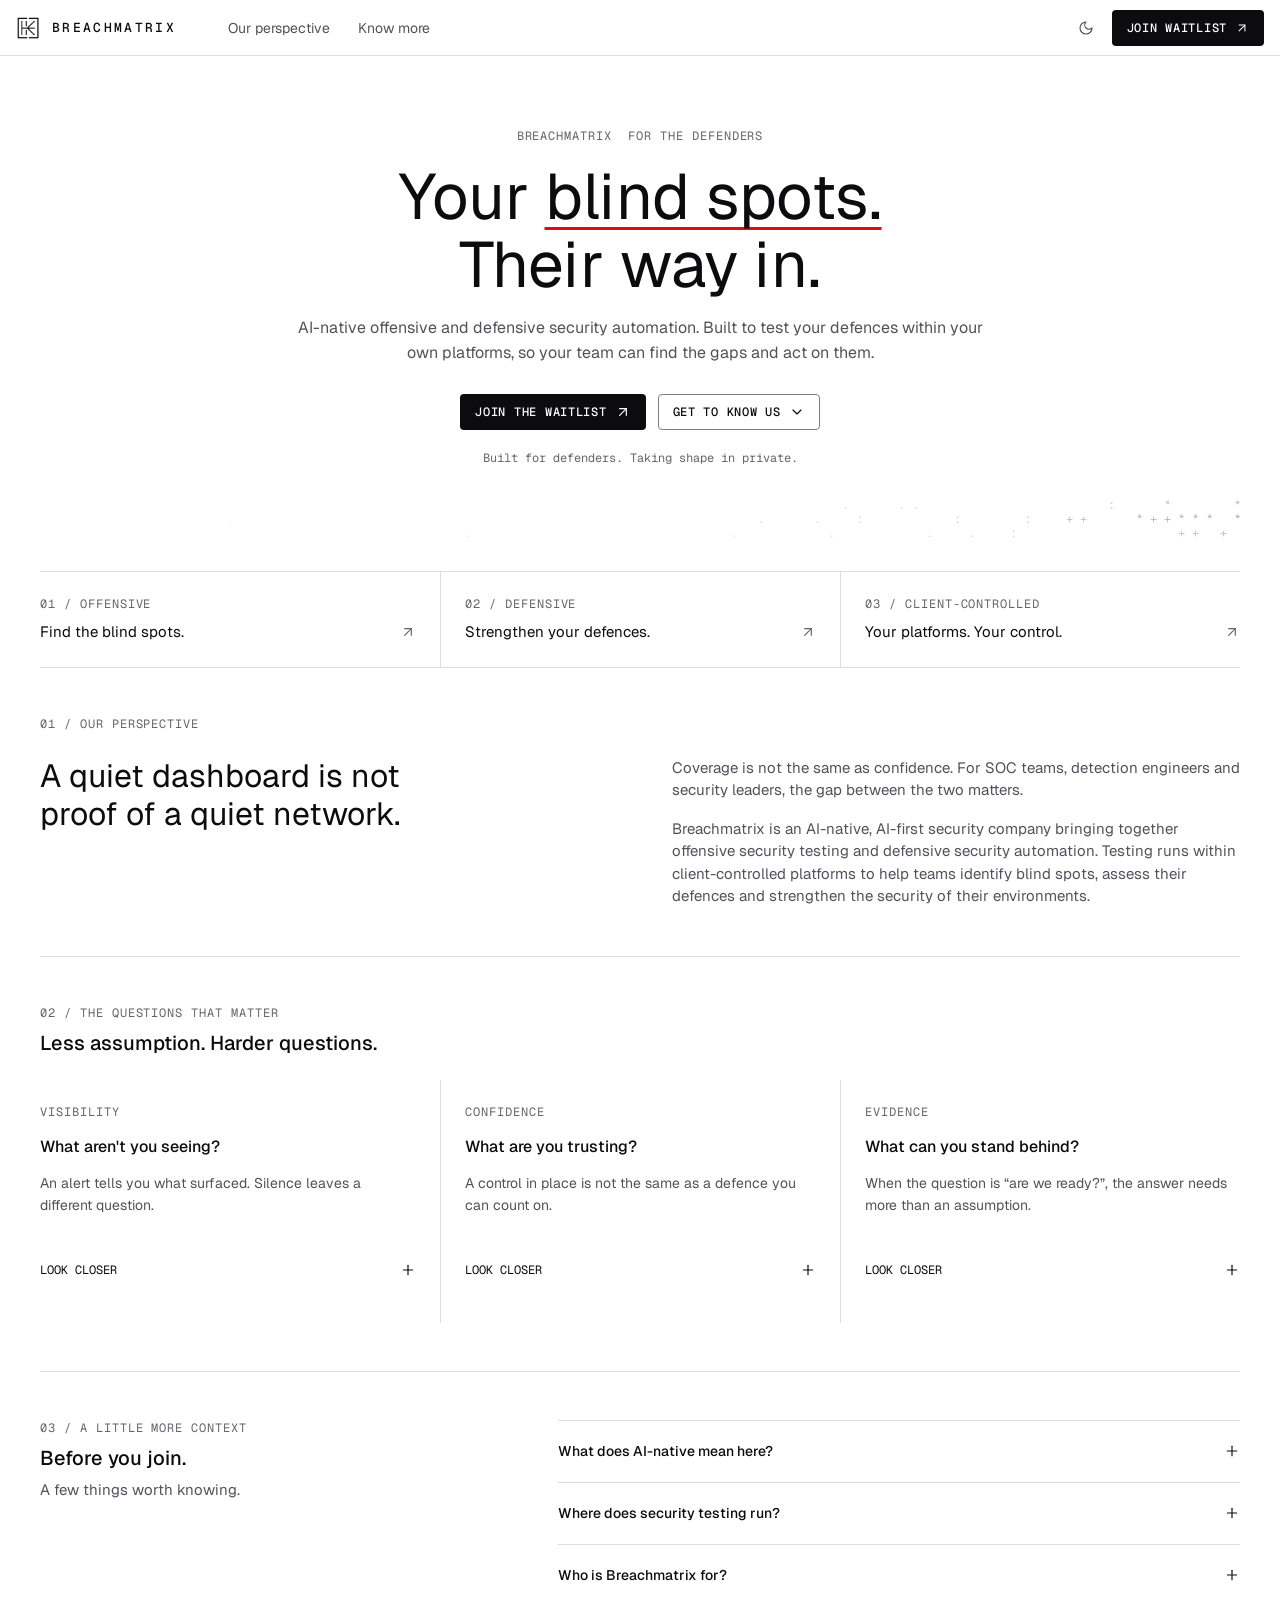
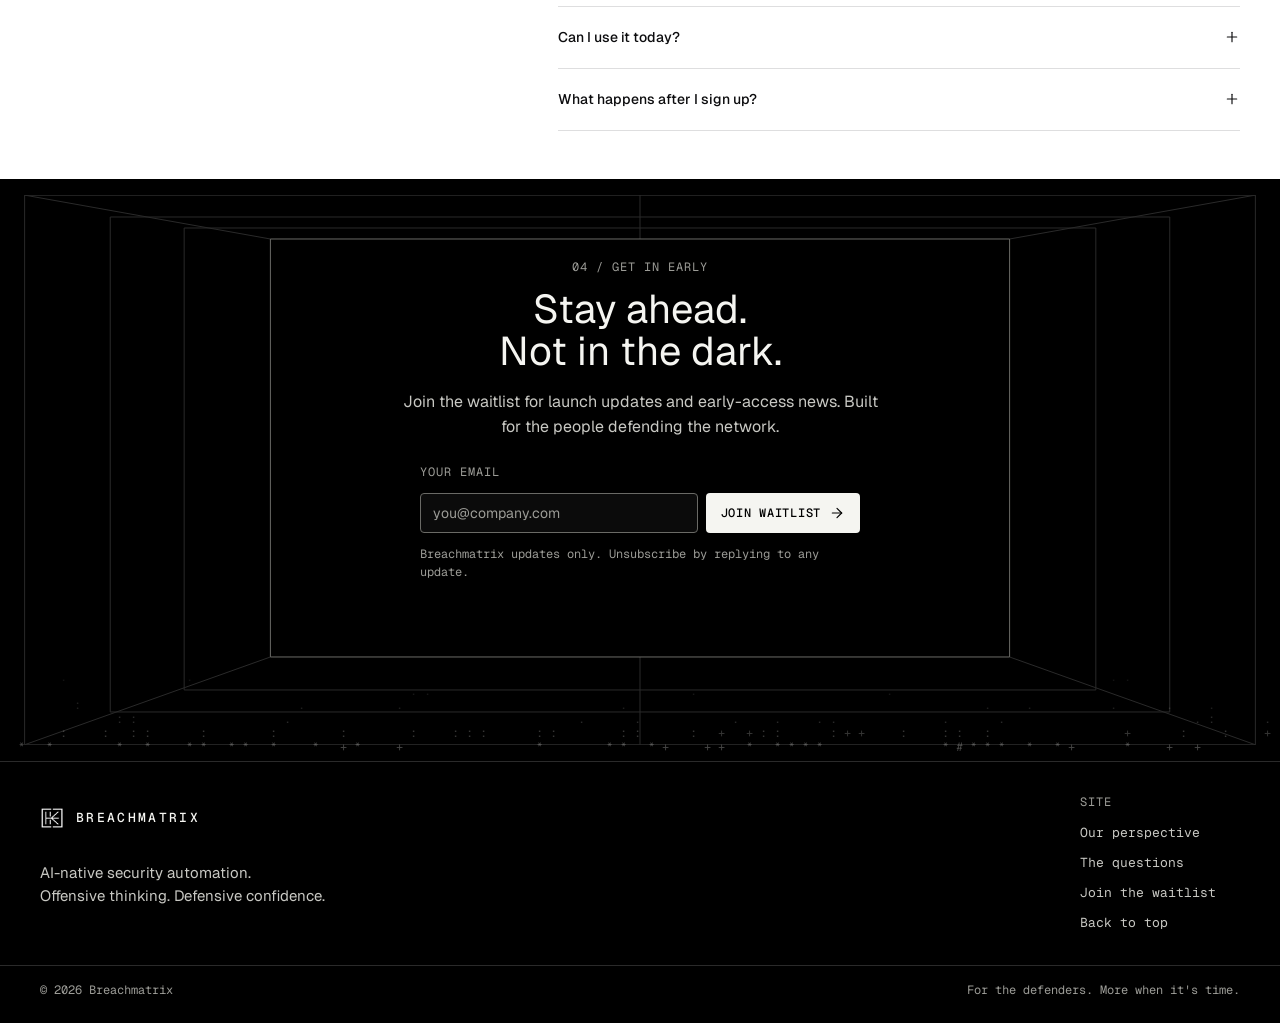
<file: site/index.html>
<!doctype html>
<html lang="en" class="light">
<head>
  <meta charset="utf-8" />
  <meta name="viewport" content="width=device-width, initial-scale=1" />
  <title>Breachmatrix | AI-Native Security Automation &amp; Testing</title>
  <meta name="description" content="Breachmatrix is an AI-native company building offensive and defensive security automation and testing within client-controlled platforms. Join the waitlist." />
  <link rel="canonical" href="https://breachmatrix.com/" />
  <meta property="og:type" content="website" />
  <meta property="og:url" content="https://breachmatrix.com/" />
  <meta property="og:site_name" content="Breachmatrix" />
  <meta property="og:title" content="Breachmatrix | AI-Native Security Automation &amp; Testing" />
  <meta property="og:description" content="AI-first offensive and defensive security automation and testing within client-controlled platforms. Built to help teams find gaps and strengthen their defences." />
  <meta property="og:image" content="https://breachmatrix.com/brand/breachmatrix-monogram-black.png" />
  <meta property="og:image:alt" content="Breachmatrix monogram" />
  <meta name="twitter:card" content="summary" />
  <meta name="twitter:title" content="Breachmatrix | AI-Native Security Automation &amp; Testing" />
  <meta name="twitter:description" content="AI-first offensive and defensive security automation and testing within client-controlled platforms. Join the Breachmatrix waitlist." />
  <script type="application/ld+json">
    {
      "@context": "https://schema.org",
      "@graph": [
        {
          "@type": "Organization",
          "@id": "https://breachmatrix.com/#organization",
          "name": "Breachmatrix",
          "url": "https://breachmatrix.com/",
          "description": "Breachmatrix is an AI-native, AI-first security company building offensive and defensive security automation and testing within client-controlled platforms.",
          "knowsAbout": [
            "Offensive security",
            "Defensive security",
            "Security automation",
            "Automated security testing",
            "AI-native cybersecurity"
          ]
        },
        {
          "@type": "WebSite",
          "@id": "https://breachmatrix.com/#website",
          "url": "https://breachmatrix.com/",
          "name": "Breachmatrix",
          "publisher": { "@id": "https://breachmatrix.com/#organization" },
          "inLanguage": "en"
        },
        {
          "@type": "WebPage",
          "@id": "https://breachmatrix.com/#webpage",
          "url": "https://breachmatrix.com/",
          "name": "Breachmatrix | AI-Native Security Automation & Testing",
          "description": "AI-first offensive and defensive security automation and testing within client-controlled platforms. Breachmatrix is in development; join the waitlist for launch updates.",
          "isPartOf": { "@id": "https://breachmatrix.com/#website" },
          "about": { "@id": "https://breachmatrix.com/#organization" },
          "inLanguage": "en"
        }
      ]
    }
  </script>
  <link rel="icon" type="image/png" href="brand/breachmatrix-monogram-black.png" media="(prefers-color-scheme: light)" />
  <link rel="icon" type="image/png" href="brand/breachmatrix-monogram-white.png" media="(prefers-color-scheme: dark)" />
  <script>
    /* Set the saved theme before first paint, so dark visitors see no flash. */
    try { if (localStorage.getItem("theme-preference") === "dark") document.documentElement.className = "dark"; } catch (e) { /* storage may be blocked */ }
  </script>
  <link rel="preconnect" href="https://fonts.googleapis.com" />
  <link rel="preconnect" href="https://fonts.gstatic.com" crossorigin />
  <link href="https://fonts.googleapis.com/css2?family=Geist:wght@300;400;500;600&family=Geist+Mono:wght@400;500&display=swap" rel="stylesheet" />
  <link rel="stylesheet" href="css/base.css?v=breachmatrix-1" />
  <link rel="stylesheet" href="css/tokens.css?v=breachmatrix-1" />
  <link rel="stylesheet" href="css/components.css?v=breachmatrix-1" />
  <link rel="stylesheet" href="css/shell.css" />
  <link rel="stylesheet" href="css/ice-kit.css" />
  <link rel="stylesheet" href="css/patterns.css?v=breachmatrix-1" />
  <link rel="stylesheet" href="css/site.css?v=ice-close-1" />
</head>
<body id="top">
<a class="ds-btn ds-btn--secondary site-skip" href="#main">Skip to content</a>

<header class="shell-header site-bar">
  <a href="#top" class="shell-brand" aria-label="Breachmatrix, back to top">
    <img class="site-light" src="brand/breachmatrix-monogram-black.png" alt="" width="24" height="24" />
    <img class="site-dark" src="brand/breachmatrix-monogram-white.png" alt="" width="24" height="24" />
    <span class="shell-brand__word">BREACHMATRIX</span>
  </a>
  <nav class="site-nav" aria-label="Main">
    <ul>
      <li><a class="shell-tabs__link" href="#perspective">Our perspective</a></li>
      <li><a class="shell-tabs__link" href="#questions">Know more</a></li>
    </ul>
  </nav>
  <div class="shell-header__spacer"></div>
  <div class="site-bar__end">
    <button type="button" class="shell-icon-btn site-theme" id="theme-toggle" aria-label="Switch to dark theme">
      <i data-lucide="moon" width="16" height="16" stroke-width="1.75"></i>
      <i data-lucide="sun" width="16" height="16" stroke-width="1.75"></i>
    </button>
    <a class="ds-btn ds-btn--primary" href="#launch">Join waitlist <i data-lucide="arrow-up-right" width="14" height="14" aria-hidden="true"></i></a>
  </div>
</header>

<main id="main" class="app-route-stage" tabindex="-1">
<div class="site-page">

  <section class="ice-hero" aria-labelledby="hero-title">
    <div class="site-hero__copy">
      <p class="ds-label ice-eyebrow"><span>Breachmatrix</span><span>For the defenders</span></p>
      <h1 class="ice-h1" id="hero-title">Your <em>blind spots.</em><br />Their way in.</h1>
      <p class="ice-lede">AI-native offensive and defensive security automation. Built to test your defences within your own platforms, so your team can find the gaps and act on them.</p>
      <div class="ice-actions site-hero__actions">
        <a class="ds-btn ds-btn--primary" href="#launch">Join the waitlist <i data-lucide="arrow-up-right" width="16" height="16" aria-hidden="true"></i></a>
        <a class="ds-btn ds-btn--secondary" href="#perspective">Get to know us <i data-lucide="chevron-down" width="16" height="16" aria-hidden="true"></i></a>
      </div>
      <p class="ds-id site-hero__note">Built for defenders. Taking shape in private.</p>
    </div>
    <div class="site-hero__ice">
      <canvas aria-hidden="true" class="ice-patch" data-ice="drift" data-ice-amount="0.9"></canvas>
    </div>
    <div class="site-pillars" aria-label="Our focus">
      <a href="#questions"><span class="ds-label">01 / Offensive</span><span>Find the blind spots.</span><i data-lucide="arrow-up-right" width="16" height="16" aria-hidden="true"></i></a>
      <a href="#questions"><span class="ds-label">02 / Defensive</span><span>Strengthen your defences.</span><i data-lucide="arrow-up-right" width="16" height="16" aria-hidden="true"></i></a>
      <a href="#perspective"><span class="ds-label">03 / Client-controlled</span><span>Your platforms. Your control.</span><i data-lucide="arrow-up-right" width="16" height="16" aria-hidden="true"></i></a>
    </div>
  </section>

  <section class="site-section site-perspective" id="perspective" aria-labelledby="problem-title" data-reveal>
    <p class="ds-label">01 / Our perspective</p>
    <h2 class="site-display" id="problem-title">A quiet dashboard is not proof of a quiet network.</h2>
    <div class="site-perspective__copy">
      <p class="site-lede">Coverage is not the same as confidence. For SOC teams, detection engineers and security leaders, the gap between the two matters.</p>
      <p class="site-lede">Breachmatrix is an AI-native, AI-first security company bringing together offensive security testing and defensive security automation. Testing runs within client-controlled platforms to help teams identify blind spots, assess their defences and strengthen the security of their environments.</p>
    </div>
  </section>

  <section class="site-section" id="questions" aria-labelledby="questions-title" data-reveal>
    <div class="site-section__head">
      <p class="ds-label">02 / The questions that matter</p>
      <h2 class="site-h2" id="questions-title">Less assumption. Harder questions.</h2>
    </div>
    <div class="site-questions">
      <article class="site-question">
        <p class="ds-label">Visibility</p>
        <h3 class="site-question__title">What aren't you seeing?</h3>
        <p class="site-question__body">An alert tells you what surfaced. Silence leaves a different question.</p>
        <details class="site-detail">
          <summary>Look closer <i data-lucide="plus" width="16" height="16" aria-hidden="true"></i></summary>
          <p>We start with what falls between the alerts: the activity that never becomes a signal, and the gaps a dashboard alone cannot explain.</p>
        </details>
      </article>
      <article class="site-question">
        <p class="ds-label">Confidence</p>
        <h3 class="site-question__title">What are you trusting?</h3>
        <p class="site-question__body">A control in place is not the same as a defence you can count on.</p>
        <details class="site-detail">
          <summary>Look closer <i data-lucide="plus" width="16" height="16" aria-hidden="true"></i></summary>
          <p>Installed is a starting point, not an answer. The question is whether your defences hold up where your team needs them most.</p>
        </details>
      </article>
      <article class="site-question">
        <p class="ds-label">Evidence</p>
        <h3 class="site-question__title">What can you stand behind?</h3>
        <p class="site-question__body">When the question is “are we ready?”, the answer needs more than an assumption.</p>
        <details class="site-detail">
          <summary>Look closer <i data-lucide="plus" width="16" height="16" aria-hidden="true"></i></summary>
          <p>Confidence should have something behind it: evidence your team can examine, discuss and use to decide what needs attention next.</p>
        </details>
      </article>
    </div>
  </section>

  <section class="site-section site-faq" aria-labelledby="faq-title" data-reveal>
    <div class="site-section__head">
      <p class="ds-label">03 / A little more context</p>
      <h2 class="site-h2" id="faq-title">Before you join.</h2>
      <p class="site-lede">A few things worth knowing.</p>
    </div>
    <div class="site-faq__list">
      <details class="site-detail">
        <summary>What does AI-native mean here? <i data-lucide="plus" width="16" height="16" aria-hidden="true"></i></summary>
        <p>AI is central to how we build Breachmatrix, not an add-on. Our focus is AI-first automation for offensive and defensive security testing, helping teams identify gaps and improve their defences.</p>
      </details>
      <details class="site-detail">
        <summary>Where does security testing run? <i data-lucide="plus" width="16" height="16" aria-hidden="true"></i></summary>
        <p>Security testing runs within client-controlled platforms. Breachmatrix is built to help secure those environments while clients retain control of their platforms.</p>
      </details>
      <details class="site-detail">
        <summary>Who is Breachmatrix for? <i data-lucide="plus" width="16" height="16" aria-hidden="true"></i></summary>
        <p>SOC teams, detection engineers and security leaders who want to question their coverage, not just count their alerts.</p>
      </details>
      <details class="site-detail">
        <summary>Can I use it today? <i data-lucide="plus" width="16" height="16" aria-hidden="true"></i></summary>
        <p>Not yet. Breachmatrix is in development. Join the waitlist to hear when there is something ready to try; we are not announcing a launch date yet.</p>
      </details>
      <details class="site-detail">
        <summary>What happens after I sign up? <i data-lucide="plus" width="16" height="16" aria-hidden="true"></i></summary>
        <p>We will keep your email for Breachmatrix updates and early-access news. Joining does not create an account or guarantee access.</p>
      </details>
    </div>
  </section>

</div>

  <section class="hk-theme-dark site-close" id="launch" aria-labelledby="launch-title">
    <svg class="site-close__lines" aria-hidden="true" focusable="false" viewBox="0 0 1000 1000" preserveAspectRatio="none">
      <g class="site-close__walls">
        <rect x="0.5" y="0.5" width="999" height="999" />
        <rect x="70" y="40" width="860" height="900" />
        <rect x="130" y="60" width="740" height="840" />
        <line x1="0" y1="0" x2="200" y2="80" />
        <line x1="1000" y1="0" x2="800" y2="80" />
        <line x1="0" y1="1000" x2="200" y2="840" />
        <line x1="1000" y1="1000" x2="800" y2="840" />
        <line x1="500" y1="0" x2="500" y2="80" />
        <line x1="500" y1="840" x2="500" y2="1000" />
      </g>
      <rect class="site-close__door" x="200" y="80" width="600" height="760" />
    </svg>
    <div class="site-close__body">
      <div class="site-close__intro">
        <p class="ds-label">04 / Get in early</p>
        <h2 class="ice-h1 site-close__title" id="launch-title">Stay ahead.<br />Not in the dark.</h2>
        <p class="ice-lede site-close__lede">Join the waitlist for launch updates and early-access news. Built for the people defending the network.</p>
      </div>
      <form class="site-waitlist" id="waitlist-form" action="/api/waitlist" method="POST">
        <input type="text" name="_honey" class="site-honeypot" tabindex="-1" autocomplete="off" aria-hidden="true" />
        <label class="ds-label" for="waitlist-email">Your email</label>
        <div class="site-waitlist__row">
          <input class="ds-input" id="waitlist-email" type="email" name="email" placeholder="you@company.com" autocomplete="email" maxlength="254" required aria-describedby="waitlist-note waitlist-status" />
          <button class="ds-btn ds-btn--primary" type="submit">Join waitlist <i data-lucide="arrow-right" width="16" height="16" aria-hidden="true"></i></button>
        </div>
        <p class="ds-id" id="waitlist-note">Breachmatrix updates only. Unsubscribe by replying to any update.</p>
        <p class="site-waitlist__status" id="waitlist-status" role="status" aria-live="polite"></p>
      </form>
    </div>
    <div class="site-close__floor">
      <canvas aria-hidden="true" class="ice-patch" data-ice="rise" data-ice-amount="1"></canvas>
    </div>
  </section>

</main>

<footer class="hk-theme-dark site-foot">
  <div class="site-foot__inner">
    <div class="site-foot__brand">
      <p class="site-foot__mark">
        <img src="brand/breachmatrix-monogram-white.png" alt="" width="24" height="24" />
        <span class="shell-brand__word">BREACHMATRIX</span>
      </p>
      <p class="site-lede">AI-native security automation.<br />Offensive thinking. Defensive confidence.</p>
    </div>
    <nav class="site-foot__nav" aria-label="Footer">
      <p class="ds-label">Site</p>
      <ul>
        <li><a href="#perspective">Our perspective</a></li>
        <li><a href="#questions">The questions</a></li>
        <li><a href="#launch">Join the waitlist</a></li>
        <li><a href="#top">Back to top</a></li>
      </ul>
    </nav>
  </div>
  <div class="site-foot__base">
    <p class="ds-id">© 2026 Breachmatrix</p>
    <p class="ds-id">For the defenders. More when it's time.</p>
  </div>
</footer>

<script src="js/icons.js?v=breachmatrix-1"></script>
<script src="js/breachmatrix-ice.js?v=prelaunch-1"></script>
<script src="js/site.js?v=waitlist-1"></script>
<script>
  // The theme switch: one button in the bar, remembered by BreachmatrixIce.setTheme.
  (function () {
    var root = document.documentElement, btn = document.getElementById("theme-toggle");
    function label() { btn.setAttribute("aria-label", root.classList.contains("dark") ? "Switch to light theme" : "Switch to dark theme"); }
    btn.addEventListener("click", function () {
      BreachmatrixIce.setTheme(root.classList.contains("dark") ? "light" : "dark"); label();
    });
    label();
  })();

</script>
</body>
</html>
</file>
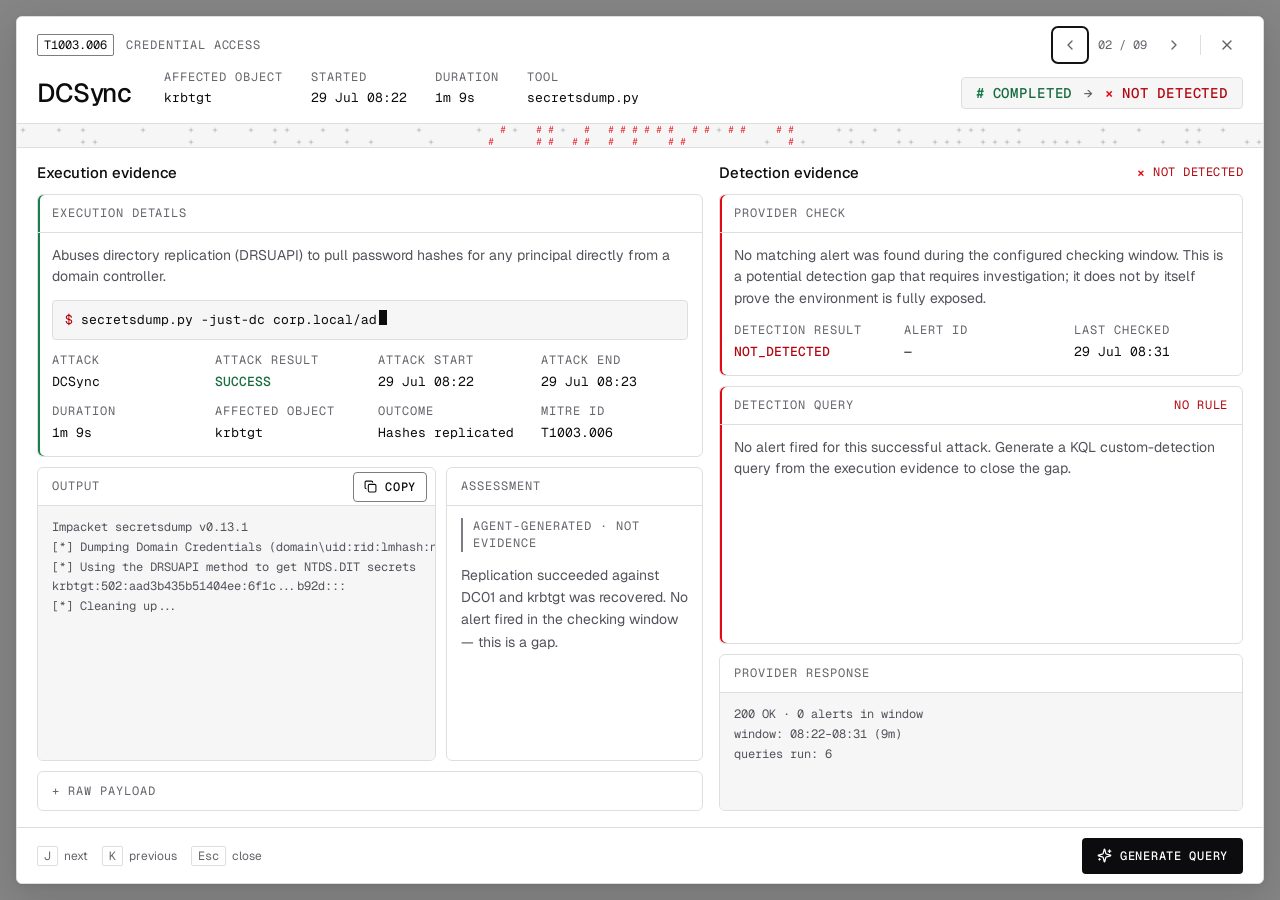
<file: .claude/skills/breachmatrix-ice-design/assets/templates/result-sheet.html>
<!doctype html>
<!--
  BREACHMATRIX result sheet: one test result, everything in view at once.
  Captured from the approved app (DCSync, a missed detection) and converted to
  plain HTML. Change the CONTENT only; keep every class and the box order.
  - Ice band state: data-ice-band="held" (detected) | "broken" (not detected) | "open" (pending)
  - Verdict steps: .rdm-verdict__step is-ok | is-run | is-bad | (none = idle)
  - The sheet must not scroll at >= 980x640; boxes scroll inside themselves.
-->
<html lang="en" class="light">
<head>
  <meta charset="utf-8" />
  <meta name="viewport" content="width=device-width, initial-scale=1" />
  <title>DCSync · BREACHMATRIX</title>
  <link href="https://fonts.googleapis.com/css2?family=Geist:wght@300;400;500;600&family=Geist+Mono:wght@400;500&display=swap" rel="stylesheet" />
  <link rel="stylesheet" href="../css/base.css" />
  <link rel="stylesheet" href="../css/tokens.css" />
  <link rel="stylesheet" href="../css/components.css" />
  <link rel="stylesheet" href="../css/ice-kit.css" />
  <link rel="stylesheet" href="../css/patterns.css" />
  <link rel="stylesheet" href="../css/result-sheet.css" />
</head>
<body>
<div role="presentation" class="ds-scrim rdm-overlay" data-popup>
<div role="dialog" aria-modal="true" aria-label="DCSync detail" class="rdm-sheet" tabindex="-1">
<header class="rdm-head">
<div class="rdm-head__bar">
<div class="rdm-head__tags">
<code class="rdm-mitre-id">T1003.006</code>
<span class="ds-label">Credential Access</span>
</div>
<div class="rdm-head__controls">
<button type="button" aria-label="Previous technique" class="hk-icon-btn">
<svg xmlns="http://www.w3.org/2000/svg" width="16" height="16" viewBox="0 0 24 24" fill="none" stroke="currentColor" stroke-width="2" stroke-linecap="round" stroke-linejoin="round" class="lucide lucide-chevron-left">
<path d="m15 18-6-6 6-6">
</path>
</svg>
</button>
<span class="rdm-position">02 / 09</span>
<button type="button" aria-label="Next technique" class="hk-icon-btn">
<svg xmlns="http://www.w3.org/2000/svg" width="16" height="16" viewBox="0 0 24 24" fill="none" stroke="currentColor" stroke-width="2" stroke-linecap="round" stroke-linejoin="round" class="lucide lucide-chevron-right">
<path d="m9 18 6-6-6-6">
</path>
</svg>
</button>
<span class="rdm-divider" aria-hidden="true">
</span>
<button type="button" aria-label="Close" class="hk-icon-btn">
<svg xmlns="http://www.w3.org/2000/svg" width="16" height="16" viewBox="0 0 24 24" fill="none" stroke="currentColor" stroke-width="2" stroke-linecap="round" stroke-linejoin="round" class="lucide lucide-x">
<path d="M18 6 6 18">
</path>
<path d="m6 6 12 12">
</path>
</svg>
</button>
</div>
</div>
<div class="rdm-head__main">
<h2 class="rdm-title">DCSync</h2>
<dl class="rdm-meta">
<div>
<dt class="ds-label">Affected object</dt>
<dd>krbtgt</dd>
</div>
<div>
<dt class="ds-label">Started</dt>
<dd>29 Jul 08:22</dd>
</div>
<div>
<dt class="ds-label">Duration</dt>
<dd>1m 9s</dd>
</div>
<div>
<dt class="ds-label">Tool</dt>
<dd>secretsdump.py</dd>
</div>
</dl>
<div class="rdm-verdict" aria-label="Completed, then Not detected">
<span class="rdm-verdict__step is-ok">
<i aria-hidden="true">
</i>Completed</span>
<span class="rdm-verdict__arrow" aria-hidden="true">→</span>
<span class="rdm-verdict__step is-bad">
<i aria-hidden="true">
</i>Not detected</span>
</div>
</div>
</header>
<div class="ice-band is-broken rdm-band" aria-hidden="true" data-ice-band="broken">
<canvas aria-hidden="true" class="ice-patch">
</canvas>
</div>
<div class="rdm-body">
<section class="rdm-col rdm-col--exec" aria-labelledby="rdm-execution-heading">
<div class="rdm-col__head">
<h3 id="rdm-execution-heading" class="rdm-col__title">Execution evidence</h3>
</div>
<div class="rdm-box rdm-box--fit" style="--rdm-accent: var(--green);">
<div class="rdm-box__head">
<span class="ds-label">Execution details</span>
</div>
<div class="rdm-box__body">
<p class="rdm-desc" title="Abuses directory replication (DRSUAPI) to pull password hashes for any principal directly from a domain controller.">Abuses directory replication (DRSUAPI) to pull password hashes for any principal directly from a domain controller.</p>
<div class="rdm-command">
<p class="rdm-command__line" data-prompt="secretsdump.py -just-dc corp.local/admin@dc01">
</p>
</div>
<div class="rdm-fields rdm-fields--4">
<div class="rdm-field">
<div class="ds-label rdm-field-label">Attack</div>
<div class="rdm-field-value ">DCSync</div>
</div>
<div class="rdm-field">
<div class="ds-label rdm-field-label">Attack result</div>
<div class="rdm-field-value rdm-field-value--strong" style="color: var(--green-text);">SUCCESS</div>
</div>
<div class="rdm-field">
<div class="ds-label rdm-field-label">Attack start</div>
<div class="rdm-field-value ">29 Jul 08:22</div>
</div>
<div class="rdm-field">
<div class="ds-label rdm-field-label">Attack end</div>
<div class="rdm-field-value ">29 Jul 08:23</div>
</div>
<div class="rdm-field">
<div class="ds-label rdm-field-label">Duration</div>
<div class="rdm-field-value ">1m 9s</div>
</div>
<div class="rdm-field">
<div class="ds-label rdm-field-label">Affected object</div>
<div class="rdm-field-value ">krbtgt</div>
</div>
<div class="rdm-field">
<div class="ds-label rdm-field-label">Outcome</div>
<div class="rdm-field-value ">Hashes replicated</div>
</div>
<div class="rdm-field">
<div class="ds-label rdm-field-label">MITRE ID</div>
<div class="rdm-field-value ">T1003.006</div>
</div>
</div>
</div>
</div>
<div class="rdm-pair">
<div class="rdm-box rdm-box--grow rdm-box--well">
<div class="rdm-box__head">
<span class="ds-label">Output</span>
<button type="button" class="ds-btn ds-btn--secondary ds-btn--sm rdm-copy-btn">
<svg xmlns="http://www.w3.org/2000/svg" width="13" height="13" viewBox="0 0 24 24" fill="none" stroke="currentColor" stroke-width="2" stroke-linecap="round" stroke-linejoin="round" class="lucide lucide-copy">
<rect width="14" height="14" x="8" y="8" rx="2" ry="2">
</rect>
<path d="M4 16c-1.1 0-2-.9-2-2V4c0-1.1.9-2 2-2h10c1.1 0 2 .9 2 2">
</path>
</svg>Copy</button>
</div>
<div class="rdm-box__body">
<pre class="rdm-scroll rdm-pre" tabindex="0" aria-label="Command output">Impacket secretsdump v0.13.1
[*] Dumping Domain Credentials (domain\uid:rid:lmhash:nthash)
[*] Using the DRSUAPI method to get NTDS.DIT secrets
krbtgt:502:aad3b435b51404ee:6f1c...b92d:::
[*] Cleaning up...</pre>
</div>
</div>
<div class="rdm-box rdm-box--grow">
<div class="rdm-box__head">
<span class="ds-label">Assessment</span>
</div>
<div class="rdm-box__body">
<p class="ds-label rdm-agent-meta">Agent-generated · not evidence</p>
<div class="rdm-scroll rdm-prose" tabindex="0" aria-label="Assessment">Replication succeeded against DC01 and krbtgt was recovered. No alert fired in the checking window — this is a gap.</div>
</div>
</div>
</div>
<details class="rdm-raw">
<summary>
<span class="ds-label">Raw payload</span>
<button type="button" class="ds-btn ds-btn--secondary ds-btn--sm rdm-copy-btn">
<svg xmlns="http://www.w3.org/2000/svg" width="13" height="13" viewBox="0 0 24 24" fill="none" stroke="currentColor" stroke-width="2" stroke-linecap="round" stroke-linejoin="round" class="lucide lucide-copy">
<rect width="14" height="14" x="8" y="8" rx="2" ry="2">
</rect>
<path d="M4 16c-1.1 0-2-.9-2-2V4c0-1.1.9-2 2-2h10c1.1 0 2 .9 2 2">
</path>
</svg>Copy</button>
</summary>
<pre class="rdm-scroll rdm-pre" tabindex="0" aria-label="Raw payload">{
  "command": "secretsdump.py -just-dc corp.local/admin@dc01",
  "attack": "DCSync",
  "attackResult": "SUCCESS",
  "detectionResult": "NOT_DETECTED",
  "outcome": "Hashes replicated",
  "affectedObject": "krbtgt",
  "output": "Impacket secretsdump v0.13.1\n[*] Dumping Domain Credentials (domain\\uid:rid:lmhash:nthash)\n[*] Using the DRSUAPI method to get NTDS.DIT secrets\nkrbtgt:502:aad3b435b51404ee:6f1c...b92d:::\n[*] Cleaning up...",
  "analysis": "Replication succeeded against DC01 and krbtgt was recovered. No alert fired in the checking window — this is a gap.",
  "attackStartTime": "2026-07-29T08:22:00Z",
  "attackEndTime": "2026-07-29T08:23:09Z",
  "mitreId": "T1003.006",
  "tactic": "Credential Access"
}</pre>
</details>
</section>
<section class="rdm-col rdm-col--det" aria-labelledby="rdm-detection-heading">
<div class="rdm-col__head">
<h3 id="rdm-detection-heading" class="rdm-col__title">Detection evidence</h3>
<span class="hk-status hk-status--mono is-bad">Not detected</span>
</div>
<div class="rdm-box rdm-box--fit" style="--rdm-accent: var(--red);">
<div class="rdm-box__head">
<span class="ds-label">Provider check</span>
</div>
<div class="rdm-box__body">
<p class="rdm-desc rdm-desc--full">No matching alert was found during the configured checking window. This is a potential detection gap that requires investigation; it does not by itself prove the environment is fully exposed.</p>
<div class="rdm-fields rdm-fields--auto">
<div class="rdm-field">
<div class="ds-label rdm-field-label">Detection result</div>
<div class="rdm-field-value rdm-field-value--strong" style="color: var(--red-text);">NOT_DETECTED</div>
</div>
<div class="rdm-field">
<div class="ds-label rdm-field-label">Alert ID</div>
<div class="rdm-field-value ">—</div>
</div>
<div class="rdm-field">
<div class="ds-label rdm-field-label">Last checked</div>
<div class="rdm-field-value ">29 Jul 08:31</div>
</div>
</div>
</div>
</div>
<div class="rdm-slot rdm-slot--query">
<div class="rdm-box rdm-box--grow" style="--rdm-accent: var(--red);">
<div class="rdm-box__head">
<span class="ds-label">Detection query</span>
<span class="rdm-query-badge" style="color: var(--red-text);">No rule</span>
</div>
<div class="rdm-box__body">
<div class="rdm-query">
<p class="rdm-desc rdm-desc--full">No alert fired for this successful attack. Generate a KQL custom-detection query from the execution evidence to close the gap.</p>
</div>
</div>
</div>
</div>
<div class="rdm-box rdm-box--grow rdm-box--well rdm-box--short">
<div class="rdm-box__head">
<span class="ds-label">Provider response</span>
</div>
<div class="rdm-box__body">
<pre class="rdm-scroll rdm-pre" tabindex="0" aria-label="Provider response">200 OK · 0 alerts in window
window: 08:22–08:31 (9m)
queries run: 6</pre>
</div>
</div>
</section>
</div>
<footer class="rdm-foot">
<span class="rdm-key-hints">
<kbd class="ds-kbd">J</kbd> next <kbd class="ds-kbd">K</kbd> previous <kbd class="ds-kbd">Esc</kbd> close</span>
<button type="button" class="ds-btn ds-btn--primary">
<svg xmlns="http://www.w3.org/2000/svg" width="15" height="15" viewBox="0 0 24 24" fill="none" stroke="currentColor" stroke-width="2" stroke-linecap="round" stroke-linejoin="round" class="lucide lucide-sparkles">
<path d="M9.937 15.5A2 2 0 0 0 8.5 14.063l-6.135-1.582a.5.5 0 0 1 0-.962L8.5 9.936A2 2 0 0 0 9.937 8.5l1.582-6.135a.5.5 0 0 1 .963 0L14.063 8.5A2 2 0 0 0 15.5 9.937l6.135 1.581a.5.5 0 0 1 0 .964L15.5 14.063a2 2 0 0 0-1.437 1.437l-1.582 6.135a.5.5 0 0 1-.963 0z">
</path>
<path d="M20 3v4">
</path>
<path d="M22 5h-4">
</path>
<path d="M4 17v2">
</path>
<path d="M5 18H3">
</path>
</svg>Generate query</button>
</footer>
</div>
</div>
<script src="../js/icons.js"></script>
<script src="../js/breachmatrix-ice.js"></script>
<script>
  // Esc / close button / scrim click close it; J and K would step to the next and previous result.
  BreachmatrixIce.openPopup(document.querySelector("[data-popup]"));
</script>
</body>
</html>
</file>
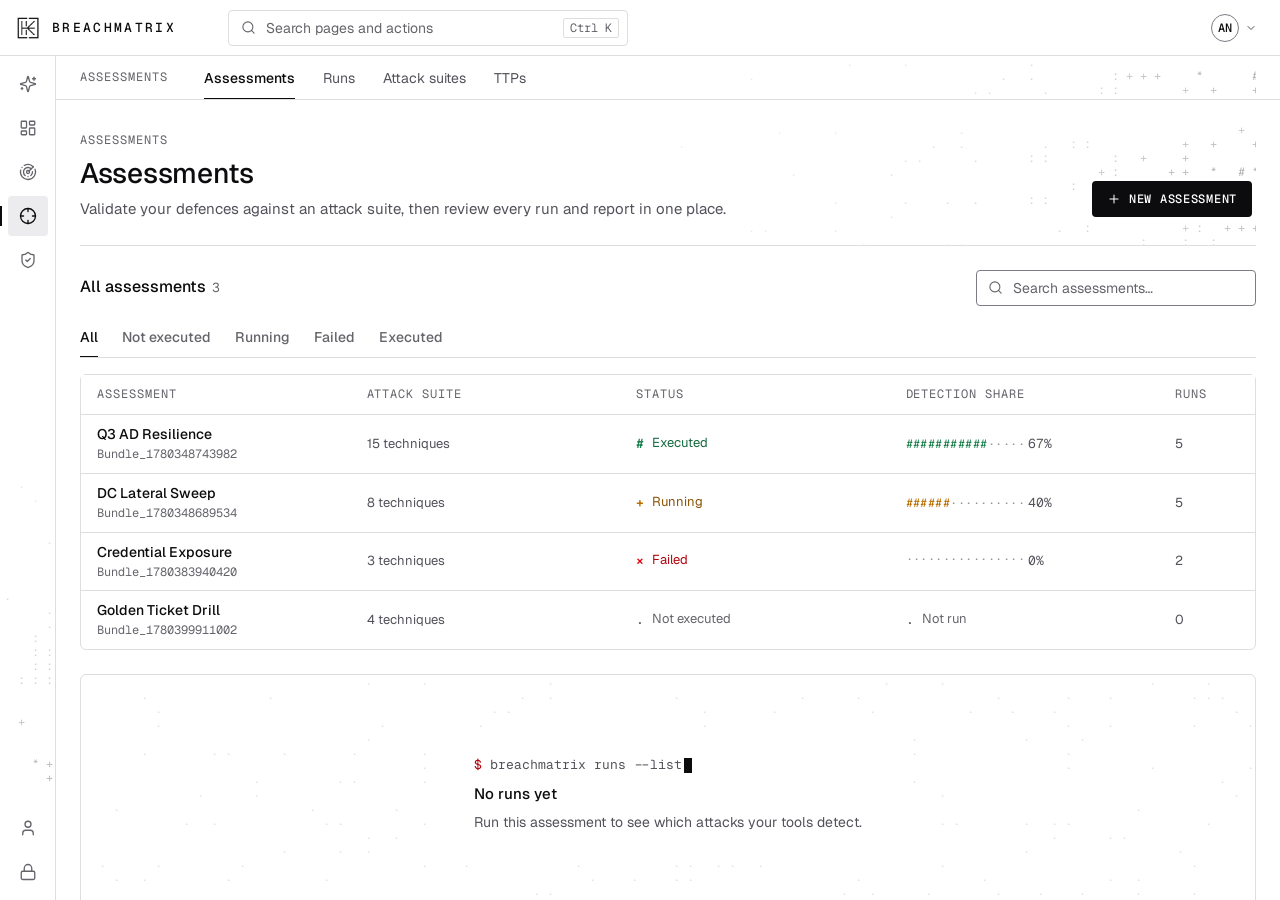
<file: .claude/skills/breachmatrix-ice-design/assets/templates/starter.html>
<!doctype html>
<!--
  BREACHMATRIX starter page. Copy this file and change ONLY the content inside
  <div class="shell-page"> (and the tab labels). Do not restyle anything:
  every class here is defined in ../css. See SKILL.md for the rules.

  Load order matters: base -> tokens -> components -> shell -> ice-kit -> patterns.
-->
<html lang="en" class="light">
<head>
  <meta charset="utf-8" />
  <meta name="viewport" content="width=device-width, initial-scale=1" />
  <title>Assessments · BREACHMATRIX</title>
  <link rel="preconnect" href="https://fonts.googleapis.com" />
  <link rel="preconnect" href="https://fonts.gstatic.com" crossorigin />
  <link href="https://fonts.googleapis.com/css2?family=Geist:wght@300;400;500;600&family=Geist+Mono:wght@400;500&display=swap" rel="stylesheet" />
  <link rel="stylesheet" href="../css/base.css" />
  <link rel="stylesheet" href="../css/tokens.css" />
  <link rel="stylesheet" href="../css/components.css" />
  <link rel="stylesheet" href="../css/shell.css" />
  <link rel="stylesheet" href="../css/ice-kit.css" />
  <link rel="stylesheet" href="../css/patterns.css" />
</head>
<body>
<div class="shell">

  <!-- ── Header (56px): brand, search, profile. Same on every page. ── -->
  <header class="shell-header">
    <a href="#" class="shell-brand" aria-label="BREACHMATRIX, go to dashboard">
      <img class="brand-light" src="../brand/breachmatrix-monogram-black.png" alt="" width="24" height="24" />
      <img class="brand-dark" src="../brand/breachmatrix-monogram-white.png" alt="" width="24" height="24" />
      <span class="shell-brand__word">BREACHMATRIX</span>
    </a>
    <button type="button" class="shell-search" aria-label="Search pages and actions (Ctrl K)">
      <i data-lucide="search" width="15" height="15" stroke-width="1.75"></i>
      <span class="shell-search__text">Search pages and actions</span>
      <kbd class="ds-kbd">Ctrl K</kbd>
    </button>
    <div class="shell-header__spacer"></div>
    <div class="profile-menu">
      <button type="button" class="profile-trigger" aria-haspopup="menu" aria-expanded="false" aria-label="Account menu for ana" id="profile-trigger">
        <span class="profile-avatar">AN</span>
        <i data-lucide="chevron-down" width="12" height="12" stroke-width="2" class="profile-trigger__caret"></i>
      </button>
      <div class="profile-menu__panel" role="menu" id="profile-panel" hidden>
        <div class="profile-menu__header">
          <p class="profile-menu__name">ana</p>
          <p class="profile-menu__sub">ana@corp.local</p>
        </div>
        <button type="button" class="nx-menu-item" role="menuitem" id="theme-item">
          <span class="nx-menu-item__icon"><i data-lucide="moon" width="14" height="14" stroke-width="1.75"></i></span>
          <span id="theme-label">Dark theme</span>
        </button>
        <button type="button" class="nx-menu-item" role="menuitem">
          <span class="nx-menu-item__icon"><i data-lucide="settings" width="14" height="14" stroke-width="1.75"></i></span>
          <span>Account settings</span>
        </button>
        <div class="nx-divider"></div>
        <button type="button" class="nx-menu-item" role="menuitem">
          <span class="nx-menu-item__icon"><i data-lucide="log-out" width="14" height="14" stroke-width="1.75"></i></span>
          <span>Sign out</span>
        </button>
      </div>
    </div>
  </header>

  <div class="shell-body">
    <!-- ── Icon rail (56px). Top group = work, bottom group = you. Ice between. ── -->
    <nav class="shell-rail" aria-label="Main">
      <div class="shell-rail__group">
        <a href="#" class="shell-rail__item" aria-label="DIXIE"><i data-lucide="sparkles" width="18" height="18" stroke-width="1.75"></i><span class="shell-rail__tip" role="tooltip">DIXIE</span></a>
        <a href="#" class="shell-rail__item" aria-label="Dashboard"><i data-lucide="layout-dashboard" width="18" height="18" stroke-width="1.75"></i><span class="shell-rail__tip" role="tooltip">Dashboard</span></a>
        <a href="#" class="shell-rail__item" aria-label="Intel"><i data-lucide="radar" width="18" height="18" stroke-width="1.75"></i><span class="shell-rail__tip" role="tooltip">Intel</span></a>
        <a href="#" class="shell-rail__item is-active" aria-label="Assessments" aria-current="page"><i data-lucide="crosshair" width="18" height="18" stroke-width="1.75"></i><span class="shell-rail__tip" role="tooltip">Assessments</span></a>
        <a href="#" class="shell-rail__item" aria-label="Rules"><i data-lucide="shield-check" width="18" height="18" stroke-width="1.75"></i><span class="shell-rail__tip" role="tooltip">Rules</span></a>
      </div>
      <div class="shell-rail__ice"><canvas aria-hidden="true" class="ice-patch" data-ice="rise" data-ice-amount="0.8"></canvas></div>
      <div class="shell-rail__group">
        <a href="#" class="shell-rail__item" aria-label="Account"><i data-lucide="user" width="18" height="18" stroke-width="1.75"></i><span class="shell-rail__tip" role="tooltip">Account</span></a>
        <a href="#" class="shell-rail__item" aria-label="Admin"><i data-lucide="lock" width="18" height="18" stroke-width="1.75"></i><span class="shell-rail__tip" role="tooltip">Admin</span></a>
      </div>
    </nav>

    <main class="shell-main">
      <!-- ── Section tabs (44px). Only when the section has 2+ pages. ── -->
      <nav class="shell-tabs" aria-label="Assessments pages">
        <span class="ds-label shell-tabs__section">Assessments</span>
        <ul class="shell-tabs__list">
          <li><a href="#" class="shell-tabs__link is-active" aria-current="page">Assessments</a></li>
          <li><a href="#" class="shell-tabs__link">Runs</a></li>
          <li><a href="#" class="shell-tabs__link">Attack suites</a></li>
          <li><a href="#" class="shell-tabs__link">TTPs</a></li>
        </ul>
        <div class="shell-tabs__ice" aria-hidden="true"><canvas aria-hidden="true" class="ice-patch" data-ice="drift" data-ice-amount="0.9"></canvas></div>
      </nav>

      <div class="shell-page">
        <div class="page">

          <!-- 1. Page head: eyebrow, title, one-line lede, actions. Ice drifts in from the right. -->
          <header class="ice-head">
            <canvas aria-hidden="true" class="ice-patch ice-head__ice" data-ice="drift" data-ice-amount="0.9"></canvas>
            <div class="ice-head__text">
              <p class="ds-label ice-head__eyebrow">Assessments</p>
              <h1 class="ice-head__title">Assessments</h1>
              <p class="ice-head__lede">Validate your defences against an attack suite, then review every run and report in one place.</p>
            </div>
            <div class="ice-head__actions">
              <button type="button" class="ds-btn ds-btn--primary"><i data-lucide="plus" width="14" height="14"></i>New assessment</button>
            </div>
          </header>

          <!-- 2. Toolbar: section title + count, spacer, search. -->
          <div class="hk-toolbar">
            <h2 class="hk-toolbar__title">All assessments<span class="hk-toolbar__count" data-scramble="3">3</span></h2>
            <span class="hk-toolbar__spacer"></span>
            <label class="hk-search">
              <i data-lucide="search" width="15" height="15"></i>
              <span class="ds-sr-only">Search assessments</span>
              <input class="ds-input" type="search" placeholder="Search assessments…" />
            </label>
          </div>

          <!-- 3. Filter tabs. -->
          <div class="ds-tabs hk-tabs" role="tablist" aria-label="Filter by status">
            <button type="button" class="ds-tab" role="tab" aria-selected="true">All</button>
            <button type="button" class="ds-tab" role="tab" aria-selected="false">Not executed</button>
            <button type="button" class="ds-tab" role="tab" aria-selected="false">Running</button>
            <button type="button" class="ds-tab" role="tab" aria-selected="false">Failed</button>
            <button type="button" class="ds-tab" role="tab" aria-selected="false">Executed</button>
          </div>

          <!-- 4. The table, in a panel. Status = ice mark + the app's own word. -->
          <section class="hk-panel">
            <div class="hk-table-scroll">
              <table class="hk-table">
                <thead><tr><th>Assessment</th><th>Attack suite</th><th>Status</th><th>Detection share</th><th style="width:96px">Runs</th></tr></thead>
                <tbody>
                  <tr class="is-clickable" tabindex="0">
                    <td><span class="hk-cell-title">Q3 AD Resilience</span><span class="hk-cell-sub">Bundle_1780348743982</span></td>
                    <td>15 techniques</td>
                    <td><span class="hk-status is-ok">Executed</span></td>
                    <td><span data-ice-meter="67" data-cells="16" data-tone="ok"></span> <span class="hk-num">67%</span></td>
                    <td class="hk-num">5</td>
                  </tr>
                  <tr class="is-clickable" tabindex="0">
                    <td><span class="hk-cell-title">DC Lateral Sweep</span><span class="hk-cell-sub">Bundle_1780348689534</span></td>
                    <td>8 techniques</td>
                    <td><span class="hk-status is-run is-pulse">Running</span></td>
                    <td><span data-ice-meter="40" data-cells="16" data-tone="run"></span> <span class="hk-num">40%</span></td>
                    <td class="hk-num">5</td>
                  </tr>
                  <tr class="is-clickable" tabindex="0">
                    <td><span class="hk-cell-title">Credential Exposure</span><span class="hk-cell-sub">Bundle_1780383940420</span></td>
                    <td>3 techniques</td>
                    <td><span class="hk-status is-bad">Failed</span></td>
                    <td><span data-ice-meter="0" data-cells="16"></span> <span class="hk-num">0%</span></td>
                    <td class="hk-num">2</td>
                  </tr>
                  <tr class="is-clickable" tabindex="0">
                    <td><span class="hk-cell-title">Golden Ticket Drill</span><span class="hk-cell-sub">Bundle_1780399911002</span></td>
                    <td>4 techniques</td>
                    <td><span class="hk-status is-idle">Not executed</span></td>
                    <td><span class="hk-status is-idle">Not run</span></td>
                    <td class="hk-num">0</td>
                  </tr>
                </tbody>
              </table>
            </div>
          </section>

          <!-- 5. An empty state: ice behind, a typed command, one sentence, one action. -->
          <div class="ice-state" style="margin-top:24px">
            <canvas aria-hidden="true" class="ice-patch" data-ice="even" data-ice-amount="0.6"></canvas>
            <div class="ice-state__body">
              <p data-prompt="breachmatrix runs --list"></p>
              <p class="ice-state__title">No runs yet</p>
              <div class="ice-state__more">Run this assessment to see which attacks your tools detect.</div>
            </div>
          </div>

        </div>
      </div>
    </main>
  </div>
</div>

<style>
  /* Starter-only glue: which monogram shows per theme, and the page width.
     In the React app Layout.tsx does both. */
  html.light .brand-dark, html.dark .brand-light { display: none; }
  .profile-menu__panel[hidden] { display: none; }
</style>
<script src="../js/icons.js"></script>
<script src="../js/breachmatrix-ice.js"></script>
<script>
  // Profile menu: open/close, Esc, outside click, and the theme switch inside it.
  (function () {
    var trigger = document.getElementById("profile-trigger"), panel = document.getElementById("profile-panel");
    function setOpen(open) { panel.hidden = !open; trigger.setAttribute("aria-expanded", String(open)); trigger.classList.toggle("is-open", open); }
    trigger.addEventListener("click", function () { setOpen(panel.hidden); });
    document.addEventListener("keydown", function (e) { if (e.key === "Escape") setOpen(false); });
    document.addEventListener("mousedown", function (e) { if (!e.target.closest(".profile-menu")) setOpen(false); });
    function label() { document.getElementById("theme-label").textContent = document.documentElement.classList.contains("dark") ? "Light theme" : "Dark theme"; }
    document.getElementById("theme-item").addEventListener("click", function () {
      BreachmatrixIce.setTheme(document.documentElement.classList.contains("dark") ? "light" : "dark"); label(); setOpen(false);
    });
    label();
  })();
</script>
</body>
</html>
</file>
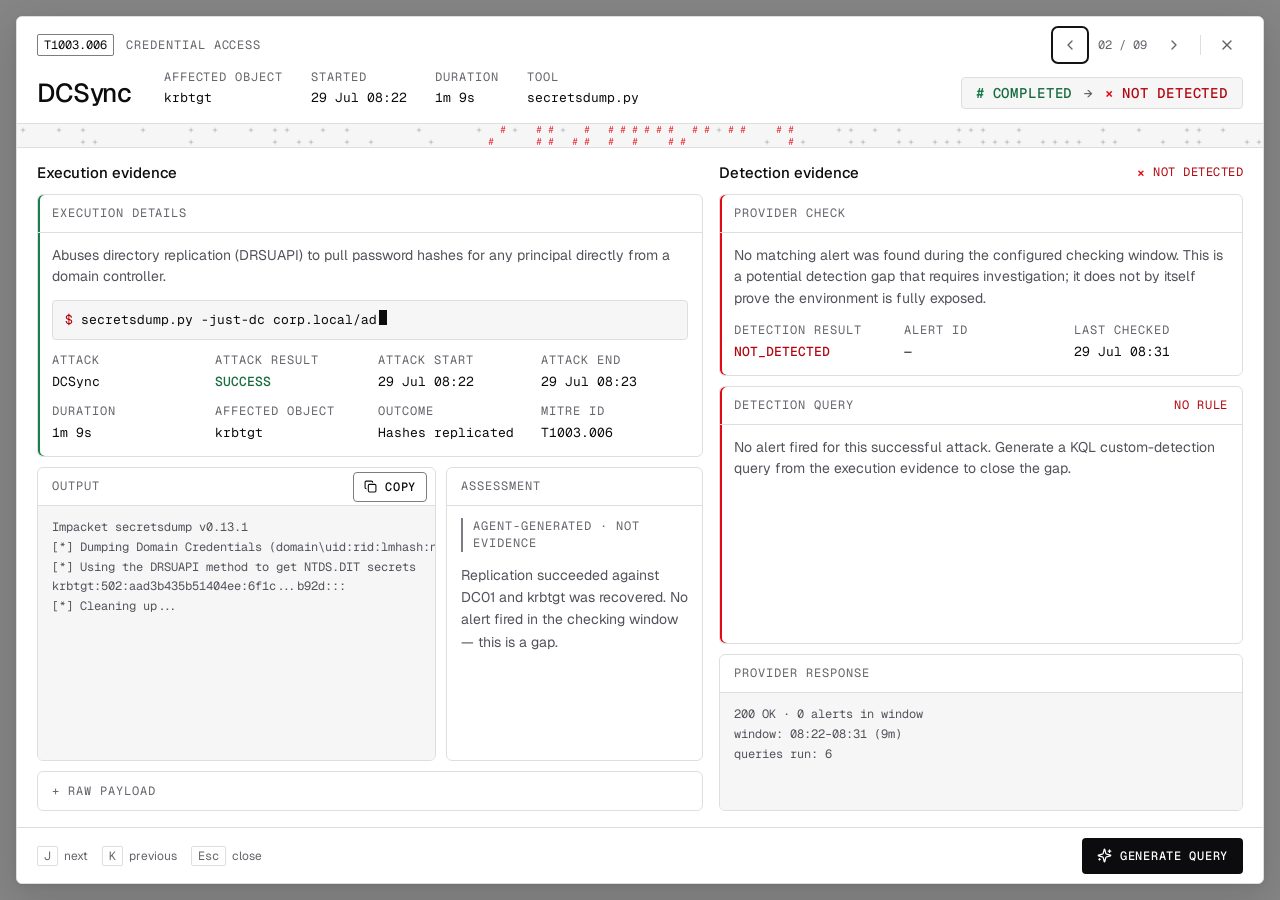
<file: .claude/skills/hosakai-ice-design/assets/templates/result-sheet.html>
<!doctype html>
<!--
  HOSAKAI result sheet: one test result, everything in view at once.
  Captured from the approved app (DCSync, a missed detection) and converted to
  plain HTML. Change the CONTENT only; keep every class and the box order.
  - Ice band state: data-ice-band="held" (detected) | "broken" (not detected) | "open" (pending)
  - Verdict steps: .rdm-verdict__step is-ok | is-run | is-bad | (none = idle)
  - The sheet must not scroll at >= 980x640; boxes scroll inside themselves.
-->
<html lang="en" class="light">
<head>
  <meta charset="utf-8" />
  <meta name="viewport" content="width=device-width, initial-scale=1" />
  <title>DCSync · HOSAKAI</title>
  <link href="https://fonts.googleapis.com/css2?family=Geist:wght@300;400;500;600&family=Geist+Mono:wght@400;500&display=swap" rel="stylesheet" />
  <link rel="stylesheet" href="../css/base.css" />
  <link rel="stylesheet" href="../css/tokens.css" />
  <link rel="stylesheet" href="../css/components.css" />
  <link rel="stylesheet" href="../css/ice-kit.css" />
  <link rel="stylesheet" href="../css/patterns.css" />
  <link rel="stylesheet" href="../css/result-sheet.css" />
</head>
<body>
<div role="presentation" class="ds-scrim rdm-overlay" data-popup>
<div role="dialog" aria-modal="true" aria-label="DCSync detail" class="rdm-sheet" tabindex="-1">
<header class="rdm-head">
<div class="rdm-head__bar">
<div class="rdm-head__tags">
<code class="rdm-mitre-id">T1003.006</code>
<span class="ds-label">Credential Access</span>
</div>
<div class="rdm-head__controls">
<button type="button" aria-label="Previous technique" class="hk-icon-btn">
<svg xmlns="http://www.w3.org/2000/svg" width="16" height="16" viewBox="0 0 24 24" fill="none" stroke="currentColor" stroke-width="2" stroke-linecap="round" stroke-linejoin="round" class="lucide lucide-chevron-left">
<path d="m15 18-6-6 6-6">
</path>
</svg>
</button>
<span class="rdm-position">02 / 09</span>
<button type="button" aria-label="Next technique" class="hk-icon-btn">
<svg xmlns="http://www.w3.org/2000/svg" width="16" height="16" viewBox="0 0 24 24" fill="none" stroke="currentColor" stroke-width="2" stroke-linecap="round" stroke-linejoin="round" class="lucide lucide-chevron-right">
<path d="m9 18 6-6-6-6">
</path>
</svg>
</button>
<span class="rdm-divider" aria-hidden="true">
</span>
<button type="button" aria-label="Close" class="hk-icon-btn">
<svg xmlns="http://www.w3.org/2000/svg" width="16" height="16" viewBox="0 0 24 24" fill="none" stroke="currentColor" stroke-width="2" stroke-linecap="round" stroke-linejoin="round" class="lucide lucide-x">
<path d="M18 6 6 18">
</path>
<path d="m6 6 12 12">
</path>
</svg>
</button>
</div>
</div>
<div class="rdm-head__main">
<h2 class="rdm-title">DCSync</h2>
<dl class="rdm-meta">
<div>
<dt class="ds-label">Affected object</dt>
<dd>krbtgt</dd>
</div>
<div>
<dt class="ds-label">Started</dt>
<dd>29 Jul 08:22</dd>
</div>
<div>
<dt class="ds-label">Duration</dt>
<dd>1m 9s</dd>
</div>
<div>
<dt class="ds-label">Tool</dt>
<dd>secretsdump.py</dd>
</div>
</dl>
<div class="rdm-verdict" aria-label="Completed, then Not detected">
<span class="rdm-verdict__step is-ok">
<i aria-hidden="true">
</i>Completed</span>
<span class="rdm-verdict__arrow" aria-hidden="true">→</span>
<span class="rdm-verdict__step is-bad">
<i aria-hidden="true">
</i>Not detected</span>
</div>
</div>
</header>
<div class="ice-band is-broken rdm-band" aria-hidden="true" data-ice-band="broken">
<canvas aria-hidden="true" class="ice-patch">
</canvas>
</div>
<div class="rdm-body">
<section class="rdm-col rdm-col--exec" aria-labelledby="rdm-execution-heading">
<div class="rdm-col__head">
<h3 id="rdm-execution-heading" class="rdm-col__title">Execution evidence</h3>
</div>
<div class="rdm-box rdm-box--fit" style="--rdm-accent: var(--green);">
<div class="rdm-box__head">
<span class="ds-label">Execution details</span>
</div>
<div class="rdm-box__body">
<p class="rdm-desc" title="Abuses directory replication (DRSUAPI) to pull password hashes for any principal directly from a domain controller.">Abuses directory replication (DRSUAPI) to pull password hashes for any principal directly from a domain controller.</p>
<div class="rdm-command">
<p class="rdm-command__line" data-prompt="secretsdump.py -just-dc corp.local/admin@dc01">
</p>
</div>
<div class="rdm-fields rdm-fields--4">
<div class="rdm-field">
<div class="ds-label rdm-field-label">Attack</div>
<div class="rdm-field-value ">DCSync</div>
</div>
<div class="rdm-field">
<div class="ds-label rdm-field-label">Attack result</div>
<div class="rdm-field-value rdm-field-value--strong" style="color: var(--green-text);">SUCCESS</div>
</div>
<div class="rdm-field">
<div class="ds-label rdm-field-label">Attack start</div>
<div class="rdm-field-value ">29 Jul 08:22</div>
</div>
<div class="rdm-field">
<div class="ds-label rdm-field-label">Attack end</div>
<div class="rdm-field-value ">29 Jul 08:23</div>
</div>
<div class="rdm-field">
<div class="ds-label rdm-field-label">Duration</div>
<div class="rdm-field-value ">1m 9s</div>
</div>
<div class="rdm-field">
<div class="ds-label rdm-field-label">Affected object</div>
<div class="rdm-field-value ">krbtgt</div>
</div>
<div class="rdm-field">
<div class="ds-label rdm-field-label">Outcome</div>
<div class="rdm-field-value ">Hashes replicated</div>
</div>
<div class="rdm-field">
<div class="ds-label rdm-field-label">MITRE ID</div>
<div class="rdm-field-value ">T1003.006</div>
</div>
</div>
</div>
</div>
<div class="rdm-pair">
<div class="rdm-box rdm-box--grow rdm-box--well">
<div class="rdm-box__head">
<span class="ds-label">Output</span>
<button type="button" class="ds-btn ds-btn--secondary ds-btn--sm rdm-copy-btn">
<svg xmlns="http://www.w3.org/2000/svg" width="13" height="13" viewBox="0 0 24 24" fill="none" stroke="currentColor" stroke-width="2" stroke-linecap="round" stroke-linejoin="round" class="lucide lucide-copy">
<rect width="14" height="14" x="8" y="8" rx="2" ry="2">
</rect>
<path d="M4 16c-1.1 0-2-.9-2-2V4c0-1.1.9-2 2-2h10c1.1 0 2 .9 2 2">
</path>
</svg>Copy</button>
</div>
<div class="rdm-box__body">
<pre class="rdm-scroll rdm-pre" tabindex="0" aria-label="Command output">Impacket secretsdump v0.13.1
[*] Dumping Domain Credentials (domain\uid:rid:lmhash:nthash)
[*] Using the DRSUAPI method to get NTDS.DIT secrets
krbtgt:502:aad3b435b51404ee:6f1c...b92d:::
[*] Cleaning up...</pre>
</div>
</div>
<div class="rdm-box rdm-box--grow">
<div class="rdm-box__head">
<span class="ds-label">Assessment</span>
</div>
<div class="rdm-box__body">
<p class="ds-label rdm-agent-meta">Agent-generated · not evidence</p>
<div class="rdm-scroll rdm-prose" tabindex="0" aria-label="Assessment">Replication succeeded against DC01 and krbtgt was recovered. No alert fired in the checking window — this is a gap.</div>
</div>
</div>
</div>
<details class="rdm-raw">
<summary>
<span class="ds-label">Raw payload</span>
<button type="button" class="ds-btn ds-btn--secondary ds-btn--sm rdm-copy-btn">
<svg xmlns="http://www.w3.org/2000/svg" width="13" height="13" viewBox="0 0 24 24" fill="none" stroke="currentColor" stroke-width="2" stroke-linecap="round" stroke-linejoin="round" class="lucide lucide-copy">
<rect width="14" height="14" x="8" y="8" rx="2" ry="2">
</rect>
<path d="M4 16c-1.1 0-2-.9-2-2V4c0-1.1.9-2 2-2h10c1.1 0 2 .9 2 2">
</path>
</svg>Copy</button>
</summary>
<pre class="rdm-scroll rdm-pre" tabindex="0" aria-label="Raw payload">{
  "command": "secretsdump.py -just-dc corp.local/admin@dc01",
  "attack": "DCSync",
  "attackResult": "SUCCESS",
  "detectionResult": "NOT_DETECTED",
  "outcome": "Hashes replicated",
  "affectedObject": "krbtgt",
  "output": "Impacket secretsdump v0.13.1\n[*] Dumping Domain Credentials (domain\\uid:rid:lmhash:nthash)\n[*] Using the DRSUAPI method to get NTDS.DIT secrets\nkrbtgt:502:aad3b435b51404ee:6f1c...b92d:::\n[*] Cleaning up...",
  "analysis": "Replication succeeded against DC01 and krbtgt was recovered. No alert fired in the checking window — this is a gap.",
  "attackStartTime": "2026-07-29T08:22:00Z",
  "attackEndTime": "2026-07-29T08:23:09Z",
  "mitreId": "T1003.006",
  "tactic": "Credential Access"
}</pre>
</details>
</section>
<section class="rdm-col rdm-col--det" aria-labelledby="rdm-detection-heading">
<div class="rdm-col__head">
<h3 id="rdm-detection-heading" class="rdm-col__title">Detection evidence</h3>
<span class="hk-status hk-status--mono is-bad">Not detected</span>
</div>
<div class="rdm-box rdm-box--fit" style="--rdm-accent: var(--red);">
<div class="rdm-box__head">
<span class="ds-label">Provider check</span>
</div>
<div class="rdm-box__body">
<p class="rdm-desc rdm-desc--full">No matching alert was found during the configured checking window. This is a potential detection gap that requires investigation; it does not by itself prove the environment is fully exposed.</p>
<div class="rdm-fields rdm-fields--auto">
<div class="rdm-field">
<div class="ds-label rdm-field-label">Detection result</div>
<div class="rdm-field-value rdm-field-value--strong" style="color: var(--red-text);">NOT_DETECTED</div>
</div>
<div class="rdm-field">
<div class="ds-label rdm-field-label">Alert ID</div>
<div class="rdm-field-value ">—</div>
</div>
<div class="rdm-field">
<div class="ds-label rdm-field-label">Last checked</div>
<div class="rdm-field-value ">29 Jul 08:31</div>
</div>
</div>
</div>
</div>
<div class="rdm-slot rdm-slot--query">
<div class="rdm-box rdm-box--grow" style="--rdm-accent: var(--red);">
<div class="rdm-box__head">
<span class="ds-label">Detection query</span>
<span class="rdm-query-badge" style="color: var(--red-text);">No rule</span>
</div>
<div class="rdm-box__body">
<div class="rdm-query">
<p class="rdm-desc rdm-desc--full">No alert fired for this successful attack. Generate a KQL custom-detection query from the execution evidence to close the gap.</p>
</div>
</div>
</div>
</div>
<div class="rdm-box rdm-box--grow rdm-box--well rdm-box--short">
<div class="rdm-box__head">
<span class="ds-label">Provider response</span>
</div>
<div class="rdm-box__body">
<pre class="rdm-scroll rdm-pre" tabindex="0" aria-label="Provider response">200 OK · 0 alerts in window
window: 08:22–08:31 (9m)
queries run: 6</pre>
</div>
</div>
</section>
</div>
<footer class="rdm-foot">
<span class="rdm-key-hints">
<kbd class="ds-kbd">J</kbd> next <kbd class="ds-kbd">K</kbd> previous <kbd class="ds-kbd">Esc</kbd> close</span>
<button type="button" class="ds-btn ds-btn--primary">
<svg xmlns="http://www.w3.org/2000/svg" width="15" height="15" viewBox="0 0 24 24" fill="none" stroke="currentColor" stroke-width="2" stroke-linecap="round" stroke-linejoin="round" class="lucide lucide-sparkles">
<path d="M9.937 15.5A2 2 0 0 0 8.5 14.063l-6.135-1.582a.5.5 0 0 1 0-.962L8.5 9.936A2 2 0 0 0 9.937 8.5l1.582-6.135a.5.5 0 0 1 .963 0L14.063 8.5A2 2 0 0 0 15.5 9.937l6.135 1.581a.5.5 0 0 1 0 .964L15.5 14.063a2 2 0 0 0-1.437 1.437l-1.582 6.135a.5.5 0 0 1-.963 0z">
</path>
<path d="M20 3v4">
</path>
<path d="M22 5h-4">
</path>
<path d="M4 17v2">
</path>
<path d="M5 18H3">
</path>
</svg>Generate query</button>
</footer>
</div>
</div>
<script src="../js/icons.js"></script>
<script src="../js/hosakai-ice.js"></script>
<script>
  // Esc / close button / scrim click close it; J and K would step to the next and previous result.
  HosakaiIce.openPopup(document.querySelector("[data-popup]"));
</script>
</body>
</html>
</file>
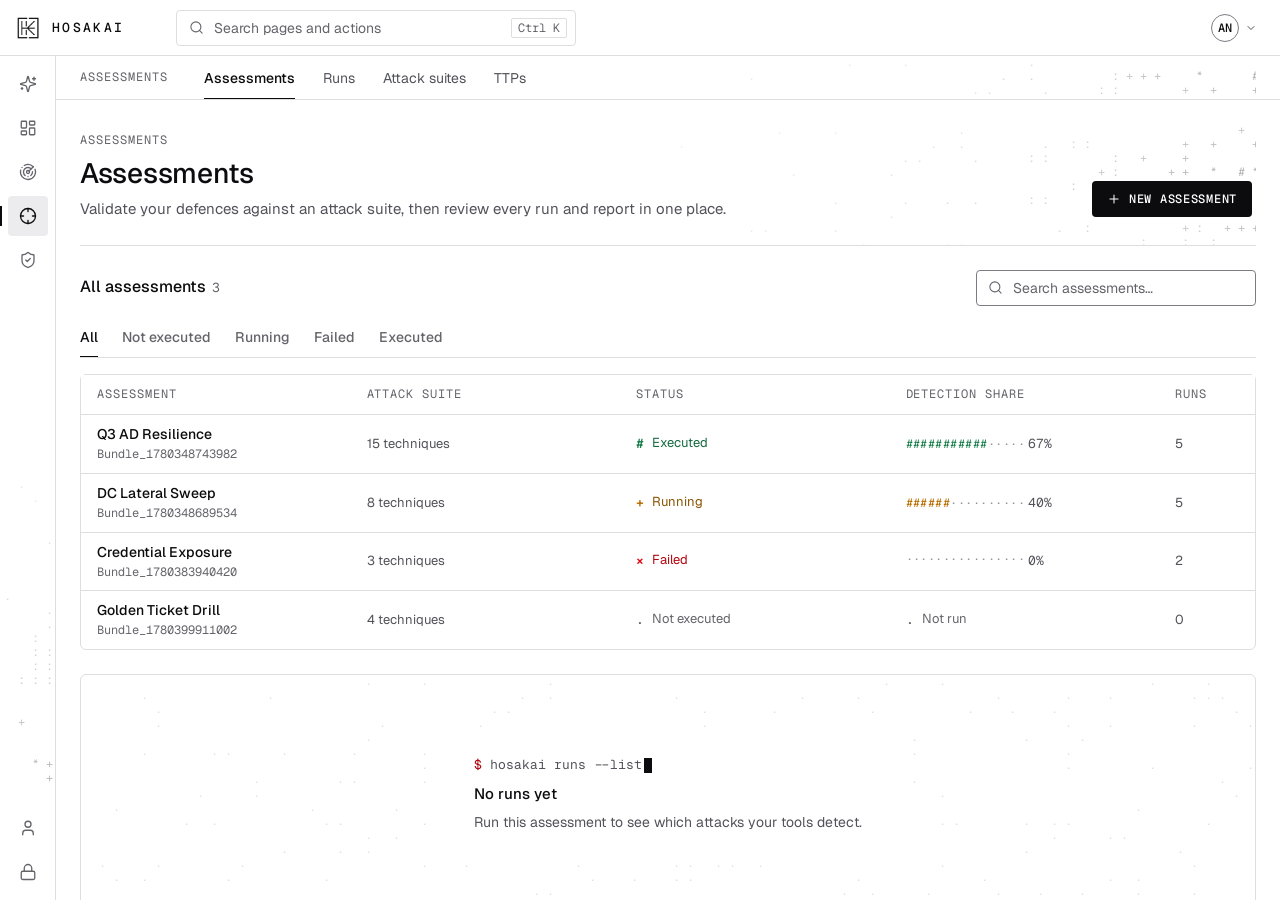
<file: .claude/skills/hosakai-ice-design/assets/templates/starter.html>
<!doctype html>
<!--
  HOSAKAI starter page. Copy this file and change ONLY the content inside
  <div class="shell-page"> (and the tab labels). Do not restyle anything:
  every class here is defined in ../css. See SKILL.md for the rules.

  Load order matters: base -> tokens -> components -> shell -> ice-kit -> patterns.
-->
<html lang="en" class="light">
<head>
  <meta charset="utf-8" />
  <meta name="viewport" content="width=device-width, initial-scale=1" />
  <title>Assessments · HOSAKAI</title>
  <link rel="preconnect" href="https://fonts.googleapis.com" />
  <link rel="preconnect" href="https://fonts.gstatic.com" crossorigin />
  <link href="https://fonts.googleapis.com/css2?family=Geist:wght@300;400;500;600&family=Geist+Mono:wght@400;500&display=swap" rel="stylesheet" />
  <link rel="stylesheet" href="../css/base.css" />
  <link rel="stylesheet" href="../css/tokens.css" />
  <link rel="stylesheet" href="../css/components.css" />
  <link rel="stylesheet" href="../css/shell.css" />
  <link rel="stylesheet" href="../css/ice-kit.css" />
  <link rel="stylesheet" href="../css/patterns.css" />
</head>
<body>
<div class="shell">

  <!-- ── Header (56px): brand, search, profile. Same on every page. ── -->
  <header class="shell-header">
    <a href="#" class="shell-brand" aria-label="HOSAKAI, go to dashboard">
      <img class="brand-light" src="../brand/hosakai-monogram-black.png" alt="" width="24" height="24" />
      <img class="brand-dark" src="../brand/hosakai-monogram-white.png" alt="" width="24" height="24" />
      <span class="shell-brand__word">HOSAKAI</span>
    </a>
    <button type="button" class="shell-search" aria-label="Search pages and actions (Ctrl K)">
      <i data-lucide="search" width="15" height="15" stroke-width="1.75"></i>
      <span class="shell-search__text">Search pages and actions</span>
      <kbd class="ds-kbd">Ctrl K</kbd>
    </button>
    <div class="shell-header__spacer"></div>
    <div class="profile-menu">
      <button type="button" class="profile-trigger" aria-haspopup="menu" aria-expanded="false" aria-label="Account menu for ana" id="profile-trigger">
        <span class="profile-avatar">AN</span>
        <i data-lucide="chevron-down" width="12" height="12" stroke-width="2" class="profile-trigger__caret"></i>
      </button>
      <div class="profile-menu__panel" role="menu" id="profile-panel" hidden>
        <div class="profile-menu__header">
          <p class="profile-menu__name">ana</p>
          <p class="profile-menu__sub">ana@corp.local</p>
        </div>
        <button type="button" class="nx-menu-item" role="menuitem" id="theme-item">
          <span class="nx-menu-item__icon"><i data-lucide="moon" width="14" height="14" stroke-width="1.75"></i></span>
          <span id="theme-label">Dark theme</span>
        </button>
        <button type="button" class="nx-menu-item" role="menuitem">
          <span class="nx-menu-item__icon"><i data-lucide="settings" width="14" height="14" stroke-width="1.75"></i></span>
          <span>Account settings</span>
        </button>
        <div class="nx-divider"></div>
        <button type="button" class="nx-menu-item" role="menuitem">
          <span class="nx-menu-item__icon"><i data-lucide="log-out" width="14" height="14" stroke-width="1.75"></i></span>
          <span>Sign out</span>
        </button>
      </div>
    </div>
  </header>

  <div class="shell-body">
    <!-- ── Icon rail (56px). Top group = work, bottom group = you. Ice between. ── -->
    <nav class="shell-rail" aria-label="Main">
      <div class="shell-rail__group">
        <a href="#" class="shell-rail__item" aria-label="DIXIE"><i data-lucide="sparkles" width="18" height="18" stroke-width="1.75"></i><span class="shell-rail__tip" role="tooltip">DIXIE</span></a>
        <a href="#" class="shell-rail__item" aria-label="Dashboard"><i data-lucide="layout-dashboard" width="18" height="18" stroke-width="1.75"></i><span class="shell-rail__tip" role="tooltip">Dashboard</span></a>
        <a href="#" class="shell-rail__item" aria-label="Intel"><i data-lucide="radar" width="18" height="18" stroke-width="1.75"></i><span class="shell-rail__tip" role="tooltip">Intel</span></a>
        <a href="#" class="shell-rail__item is-active" aria-label="Assessments" aria-current="page"><i data-lucide="crosshair" width="18" height="18" stroke-width="1.75"></i><span class="shell-rail__tip" role="tooltip">Assessments</span></a>
        <a href="#" class="shell-rail__item" aria-label="Rules"><i data-lucide="shield-check" width="18" height="18" stroke-width="1.75"></i><span class="shell-rail__tip" role="tooltip">Rules</span></a>
      </div>
      <div class="shell-rail__ice"><canvas aria-hidden="true" class="ice-patch" data-ice="rise" data-ice-amount="0.8"></canvas></div>
      <div class="shell-rail__group">
        <a href="#" class="shell-rail__item" aria-label="Account"><i data-lucide="user" width="18" height="18" stroke-width="1.75"></i><span class="shell-rail__tip" role="tooltip">Account</span></a>
        <a href="#" class="shell-rail__item" aria-label="Admin"><i data-lucide="lock" width="18" height="18" stroke-width="1.75"></i><span class="shell-rail__tip" role="tooltip">Admin</span></a>
      </div>
    </nav>

    <main class="shell-main">
      <!-- ── Section tabs (44px). Only when the section has 2+ pages. ── -->
      <nav class="shell-tabs" aria-label="Assessments pages">
        <span class="ds-label shell-tabs__section">Assessments</span>
        <ul class="shell-tabs__list">
          <li><a href="#" class="shell-tabs__link is-active" aria-current="page">Assessments</a></li>
          <li><a href="#" class="shell-tabs__link">Runs</a></li>
          <li><a href="#" class="shell-tabs__link">Attack suites</a></li>
          <li><a href="#" class="shell-tabs__link">TTPs</a></li>
        </ul>
        <div class="shell-tabs__ice" aria-hidden="true"><canvas aria-hidden="true" class="ice-patch" data-ice="drift" data-ice-amount="0.9"></canvas></div>
      </nav>

      <div class="shell-page">
        <div class="page">

          <!-- 1. Page head: eyebrow, title, one-line lede, actions. Ice drifts in from the right. -->
          <header class="ice-head">
            <canvas aria-hidden="true" class="ice-patch ice-head__ice" data-ice="drift" data-ice-amount="0.9"></canvas>
            <div class="ice-head__text">
              <p class="ds-label ice-head__eyebrow">Assessments</p>
              <h1 class="ice-head__title">Assessments</h1>
              <p class="ice-head__lede">Validate your defences against an attack suite, then review every run and report in one place.</p>
            </div>
            <div class="ice-head__actions">
              <button type="button" class="ds-btn ds-btn--primary"><i data-lucide="plus" width="14" height="14"></i>New assessment</button>
            </div>
          </header>

          <!-- 2. Toolbar: section title + count, spacer, search. -->
          <div class="hk-toolbar">
            <h2 class="hk-toolbar__title">All assessments<span class="hk-toolbar__count" data-scramble="3">3</span></h2>
            <span class="hk-toolbar__spacer"></span>
            <label class="hk-search">
              <i data-lucide="search" width="15" height="15"></i>
              <span class="ds-sr-only">Search assessments</span>
              <input class="ds-input" type="search" placeholder="Search assessments…" />
            </label>
          </div>

          <!-- 3. Filter tabs. -->
          <div class="ds-tabs hk-tabs" role="tablist" aria-label="Filter by status">
            <button type="button" class="ds-tab" role="tab" aria-selected="true">All</button>
            <button type="button" class="ds-tab" role="tab" aria-selected="false">Not executed</button>
            <button type="button" class="ds-tab" role="tab" aria-selected="false">Running</button>
            <button type="button" class="ds-tab" role="tab" aria-selected="false">Failed</button>
            <button type="button" class="ds-tab" role="tab" aria-selected="false">Executed</button>
          </div>

          <!-- 4. The table, in a panel. Status = ice mark + the app's own word. -->
          <section class="hk-panel">
            <div class="hk-table-scroll">
              <table class="hk-table">
                <thead><tr><th>Assessment</th><th>Attack suite</th><th>Status</th><th>Detection share</th><th style="width:96px">Runs</th></tr></thead>
                <tbody>
                  <tr class="is-clickable" tabindex="0">
                    <td><span class="hk-cell-title">Q3 AD Resilience</span><span class="hk-cell-sub">Bundle_1780348743982</span></td>
                    <td>15 techniques</td>
                    <td><span class="hk-status is-ok">Executed</span></td>
                    <td><span data-ice-meter="67" data-cells="16" data-tone="ok"></span> <span class="hk-num">67%</span></td>
                    <td class="hk-num">5</td>
                  </tr>
                  <tr class="is-clickable" tabindex="0">
                    <td><span class="hk-cell-title">DC Lateral Sweep</span><span class="hk-cell-sub">Bundle_1780348689534</span></td>
                    <td>8 techniques</td>
                    <td><span class="hk-status is-run is-pulse">Running</span></td>
                    <td><span data-ice-meter="40" data-cells="16" data-tone="run"></span> <span class="hk-num">40%</span></td>
                    <td class="hk-num">5</td>
                  </tr>
                  <tr class="is-clickable" tabindex="0">
                    <td><span class="hk-cell-title">Credential Exposure</span><span class="hk-cell-sub">Bundle_1780383940420</span></td>
                    <td>3 techniques</td>
                    <td><span class="hk-status is-bad">Failed</span></td>
                    <td><span data-ice-meter="0" data-cells="16"></span> <span class="hk-num">0%</span></td>
                    <td class="hk-num">2</td>
                  </tr>
                  <tr class="is-clickable" tabindex="0">
                    <td><span class="hk-cell-title">Golden Ticket Drill</span><span class="hk-cell-sub">Bundle_1780399911002</span></td>
                    <td>4 techniques</td>
                    <td><span class="hk-status is-idle">Not executed</span></td>
                    <td><span class="hk-status is-idle">Not run</span></td>
                    <td class="hk-num">0</td>
                  </tr>
                </tbody>
              </table>
            </div>
          </section>

          <!-- 5. An empty state: ice behind, a typed command, one sentence, one action. -->
          <div class="ice-state" style="margin-top:24px">
            <canvas aria-hidden="true" class="ice-patch" data-ice="even" data-ice-amount="0.6"></canvas>
            <div class="ice-state__body">
              <p data-prompt="hosakai runs --list"></p>
              <p class="ice-state__title">No runs yet</p>
              <div class="ice-state__more">Run this assessment to see which attacks your tools detect.</div>
            </div>
          </div>

        </div>
      </div>
    </main>
  </div>
</div>

<style>
  /* Starter-only glue: which monogram shows per theme, and the page width.
     In the React app Layout.tsx does both. */
  html.light .brand-dark, html.dark .brand-light { display: none; }
  .profile-menu__panel[hidden] { display: none; }
</style>
<script src="../js/icons.js"></script>
<script src="../js/hosakai-ice.js"></script>
<script>
  // Profile menu: open/close, Esc, outside click, and the theme switch inside it.
  (function () {
    var trigger = document.getElementById("profile-trigger"), panel = document.getElementById("profile-panel");
    function setOpen(open) { panel.hidden = !open; trigger.setAttribute("aria-expanded", String(open)); trigger.classList.toggle("is-open", open); }
    trigger.addEventListener("click", function () { setOpen(panel.hidden); });
    document.addEventListener("keydown", function (e) { if (e.key === "Escape") setOpen(false); });
    document.addEventListener("mousedown", function (e) { if (!e.target.closest(".profile-menu")) setOpen(false); });
    function label() { document.getElementById("theme-label").textContent = document.documentElement.classList.contains("dark") ? "Light theme" : "Dark theme"; }
    document.getElementById("theme-item").addEventListener("click", function () {
      HosakaiIce.setTheme(document.documentElement.classList.contains("dark") ? "light" : "dark"); label(); setOpen(false);
    });
    label();
  })();
</script>
</body>
</html>
</file>
<file: site/css/tokens.css>
/* BREACHMATRIX tokens. The one place colours, type, shape, motion and layers are
   set. Values and their contrast checks: docs/redesign/DESIGN_SYSTEM.md.

   The second half maps the older names (--hk-*, --fg1, --critical, the
   shadcn HSL set) onto these, so every screen follows without edits. */

:root,
html.light {
  /* Colour (light) */
  /* Neutrals: the BREACHMATRIX grey ramp. */
  --bg: #FFFFFF;
  --bg-sunk: #F6F6F7;      /* the frame (rail, tab bar) and wells */
  --well: #F6F6F7;         /* code, output and query boxes inside panels */
  --surface: #FFFFFF;
  --surface-2: #F6F6F7;
  --surface-3: #ECECEE;
  --border: #DEDEDF;
  --border-control: #7C7C84;   /* controls need 3:1; the ramp's #C6C6CA is 1.7:1 */
  --fg-1: #0C0C0E;
  --fg-2: #52525A;
  --fg-3: #64646B;         /* the ramp's #74747C is 3.9:1 on --surface-3 */
  --fg-4: #9D9DA4;         /* disabled only, never for text that must be read */
  --accent: #050506;
  --accent-fg: #FFFFFF;
  --red: #E50914;
  --red-text: #B20710;
  --red-surface: #FBE3E4;
  /* Green and amber: operational states on working pages (assessments, runs,
     agents, admin). Never on the dashboard's detected/missed story. */
  --green: #1A7F4B;
  --green-text: #166B3F;
  --green-surface: #E3F4EA;
  --amber: #B86E00;
  --amber-text: #8A5200;
  --amber-surface: #FBEFD9;
  --focus: #141417;
  --scrim: rgba(12, 12, 14, 0.5);
  --shadow-popup: 0 12px 40px rgba(12, 12, 14, 0.14), 0 2px 6px rgba(12, 12, 14, 0.06);

  /* Type */
  --font-sans: "Geist", system-ui, -apple-system, "Segoe UI", sans-serif;
  --font-mono: "Geist Mono", ui-monospace, "SF Mono", Menlo, Consolas, monospace;
  --font-display: var(--font-sans);
  --font-heading: var(--font-sans);

  /* Shape */
  --r-chip: 2px;
  --r-control: 4px;
  --r-panel: 6px;

  /* Motion */
  --motion-fast: 120ms;
  --motion-base: 200ms;
  --motion-slow: 320ms;
  --ease-out: cubic-bezier(0.16, 1, 0.3, 1);

  /* Layers */
  --z-sticky: 10;
  --z-rail: 20;
  --z-header: 30;
  --z-dixie: 40;
  --z-popover: 50;
  --z-popup: 60;
  --z-toast: 70;

  /* Layout */
  --header-h: 56px;
  --rail-w: 56px;
}

html.dark,
.hk-theme-dark {
  --bg: #000000;
  --bg-sunk: #000000;
  --well: #000000;
  --fg-4: #6A6A66;
  --accent: #F5F5F1;
  --accent-fg: #000000;
  --surface: #0B0B0B;
  --surface-2: #141414;
  --surface-3: #1C1C1C;
  --border: #2A2A2A;
  --border-control: #6A6A66;
  --fg-1: #F5F5F1;
  --fg-2: #C8C8C3;
  --fg-3: #9C9C97;
  --red-text: #FF4D57;
  --red-surface: #3A0B10;
  --green: #3DD68C;
  --green-text: #3DD68C;
  --green-surface: #0B2A1A;
  --amber: #F5A524;
  --amber-text: #F5A524;
  --amber-surface: #2E2108;
  --focus: #F5F5F1;
  --scrim: rgba(0, 0, 0, 0.72);
  --shadow-popup: none;
}

/* ── Older names, mapped ─────────────────────────────────────────────────────
   Success maps to green, warnings and high/medium severity to amber, failure
   to red; blue and slate collapse to neutrals. Page owners swap these for the
   new names as they restyle. */
:root,
html.light,
html.dark,
.hk-theme-dark {
  --hk-font-display: var(--font-sans);
  --hk-font-sans: var(--font-sans);
  --hk-font-mono: var(--font-mono);

  --hk-white: #FFFFFF;
  --hk-black: #000000;
  --hk-bg: var(--bg);
  --hk-bg-sunk: var(--bg);
  --hk-surface: var(--surface);
  --hk-surface-2: var(--surface-2);
  --hk-surface-3: var(--surface-3);
  --hk-border: var(--border);
  --hk-border-strong: var(--border-control);
  --hk-fg1: var(--fg-1);
  --hk-fg2: var(--fg-2);
  --hk-fg3: var(--fg-3);
  --hk-fg4: var(--fg-3);
  --hk-accent: var(--fg-1);
  --hk-accent-fg: var(--bg);
  --hk-secured: var(--green-text);
  --hk-signal: var(--fg-2);
  --hk-critical: var(--red-text);
  --hk-high: var(--amber-text);
  --hk-medium: var(--amber-text);
  --hk-low: var(--fg-3);
  --hk-agent-accent: var(--fg-1);
  --hk-agent-on-accent: var(--bg);
  --hk-focus: var(--focus);

  --hk-r-xs: var(--r-chip);
  --hk-r-sm: var(--r-control);
  --hk-r-md: var(--r-panel);
  --hk-r-lg: var(--r-panel);
  --hk-r-modal: var(--r-panel);
  --hk-r-full: 999px;
  --hk-shadow: none;
  --hk-shadow-md: none;
  --hk-shadow-lg: var(--shadow-popup);

  --bg-sunk: var(--bg);
  --border-hairline: var(--border);
  --border-strong: var(--border-control);
  --fg1: var(--fg-1);
  --fg2: var(--fg-2);
  --fg3: var(--fg-3);
  --fg4: var(--fg-3);
  --accent: var(--fg-1);
  --accent-fg: var(--bg);
  --accent-inv: var(--fg-1);
  --accent-inv-fg: var(--bg);
  --info: var(--fg-3);
  --signal: var(--fg-2);
  --secured: var(--green-text);
  --critical: var(--red-text);
  --high: var(--amber-text);
  --medium: var(--amber-text);
  --low: var(--fg-3);
  --agent-accent: var(--fg-1);
  --agent-on-accent: var(--bg);
  --r-xs: var(--r-chip);
  --r-sm: var(--r-control);
  --r-md: var(--r-panel);
  --r-lg: var(--r-panel);
  --r-modal: var(--r-panel);
  --r-full: 999px;
  --shadow: none;
  --shadow-md: none;
  --shadow-lg: var(--shadow-popup);
  --motion-instant: var(--motion-fast);
}

/* shadcn components (dialogs, toasts, selects) read HSL triples. */
:root,
html.light {
  --background: 0 0% 100%;
  --foreground: 240 8% 5%;
  --card: 0 0% 100%;
  --card-foreground: 240 8% 5%;
  --popover: 0 0% 100%;
  --popover-foreground: 240 8% 5%;
  --primary: 240 4% 2%;
  --primary-foreground: 0 0% 100%;
  --secondary: 240 5% 96%;
  --secondary-foreground: 240 8% 5%;
  --muted: 240 5% 96%;
  --muted-foreground: 240 3% 41%;
  --destructive: 357 92% 47%;
  --destructive-foreground: 0 0% 100%;
  --input: 240 3% 50%;
  --ring: 240 6% 8%;
  --radius: 0.375rem;
}

html.dark {
  --background: 0 0% 0%;
  --foreground: 60 17% 95%;
  --card: 0 0% 4%;
  --card-foreground: 60 17% 95%;
  --popover: 0 0% 11%;
  --popover-foreground: 60 17% 95%;
  --primary: 60 17% 95%;
  --primary-foreground: 0 0% 0%;
  --secondary: 0 0% 8%;
  --secondary-foreground: 60 17% 95%;
  --muted: 0 0% 8%;
  --muted-foreground: 60 2% 60%;
  --destructive: 357 92% 47%;
  --destructive-foreground: 0 0% 100%;
  --input: 60 2% 41%;
  --ring: 60 17% 95%;
}
</file>
<file: site/css/components.css>
/* BREACHMATRIX components (docs/redesign/DESIGN_SYSTEM.md). Pages compose these;
   they don't restyle them. */

body {
  background: var(--bg);
  color: var(--fg-1);
  font: 400 14px/1.55 var(--font-sans);
}

::selection {
  background: var(--fg-1);
  color: var(--bg);
}

/* Scrollbars stay visible so long pages show that they scroll. */
* {
  scrollbar-width: thin;
  scrollbar-color: var(--border-control) transparent;
}

/* ── Type ── */
.ds-label {
  font: 400 12px/1.4 var(--font-mono);
  letter-spacing: 0.08em;
  text-transform: uppercase;
  color: var(--fg-3);
}

.ds-id {
  font: 400 12px/1.4 var(--font-mono);
  font-variant-numeric: tabular-nums;
  color: var(--fg-3);
}

.ds-kbd {
  display: inline-flex;
  align-items: center;
  height: 20px;
  padding: 0 6px;
  border: 1px solid var(--border);
  border-radius: var(--r-chip);
  font: 400 12px/1 var(--font-mono);
  color: var(--fg-3);
  white-space: nowrap;
}

/* ── Buttons ── */
.ds-btn {
  display: inline-flex;
  align-items: center;
  justify-content: center;
  gap: 8px;
  height: 36px;
  padding: 0 14px;
  border: 1px solid transparent;
  border-radius: var(--r-control);
  font: 500 12px/1 var(--font-mono);
  letter-spacing: 0.06em;
  text-transform: uppercase;
  text-decoration: none;
  white-space: nowrap;
  cursor: pointer;
  transition: background var(--motion-fast) ease, border-color var(--motion-fast) ease,
              color var(--motion-fast) ease;
}

.ds-btn--primary {
  background: var(--fg-1);
  color: var(--bg);
}

.ds-btn--primary:hover:not(:disabled) {
  background: var(--fg-2);
}

.ds-btn--secondary {
  border-color: var(--border-control);
  background: transparent;
  color: var(--fg-1);
}

.ds-btn--secondary:hover:not(:disabled) {
  background: var(--surface-2);
}

.ds-btn--danger {
  border-color: var(--red);
  background: var(--red-surface);
  color: var(--fg-1);
}

.ds-btn:disabled {
  opacity: 0.5;
  cursor: not-allowed;
}

/* ── Panel ── */
.ds-panel {
  background: var(--surface);
  border: 1px solid var(--border);
  border-radius: var(--r-panel);
  padding: 20px;
}

/* ── Status pills: word + icon, colour last ── */
.ds-status {
  display: inline-flex;
  align-items: center;
  gap: 6px;
  height: 24px;
  padding: 0 8px;
  border: 1px solid var(--border-control);
  border-radius: var(--r-chip);
  font: 400 12px/1 var(--font-sans);
  color: var(--fg-1);
  white-space: nowrap;
}

.ds-status--partly,
.ds-status--waiting,
.ds-status--failed {
  border-style: dashed;
}

.ds-status--waiting,
.ds-status--failed {
  color: var(--fg-2);
}

.ds-status--missed {
  border-color: var(--red);
  background: var(--red-surface);
}

.ds-status--missed svg {
  color: var(--red);
}

.ds-status--none {
  border-color: transparent;
  color: var(--fg-3);
}

/* ── Tabs ── */
.ds-tabs {
  display: flex;
  gap: 24px;
  border-bottom: 1px solid var(--border);
}

.ds-tab {
  display: inline-flex;
  align-items: center;
  gap: 8px;
  height: 40px;
  margin-bottom: -1px;
  padding: 0;
  border: 0;
  border-bottom: 2px solid transparent;
  background: none;
  font: 500 14px/1 var(--font-sans);
  color: var(--fg-3);
  text-decoration: none;
  cursor: pointer;
}

.ds-tab:hover {
  color: var(--fg-1);
}

.ds-tab[aria-selected="true"],
.ds-tab.is-active {
  border-bottom-color: var(--fg-1);
  color: var(--fg-1);
}

.ds-tab__count {
  font: 400 12px/1 var(--font-mono);
  color: var(--fg-3);
}

/* ── Input ── */
.ds-input {
  height: 36px;
  padding: 0 12px;
  border: 1px solid var(--border-control);
  border-radius: var(--r-control);
  background: var(--surface);
  font: 400 14px/1 var(--font-sans);
  color: var(--fg-1);
}

.ds-input::placeholder {
  color: var(--fg-3);
}

/* ── Popup ── covers the whole app, rail and header included. */
.ds-scrim {
  position: fixed;
  inset: 0;
  z-index: var(--z-popup);
  display: flex;
  align-items: flex-start;
  justify-content: center;
  padding: 12vh 16px 16px;
  background: var(--scrim);
}

.ds-popup {
  display: flex;
  flex-direction: column;
  max-height: 100%;
  overflow: hidden;
  background: var(--surface);
  border: 1px solid var(--border);
  border-radius: var(--r-panel);
  box-shadow: var(--shadow-popup);
}

/* ── Motion: decorative, once, off under reduced motion ── */
@keyframes ds-fade-in {
  from { opacity: 0; }
  to { opacity: 1; }
}

/* Read by screen readers, not shown. */
.ds-sr-only {
  position: absolute;
  width: 1px;
  height: 1px;
  padding: 0;
  margin: -1px;
  overflow: hidden;
  clip: rect(0 0 0 0);
  white-space: nowrap;
  border: 0;
}

/* ── Toasts ──
   Bottom-left, clear of the rail, above everything but never over the header.
   A neutral card; the status is a small square mark on the left. Plain
   messages get a mono "#" in that place, the same mark the ice uses. */
[data-sonner-toaster].ds-toaster {
  z-index: var(--z-toast) !important;
}

[data-sonner-toaster].ds-toaster[data-x-position="left"] {
  left: calc(var(--rail-w) + 16px) !important;
}

.ds-toast {
  display: flex;
  align-items: flex-start;
  gap: 12px;
  width: var(--width);
  padding: 12px 40px 12px 12px;
  border: 1px solid var(--border);
  border-radius: var(--r-panel);
  background: var(--surface);
  color: var(--fg-1);
  box-shadow: var(--shadow-popup);
  font: 400 14px/1.4 var(--font-sans);
}

:root.dark .ds-toast {
  border-color: var(--border-control);
  background: var(--surface-3);
}

/* The mark: a 22px square with the icon, tinted by status. */
.ds-toast__icon {
  display: inline-flex;
  flex: none;
  align-items: center;
  justify-content: center;
  width: 22px;
  height: 22px;
  margin: 0;
  border: 1px solid var(--border-control);
  border-radius: var(--r-control);
  color: var(--fg-1);
}

.ds-toast:not(:has(.ds-toast__icon))::before {
  content: "#";
  display: inline-flex;
  flex: none;
  align-items: center;
  justify-content: center;
  width: 22px;
  height: 22px;
  border: 1px solid var(--border-control);
  border-radius: var(--r-control);
  font: 500 12px/1 var(--font-mono);
  color: var(--fg-2);
}

.ds-toast.is-success .ds-toast__icon { color: var(--green-text); background: var(--green-surface); border-color: transparent; }
.ds-toast.is-warning .ds-toast__icon { color: var(--amber-text); background: var(--amber-surface); border-color: transparent; }
.ds-toast.is-error .ds-toast__icon { color: var(--red-text); background: var(--red-surface); border-color: transparent; }
.ds-toast.is-info .ds-toast__icon { color: var(--fg-1); }

.ds-toast__content {
  display: grid;
  flex: 1;
  gap: 2px;
  min-width: 0;
  padding-top: 1px;
}

.ds-toast__title {
  font-weight: 500;
  color: var(--fg-1);
  overflow-wrap: anywhere;
}

.ds-toast__desc {
  font-size: 13px;
  color: var(--fg-2);
  overflow-wrap: anywhere;
}

.ds-toast__action {
  flex: none;
  align-self: center;
  height: 28px;
  padding: 0 10px;
  font-size: 12px;
}

[data-sonner-toast] [data-close-button].ds-toast__close {
  position: absolute !important;
  top: 10px !important;
  right: 10px !important;
  left: auto !important;
  transform: none !important;
  display: inline-flex;
  align-items: center;
  justify-content: center;
  width: 24px;
  height: 24px;
  padding: 0;
  border: 0;
  border-radius: var(--r-control);
  background: none;
  color: var(--fg-3);
  cursor: pointer;
}

[data-sonner-toast] [data-close-button].ds-toast__close:hover {
  background: var(--surface-2);
  color: var(--fg-1);
}

.ds-toast__close:focus-visible {
  outline: 2px solid var(--fg-1);
  outline-offset: 1px;
}

.ds-toast__close svg {
  width: 14px;
  height: 14px;
}

.ds-toast__spin {
  animation: spin 1s linear infinite;
}

@media (prefers-reduced-motion: reduce) {
  .ds-toast__spin { animation: none; }
  [data-sonner-toast] { transition: none !important; }
}
</file>
<file: site/css/shell.css>
/* App shell: header, icon rail, section panel, page area.
   Sizes and layers come from src/styles/tokens.css. */

.shell {
  display: grid;
  grid-template-rows: var(--header-h) minmax(0, 1fr);
  height: 100vh;
  overflow: hidden;
  background: var(--bg);
  color: var(--fg-1);
  font-family: var(--font-sans);
}

/* ── Header ── */
.shell-header {
  position: relative;
  z-index: var(--z-header);
  display: flex;
  align-items: center;
  gap: 12px;
  padding: 0 16px 0 0;
  background: var(--bg);
  border-bottom: 1px solid var(--border);
}

.shell-brand {
  display: flex;
  align-items: center;
  gap: 12px;
  height: 100%;
  padding: 0 16px;
  min-width: var(--rail-w);
  color: var(--fg-1);
  text-decoration: none;
}

.shell-brand img {
  display: block;
  width: 24px;
  height: 24px;
}

.shell-brand__word {
  font: 500 13px/1 var(--font-mono);
  letter-spacing: 0.18em;
}

.shell-search {
  display: flex;
  align-items: center;
  gap: 10px;
  flex: 0 1 400px;
  min-width: 0;
  height: 36px;
  margin-left: 24px;
  padding: 0 8px 0 12px;
  border: 1px solid var(--border);
  border-radius: var(--r-control);
  background: var(--surface);
  color: var(--fg-3);
  font: 400 14px/1 var(--font-sans);
  cursor: pointer;
}

.shell-search:hover {
  border-color: var(--border-control);
  color: var(--fg-2);
}

.shell-search__text {
  flex: 1;
  min-width: 0;
  overflow: hidden;
  text-align: left;
  text-overflow: ellipsis;
  white-space: nowrap;
}

.shell-header__spacer {
  flex: 1;
}

.shell-dixie {
  display: flex;
  align-items: center;
}

.shell-dixie:empty {
  display: none;
}

.shell-icon-btn {
  display: inline-flex;
  align-items: center;
  justify-content: center;
  width: 36px;
  height: 36px;
  padding: 0;
  border: 1px solid transparent;
  border-radius: var(--r-control);
  background: none;
  color: var(--fg-2);
  cursor: pointer;
}

.shell-icon-btn:hover {
  background: var(--surface-2);
  color: var(--fg-1);
}

.shell-icon-btn--sm {
  width: 28px;
  height: 28px;
}

/* ── Profile menu ── */
.profile-menu {
  position: relative;
}

.profile-trigger {
  display: flex;
  align-items: center;
  gap: 6px;
  height: 36px;
  padding: 0 6px 0 4px;
  border: 1px solid transparent;
  border-radius: var(--r-control);
  background: none;
  color: var(--fg-2);
  cursor: pointer;
}

.profile-trigger:hover,
.profile-trigger.is-open {
  background: var(--surface-2);
}

.profile-avatar {
  display: inline-flex;
  align-items: center;
  justify-content: center;
  width: 28px;
  height: 28px;
  border: 1px solid var(--border-control);
  border-radius: 50%;
  font: 500 12px/1 var(--font-mono);
  color: var(--fg-1);
}

.profile-menu__panel {
  position: absolute;
  top: calc(100% + 8px);
  right: 0;
  z-index: var(--z-popover);
  width: 240px;
  padding: 4px;
  background: var(--surface-3);
  border: 1px solid var(--border);
  border-radius: var(--r-panel);
  box-shadow: var(--shadow-popup);
  animation: ds-fade-in var(--motion-fast) ease-out;
}

.profile-menu__header {
  padding: 10px 10px 8px;
}

.profile-menu__name {
  margin: 0;
  font: 500 14px/1.3 var(--font-sans);
  color: var(--fg-1);
  overflow: hidden;
  text-overflow: ellipsis;
  white-space: nowrap;
}

.profile-menu__sub {
  margin: 2px 0 0;
  font: 400 12px/1.4 var(--font-mono);
  color: var(--fg-3);
  overflow: hidden;
  text-overflow: ellipsis;
  white-space: nowrap;
}

/* Menu rows. */
.nx-menu-item {
  display: flex;
  align-items: center;
  gap: 10px;
  width: 100%;
  height: 36px;
  padding: 0 10px;
  border: 0;
  border-radius: var(--r-control);
  background: none;
  color: var(--fg-1);
  font: 400 14px/1 var(--font-sans);
  text-align: left;
  cursor: pointer;
}

.nx-menu-item:hover:not(:disabled),
.nx-menu-item:focus-visible {
  background: var(--surface-2);
}

.nx-menu-item__icon {
  display: inline-flex;
  color: var(--fg-3);
}

.nx-divider {
  height: 1px;
  margin: 4px 0;
  background: var(--border);
}

/* ── Body: rail, panel, page ── */
.shell-body {
  position: relative;
  display: flex;
  min-height: 0;
}

.shell-rail {
  position: relative;
  z-index: var(--z-rail);
  display: flex;
  flex-direction: column;
  justify-content: space-between;
  flex: none;
  width: var(--rail-w);
  padding: 8px 0;
  background: var(--bg-sunk);
  border-right: 1px solid var(--border);
}

.shell-rail__group {
  display: flex;
  flex-direction: column;
  align-items: center;
  gap: 4px;
}

.shell-rail__item {
  position: relative;
  display: flex;
  align-items: center;
  justify-content: center;
  width: 40px;
  height: 40px;
  border-radius: var(--r-control);
  color: var(--fg-3);
  text-decoration: none;
}

.shell-rail__item:hover {
  background: var(--surface-2);
  color: var(--fg-1);
}

.shell-rail__item.is-active {
  background: var(--surface-3);
  color: var(--fg-1);
}

/* The active section's edge mark. */
.shell-rail__item.is-active::before {
  content: "";
  position: absolute;
  left: -8px;
  top: 10px;
  bottom: 10px;
  width: 2px;
  background: var(--fg-1);
}

.shell-rail__tip {
  position: absolute;
  left: calc(100% + 10px);
  top: 50%;
  transform: translateY(-50%);
  z-index: var(--z-popover);
  padding: 6px 8px;
  border: 1px solid var(--border);
  border-radius: var(--r-control);
  background: var(--surface-3);
  color: var(--fg-1);
  font: 400 12px/1 var(--font-sans);
  white-space: nowrap;
  pointer-events: none;
  opacity: 0;
  visibility: hidden;
}

.shell-rail__item:hover .shell-rail__tip,
.shell-rail__item:focus-visible .shell-rail__tip {
  opacity: 1;
  visibility: visible;
}

/* Section tabs: the pages inside the current section, along the top of the page. */
.shell-tabs {
  position: relative;
  display: flex;
  align-items: stretch;
  flex: none;
  gap: 24px;
  height: 44px;
  padding: 0 24px;
  overflow: hidden;
  border-bottom: 1px solid var(--border);
  background: var(--bg-sunk);
}

.shell-tabs__section {
  display: inline-flex;
  align-items: center;
  flex: none;
  color: var(--fg-3);
}

.shell-tabs__list {
  display: flex;
  align-items: stretch;
  gap: 4px;
  min-width: 0;
  margin: 0;
  padding: 0;
  overflow-x: auto;
  list-style: none;
  scrollbar-width: none;
}

.shell-tabs__list::-webkit-scrollbar { display: none; }
.shell-tabs__list li { display: flex; }

.shell-tabs__link {
  position: relative;
  display: inline-flex;
  align-items: center;
  padding: 0 12px;
  color: var(--fg-2);
  font: 400 14px/1 var(--font-sans);
  white-space: nowrap;
  text-decoration: none;
}

.shell-tabs__link:hover { color: var(--fg-1); }
.shell-tabs__link:focus-visible { outline: 2px solid var(--focus); outline-offset: -2px; border-radius: var(--r-control); }

.shell-tabs__link.is-active {
  color: var(--fg-1);
  font-weight: 500;
}

/* The active tab's underline sits on the bar's own line. */
.shell-tabs__link.is-active::after {
  content: "";
  position: absolute;
  left: 12px;
  right: 12px;
  bottom: -1px;
  height: 2px;
  background: var(--fg-1);
}

/* A little ice at the far end of the bar. */
.shell-tabs__ice {
  position: relative;
  flex: 1 1 0;
  min-width: 0;
}

@media (max-width: 720px) {
  .shell-tabs { gap: 12px; padding: 0 12px; }
  .shell-tabs__section { display: none; }
  .shell-tabs__ice { display: none; }
}

.shell-main {
  display: flex;
  flex-direction: column;
  flex: 1;
  min-width: 0;
  overflow: hidden;
  background: var(--bg);
}

.shell-page {
  flex: 1;
  min-height: 0;
  overflow-y: auto;
  overflow-x: hidden;
  padding: 24px;
}

.shell-page > * {
  max-width: 1440px;
  min-width: 0;
  margin-left: auto;
  margin-right: auto;
}

.shell-page--full {
  display: flex;
  flex-direction: column;
  overflow: hidden;
  padding: 0;
}

.shell-page--full > * {
  flex: 1;
  min-height: 0;
  max-width: none;
}

/* Arrival is a fade only. A transform or filter left on this element would
   trap every fixed popup inside the page area (audit bug 1). */
.app-route-stage {
  animation: ds-fade-in var(--motion-base) ease-out;
}

/* ── Ice in the shell: a little on every page ── */
.shell-rail__ice {
  position: relative;
  flex: 1 1 auto;
  min-height: 0;
  margin: 16px 0;
}

/* Motion is decorative: arrivals do not animate for people who ask for less. */
@media (prefers-reduced-motion: reduce) {
  .app-route-stage,
  .profile-menu__panel {
    animation: none;
  }
}
</file>
<file: site/css/ice-kit.css>
/* Shared ice. Glyphs take `color`, the accent takes `border-color`. */

.ice-patch {
  position: absolute;
  inset: 0;
  width: 100%;
  height: 100%;
  pointer-events: none;
  color: var(--fg-1);
  border: 0 solid var(--red);
  font-family: var(--font-mono);
}

/* ── Typed prompt ── */
.ice-prompt {
  display: flex;
  align-items: center;
  gap: 8px;
  margin: 0;
  font: 400 13px/20px var(--font-mono);
  color: var(--fg-2);
  white-space: pre;
  overflow: hidden;
}

.ice-prompt__sign {
  color: var(--red-text);
}

.ice-prompt__cursor {
  display: inline-block;
  width: 8px;
  height: 15px;
  margin-left: -6px;
  background: var(--fg-1);
}

.ice-prompt__cursor.is-done {
  animation: ice-blink 1s steps(1) 3 forwards;
}

@keyframes ice-blink {
  0%, 100% { opacity: 1; }
  50% { opacity: 0; }
}

/* ── Empty, loading and error states ── */
.ice-state {
  position: relative;
  display: flex;
  align-items: center;
  justify-content: center;
  min-height: 240px;
  padding: 32px 24px;
  border: 1px solid var(--border);
  border-radius: var(--r-panel, 6px);
  background: var(--surface);
  overflow: hidden;
}

.ice-state.is-compact {
  min-height: 140px;
  padding: 20px;
}

.ice-state__body {
  position: relative;
  display: grid;
  gap: 8px;
  max-width: 460px;
  padding: 16px 20px;
  background: var(--surface);
  box-shadow: 0 0 0 12px var(--surface);
}

.ice-state__title {
  margin: 0;
  font: 500 15px/1.4 var(--font-sans);
  color: var(--fg-1);
}

.ice-state__more {
  font: 400 14px/1.5 var(--font-sans);
  color: var(--fg-2);
}

.ice-state.is-error .ice-prompt__cursor {
  background: var(--red); /* hk-allow: 8px cursor mark */
}

/* ── Page head ── */
.ice-head {
  position: relative;
  display: flex;
  align-items: flex-end;
  justify-content: space-between;
  gap: 24px;
  min-height: 112px;
  padding: 8px 0 24px;
  margin-bottom: 24px;
  border-bottom: 1px solid var(--border);
}

.ice-head__ice {
  left: 35%;
  width: 65%;
}

.ice-head__text {
  position: relative;
  min-width: 0;
  max-width: 680px;
}

.ice-head__eyebrow {
  margin: 0 0 8px;
}

.ice-head__title {
  margin: 0;
  font: 500 28px/1.2 var(--font-sans);
  letter-spacing: -0.01em;
  color: var(--fg-1);
}

.ice-head__lede {
  margin: 8px 0 0;
  font: 400 15px/1.5 var(--font-sans);
  color: var(--fg-2);
}

.ice-head__actions {
  position: relative;
  display: flex;
  flex-wrap: wrap;
  gap: 8px;
  padding: 4px;
  background: var(--bg);
}

@media (max-width: 720px) {
  .ice-head { flex-direction: column; align-items: flex-start; }
  .ice-head__ice { left: 50%; width: 50%; }
}


/* ── Ice marks: status as a symbol of the ice ──
   #  solid: done, detected, healthy        green
   +  forming: running, waiting (cycles)    amber
   ×  broken: missed, failed                red
   .  nothing yet: not run, idle            grey
   Use .ice-mark, or give an existing status class the same glyphs on its
   ::before (as .hk-status does in the design skill's patterns.css). */
.ice-mark {
  display: inline-flex;
  flex: none;
  align-items: center;
  justify-content: center;
  width: 1ch;
  font: 600 13px/1 var(--font-mono);
}

.ice-mark::before { content: "."; color: var(--fg-3); }
.ice-mark.is-ok::before { content: "#"; color: var(--green); }
.ice-mark.is-run::before { content: "+"; color: var(--amber); }
.ice-mark.is-bad::before { content: "×"; color: var(--red); }
.ice-mark.is-live::before { animation: ice-forming 1.4s steps(1) infinite; }

/* The ice forming: thin to solid, over and over, while something is live. */
@keyframes ice-forming {
  0% { content: "."; }
  20% { content: ":"; }
  40% { content: "+"; }
  60% { content: "*"; }
  80% { content: "#"; }
}

/* ── Ice meter ── */
.ice-meter {
  display: inline-flex;
  font: 400 12px/1 var(--font-mono);
  letter-spacing: 0.04em;
  white-space: nowrap;
}

.ice-meter__on { color: var(--fg-1); }
.ice-meter__off { color: var(--fg-3); opacity: 0.7; }
.ice-meter.is-ok .ice-meter__on { color: var(--green); }
.ice-meter.is-run .ice-meter__on { color: var(--amber); }
.ice-meter.is-bad .ice-meter__on { color: var(--red); }

@media (prefers-reduced-motion: reduce) {
  .ice-mark.is-live::before { animation: none; }
}

/* ── Ice band: a strip that shows how a defence held ── */
.ice-band {
  position: relative;
  height: 24px;
  overflow: hidden;
}
</file>
<file: site/css/patterns.css>
/* BREACHMATRIX shared page patterns: status words with ice marks, panels, tables,
   toolbars, tabs, icon buttons, links, pager, popups and form fields.
   An exact copy of the approved Assessments kit (asm-kit.css), renamed asm- to hk-.
   Do not change values here; compose them. */

/* ── Status: an ice mark and a word ── */
.hk-status {
  display: inline-flex;
  align-items: center;
  gap: 8px;
  font: 400 13px/1.3 var(--font-sans);
  color: var(--fg-2);
  white-space: nowrap;
}

/* The mark is an ice symbol (see src/components/ice/ice.css):
   # done, + running (cycles while live), × failed or missed, . not run. */
.hk-status::before {
  content: ".";
  flex: none;
  width: 1ch;
  font: 600 13px/1 var(--font-mono);
  text-align: center;
  color: var(--fg-3);
}

.hk-status.is-ok { color: var(--green-text); }
.hk-status.is-ok::before { content: "#"; color: var(--green); }
.hk-status.is-run { color: var(--amber-text); }
.hk-status.is-run::before { content: "+"; color: var(--amber); }
.hk-status.is-bad { color: var(--red-text); }
.hk-status.is-bad::before { content: "×"; color: var(--red); }
.hk-status.is-idle { color: var(--fg-3); }
.hk-status.is-pulse::before { animation: ice-forming 1.4s steps(1) infinite; }
.hk-status--mono { font: 400 12px/1.3 var(--font-mono); letter-spacing: 0.04em; text-transform: uppercase; }


@media (prefers-reduced-motion: reduce) {
  .hk-status.is-pulse::before { animation: none; }
}

/* ── Panels and tables ── */
.hk-panel {
  min-width: 0;
  background: var(--surface);
  border: 1px solid var(--border);
  border-radius: var(--r-panel);
}

.hk-table-scroll {
  min-width: 0;
  overflow-x: auto;
}

.hk-table {
  width: 100%;
  border-collapse: collapse;
  table-layout: fixed;
}

.hk-table th {
  height: 40px;
  padding: 0 16px;
  border-bottom: 1px solid var(--border);
  background: var(--surface);
  text-align: left;
  font: 400 12px/1.4 var(--font-mono);
  letter-spacing: 0.08em;
  text-transform: uppercase;
  color: var(--fg-3);
  white-space: nowrap;
}

.hk-table td {
  height: 56px;
  padding: 10px 16px;
  border-bottom: 1px solid var(--border);
  vertical-align: middle;
  font: 400 13px/1.45 var(--font-sans);
  color: var(--fg-2);
  min-width: 0;
}

.hk-table tbody tr:last-child td { border-bottom: 0; }
.hk-table tr.is-clickable { cursor: pointer; }
.hk-table tr.is-clickable:hover td,
.hk-table tr.is-clickable:focus-visible td { background: var(--surface-2); }
.hk-table tr.is-clickable:focus-visible { outline: 2px solid var(--focus); outline-offset: -2px; }

.hk-num {
  font: 400 13px/1.4 var(--font-mono);
  font-variant-numeric: tabular-nums;
  color: var(--fg-2);
}

.hk-cell-title {
  display: block;
  font: 500 14px/1.35 var(--font-sans);
  color: var(--fg-1);
  overflow-wrap: anywhere;
}

.hk-cell-sub {
  display: block;
  margin-top: 2px;
  font: 400 12px/1.4 var(--font-mono);
  color: var(--fg-3);
  overflow: hidden;
  text-overflow: ellipsis;
  white-space: nowrap;
}

/* ── Toolbar: title, count, search ── */
.hk-toolbar {
  display: flex;
  flex-wrap: wrap;
  align-items: center;
  gap: 12px 16px;
  margin-bottom: 12px;
}

.hk-toolbar__title {
  margin: 0;
  font: 500 16px/1.3 var(--font-sans);
  color: var(--fg-1);
}

.hk-toolbar__count {
  margin-left: 6px;
  font: 400 13px/1 var(--font-mono);
  color: var(--fg-3);
}

.hk-toolbar__spacer { flex: 1; }

.hk-search {
  position: relative;
  display: flex;
  align-items: center;
  width: 280px;
  max-width: 100%;
}

.hk-search > svg {
  position: absolute;
  left: 12px;
  color: var(--fg-3);
  pointer-events: none;
}

.hk-search .ds-input {
  width: 100%;
  padding-left: 36px;
}

.ds-input:focus-visible,
.hk-search .ds-input:focus {
  outline: 2px solid var(--focus);
  outline-offset: 1px;
}

.hk-tabs {
  margin-bottom: 16px;
  overflow-x: auto;
  scrollbar-width: none;
}

.hk-tabs .ds-tab { flex: none; }
.hk-tabs .ds-tab:focus-visible { outline: 2px solid var(--focus); outline-offset: 2px; }

/* ── Buttons ── */
.hk-icon-btn {
  flex: none;
  display: inline-grid;
  place-items: center;
  width: 32px;
  height: 32px;
  padding: 0;
  border: 1px solid transparent;
  border-radius: var(--r-control);
  background: transparent;
  color: var(--fg-3);
  cursor: pointer;
}

.hk-icon-btn:hover:not(:disabled) { border-color: var(--border); background: var(--surface-2); color: var(--fg-1); }
.hk-icon-btn:focus-visible { outline: 2px solid var(--focus); outline-offset: 1px; }
.hk-icon-btn:disabled { opacity: 0.4; cursor: not-allowed; }
.hk-icon-btn.is-danger:hover:not(:disabled) { color: var(--red-text); border-color: var(--red); background: var(--red-surface); }

.ds-btn:focus-visible { outline: 2px solid var(--focus); outline-offset: 2px; }
.ds-btn--sm { height: 30px; padding: 0 10px; }

.hk-link {
  display: inline-flex;
  align-items: center;
  gap: 6px;
  padding: 0;
  border: 0;
  background: none;
  font: 400 13px/1.4 var(--font-sans);
  color: var(--fg-2);
  text-decoration: underline;
  text-underline-offset: 3px;
  text-decoration-color: var(--border-control);
  cursor: pointer;
}

.hk-link:hover { color: var(--fg-1); text-decoration-color: var(--fg-1); }
.hk-link:focus-visible { outline: 2px solid var(--focus); outline-offset: 2px; }

/* ── Inline notices ── */
.hk-note {
  display: flex;
  align-items: center;
  gap: 12px;
  padding: 10px 14px;
  border: 1px solid var(--border);
  border-radius: var(--r-panel);
  background: var(--surface);
  font: 400 13px/1.5 var(--font-sans);
  color: var(--fg-2);
}

.hk-note > svg { flex: none; color: var(--fg-3); }
.hk-note > span { flex: 1; min-width: 0; }
.hk-note.is-error { border-color: var(--red); background: var(--red-surface); color: var(--fg-1); }
.hk-note.is-error > svg { color: var(--red); }
.hk-note.is-warn { border-color: var(--amber); background: var(--amber-surface); color: var(--fg-1); }
.hk-note.is-warn > svg { color: var(--amber); }

/* ── Pager ── */
.hk-pager {
  display: flex;
  flex-wrap: wrap;
  align-items: center;
  justify-content: space-between;
  gap: 12px;
  padding: 12px 16px;
  border-top: 1px solid var(--border);
  font: 400 12px/1.4 var(--font-mono);
  color: var(--fg-3);
}

.hk-pager__controls { display: flex; align-items: center; gap: 12px; }
.hk-pager__btns { display: flex; align-items: center; gap: 4px; }

.hk-pager select {
  height: 30px;
  padding: 0 8px;
  border: 1px solid var(--border-control);
  border-radius: var(--r-control);
  background: var(--surface);
  font: 400 12px/1 var(--font-mono);
  color: var(--fg-1);
  cursor: pointer;
}

.hk-pager button,
.hk-pager__page {
  display: inline-grid;
  place-items: center;
  min-width: 30px;
  height: 30px;
  padding: 0 6px;
  border: 1px solid var(--border);
  border-radius: var(--r-control);
  background: var(--surface);
  font: 400 12px/1 var(--font-mono);
  color: var(--fg-2);
  cursor: pointer;
}

.hk-pager button:hover:not(:disabled) { background: var(--surface-2); color: var(--fg-1); }
.hk-pager button:disabled { opacity: 0.4; cursor: not-allowed; }
.hk-pager button:focus-visible,
.hk-pager select:focus-visible { outline: 2px solid var(--focus); outline-offset: 1px; }
.hk-pager__page { border-color: var(--fg-1); color: var(--fg-1); cursor: default; }

/* ── Popups ── */
.hk-scrim {
  align-items: center;
  padding: 24px 16px;
  animation: ds-fade-in var(--motion-slow) ease;
}

.hk-pop {
  max-height: min(860px, 100%);
}

.hk-pop:focus { outline: none; }

.hk-pop__head {
  flex: none;
  display: flex;
  align-items: flex-start;
  gap: 12px;
  padding: 16px 16px 16px 20px;
  border-bottom: 1px solid var(--border);
}

.hk-pop__icon {
  flex: none;
  display: grid;
  place-items: center;
  width: 32px;
  height: 32px;
  border: 1px solid var(--border);
  border-radius: var(--r-control);
  color: var(--fg-2);
}

.hk-pop__icon.is-danger { border-color: var(--red); background: var(--red-surface); color: var(--red); }

.hk-pop__titles { flex: 1; min-width: 0; padding-top: 4px; }

.hk-pop__title {
  margin: 0;
  font: 500 16px/1.35 var(--font-sans);
  color: var(--fg-1);
  overflow-wrap: anywhere;
}

.hk-pop__sub {
  margin: 4px 0 0;
  font: 400 12px/1.4 var(--font-mono);
  color: var(--fg-3);
}

.hk-pop__body {
  flex: 1 1 auto;
  min-height: 0;
  overflow-y: auto;
  padding: 20px;
  display: flex;
  flex-direction: column;
  gap: 16px;
  font: 400 14px/1.55 var(--font-sans);
  color: var(--fg-2);
}

.hk-pop__body > p { margin: 0; }
.hk-pop__body strong { font-weight: 500; color: var(--fg-1); }

.hk-pop__foot {
  flex: none;
  display: flex;
  flex-wrap: wrap;
  align-items: center;
  justify-content: flex-end;
  gap: 8px;
  padding: 12px 20px;
  border-top: 1px solid var(--border);
}

.hk-pop__foot-note {
  flex: 1;
  min-width: 0;
  font: 400 12px/1.4 var(--font-mono);
  color: var(--fg-3);
}

/* ── Form fields ── */
.hk-field { display: grid; gap: 6px; min-width: 0; }

.hk-field__label {
  display: flex;
  flex-wrap: wrap;
  align-items: baseline;
  gap: 8px;
}

.hk-field__hint {
  font: 400 12px/1.4 var(--font-sans);
  color: var(--fg-3);
}

.hk-field .ds-input,
.hk-field select.ds-input,
.hk-field textarea.ds-input { width: 100%; box-sizing: border-box; }

.hk-field textarea.ds-input {
  height: auto;
  min-height: 84px;
  padding: 10px 12px;
  font: 400 13px/1.5 var(--font-mono);
  resize: vertical;
}

.hk-field select.ds-input { cursor: pointer; }
.hk-field .ds-input:focus { outline: 2px solid var(--focus); outline-offset: 1px; }

.hk-error-text {
  margin: 0;
  font: 400 13px/1.45 var(--font-sans);
  color: var(--red-text);
}

/* ── Chips used as filters ── */
.hk-chips { display: flex; flex-wrap: wrap; gap: 6px; }

.hk-chip {
  height: 28px;
  padding: 0 10px;
  border: 1px solid var(--border-control);
  border-radius: var(--r-chip);
  background: transparent;
  font: 400 12px/1 var(--font-mono);
  letter-spacing: 0.04em;
  color: var(--fg-2);
  cursor: pointer;
}

.hk-chip:hover { color: var(--fg-1); background: var(--surface-2); }
.hk-chip[aria-pressed="true"] { border-color: var(--fg-1); background: var(--fg-1); color: var(--bg); }
.hk-chip:focus-visible { outline: 2px solid var(--focus); outline-offset: 2px; }

.hk-tag {
  display: inline-flex;
  align-items: center;
  height: 20px;
  padding: 0 6px;
  border: 1px solid var(--border);
  border-radius: var(--r-chip);
  font: 400 12px/1 var(--font-mono);
  letter-spacing: 0.04em;
  color: var(--fg-3);
  white-space: nowrap;
}

/* ── Toasts without a library (BreachmatrixIce.toast). Same card as the React
   toaster (components.css .ds-toast); this only adds the stack. ── */
.hk-toasts {
  position: fixed;
  left: calc(var(--rail-w) + 16px);
  bottom: 16px;
  z-index: var(--z-toast);
  display: flex;
  flex-direction: column;
  gap: 8px;
  width: min(356px, calc(100vw - var(--rail-w) - 32px));
}

.hk-toast {
  position: relative;
  width: 100%;
  animation: ds-fade-in var(--motion-base) ease;
}

.hk-toast__close {
  position: absolute;
  top: 10px;
  right: 10px;
  display: inline-grid;
  place-items: center;
  width: 24px;
  height: 24px;
  border-radius: var(--r-control);
  color: var(--fg-3);
}

.hk-toast__close:hover { background: var(--surface-2); color: var(--fg-1); }
.hk-toast__close:focus-visible { outline: 2px solid var(--focus); outline-offset: 1px; }

@media (prefers-reduced-motion: reduce) {
  .hk-toast { animation: none; }
}
</file>
<file: site/css/site.css>
/* Breachmatrix prelaunch site. Load after the shared design-system styles. */
.ice-hero {
  display: grid;
  grid-template-columns: minmax(0, 1fr);
  position: relative;
  align-items: center;
  gap: 32px;
  padding: 48px 0 0;
}

.ice-eyebrow {
  display: flex;
  flex-wrap: wrap;
  gap: 8px 16px;
  margin: 0;
}

.ice-h1 {
  margin: 18px 0 0;
  font: 400 64px/1.06 var(--font-sans);
  letter-spacing: 0;
  color: var(--fg-1);
  text-wrap: balance;
  outline: none;
}

.ice-h1 em {
  font-style: normal;
  text-decoration: underline 3px var(--red);
  text-underline-offset: 8px;
  text-decoration-skip-ink: none;
}

.ice-lede {
  max-width: 56ch;
  margin: 18px 0 0;
  font: 400 16px/1.55 var(--font-sans);
  color: var(--fg-2);
  text-wrap: pretty;
}

.ice-actions {
  display: flex;
  flex-wrap: wrap;
  gap: 10px;
  margin-top: 28px;
}

@media (max-width: 1100px) {
  .ice-hero { gap: 24px; }
}

/* ── 2. Public-site glue ── */

html { scroll-padding-top: calc(var(--header-h) + 24px); scroll-behavior: smooth; }

/* Skip link: off screen until it has focus. */
.site-skip {
  position: absolute;
  top: 8px;
  left: 8px;
  z-index: var(--z-popover);
  background: var(--bg);
}

.site-skip:not(:focus) {
  clip: rect(0 0 0 0);
  overflow: hidden;
  width: 1px;
  height: 1px;
  padding: 0;
  border: 0;
}

/* The bar: the app header (shell.css), made sticky. No search, no rail. */
.site-bar {
  position: sticky;
  top: 0;
  height: var(--header-h);
  gap: 24px;
}

.site-bar .shell-brand:focus-visible,
.site-bar .shell-icon-btn:focus-visible {
  outline: 2px solid var(--focus);
  outline-offset: -2px;
  border-radius: var(--r-control);
}

.site-nav {
  display: flex;
  align-self: stretch;
}

.site-nav ul {
  display: flex;
  align-items: stretch;
  gap: 4px;
}

.site-nav li { display: flex; }

.site-bar__end {
  display: flex;
  align-items: center;
  gap: 8px;
}

/* One icon per theme: the moon offers dark, the sun offers light. */
html.dark .site-theme .lucide-moon,
html:not(.dark) .site-theme .lucide-sun,
html.dark .site-light,
html:not(.dark) .site-dark { display: none; }

/* Page width and padding: the page area's numbers from typography-layout.md. */
.site-page {
  max-width: 1280px;
  margin: 0 auto;
  padding: 24px 40px 0;
}

.site-section {
  display: grid;
  gap: 24px;
  padding: 48px 0;
  border-top: 1px solid var(--border);
}

main:focus { outline: none; }

.site-section__head {
  display: grid;
  align-content: start;
  gap: 8px;
}

.site-h2 {
  font: 500 20px/1.3 var(--font-sans);
  color: var(--fg-1);
  text-wrap: balance;
}

.site-lede {
  max-width: 62ch;
  font: 400 15px/1.5 var(--font-sans);
  color: var(--fg-2);
  text-wrap: pretty;
}

.site-hero__actions { align-items: center; justify-content: center; gap: 12px; }

.site-hero__copy { position: relative; width: 100%; max-width: 880px; margin: 0 auto; text-align: center; }
.site-hero__copy .ice-eyebrow { justify-content: center; }
.site-hero__copy .ice-lede { max-width: 64ch; margin-left: auto; margin-right: auto; }
.site-hero__note { margin-top: 20px; color: var(--fg-3); }

.site-hero__ice {
  position: relative;
  height: 40px;
  pointer-events: none;
}

.site-pillars { display: grid; grid-template-columns: repeat(3, minmax(0, 1fr)); border-top: 1px solid var(--border); }
.site-pillars a { display: grid; grid-template-columns: minmax(0, 1fr) 16px; gap: 8px 16px; padding: 24px; border-left: 1px solid var(--border); color: var(--fg-1); transition: background-color var(--motion-fast); }
.site-pillars a:first-child { border-left: 0; padding-left: 0; }
.site-pillars a:last-child { padding-right: 0; }
.site-pillars .ds-label { grid-column: 1 / -1; }
.site-pillars a > span:not(.ds-label) { font: 400 15px/1.5 var(--font-sans); }
.site-pillars svg { align-self: center; color: var(--fg-3); }
.site-pillars a:hover { background: var(--surface-2); }
.site-pillars a:focus-visible { outline: 2px solid var(--focus); outline-offset: -2px; }
.site-perspective { grid-template-columns: minmax(0, 1fr) minmax(0, 1fr); column-gap: 64px; }
.site-perspective > .ds-label { grid-column: 1 / -1; }
.site-perspective__copy { display: grid; align-content: start; gap: 16px; }

/* The problem: one sentence at the display size (sign-in headline). */
.site-display {
  max-width: 24ch;
  font: 400 32px/1.2 var(--font-sans);
  letter-spacing: 0;
  color: var(--fg-1);
  text-wrap: balance;
}

/* Three public-facing questions, not a product walkthrough. */
.site-questions {
  display: grid;
  grid-template-columns: repeat(3, minmax(0, 1fr));
  gap: 0;
}

.site-question {
  display: grid;
  align-content: start;
  gap: 16px;
  padding: 24px;
  border-left: 1px solid var(--border);
}

.site-question:first-child { padding-left: 0; border-left: 0; }
.site-question:last-child { padding-right: 0; }

.site-detail { border-bottom: 1px solid var(--border); }
.site-detail summary {
  display: flex;
  justify-content: space-between;
  align-items: center;
  gap: 24px;
  padding: 20px 0;
  list-style: none;
  cursor: pointer;
  color: var(--fg-1);
  font: 500 14px/1.5 var(--font-sans);
}
.site-detail summary::-webkit-details-marker { display: none; }
.site-detail summary:hover { color: var(--fg-2); }
.site-detail summary:focus-visible { outline: 2px solid var(--focus); outline-offset: 4px; }
.site-detail summary svg { flex-shrink: 0; }
.site-detail[open] summary svg { transform: rotate(45deg); }
.site-detail p { padding-bottom: 24px; color: var(--fg-2); font: 400 14px/1.6 var(--font-sans); }
.site-detail[open] p { animation: site-arrive var(--motion-base) var(--ease-out); }
.site-question .site-detail { margin-top: 8px; border-bottom: 0; }
.site-question .site-detail summary { font: 400 12px/1.5 var(--font-mono); text-transform: uppercase; }
.site-faq { grid-template-columns: minmax(0, 0.8fr) minmax(0, 1.2fr); gap: 64px; padding: 48px 0; }
.site-faq__list .site-detail:first-child { border-top: 1px solid var(--border); }

.site-question__title {
  font: 500 16px/1.3 var(--font-sans);
  color: var(--fg-1);
}

.site-question__body {
  max-width: 56ch;
  color: var(--fg-2);
}

.site-close {
  position: relative;
  overflow: hidden;
  background: var(--bg);
  color: var(--fg-1);
}

.site-close__lines {
  position: absolute;
  inset: 16px 24px;
  width: calc(100% - 48px);
  height: calc(100% - 32px);
  fill: none;
  pointer-events: none;
}

.site-close__lines * { vector-effect: non-scaling-stroke; }
.site-close__walls { stroke: var(--border); stroke-width: 1; }
.site-close__door { stroke: var(--border-control); stroke-width: 1; }

.site-close__body {
  position: relative;
  width: min(60%, 640px);
  margin: 0 auto;
  display: grid;
  grid-template-columns: minmax(0, 1fr);
  justify-items: center;
  align-items: center;
  gap: 24px;
  padding: 80px 40px 24px;
  text-align: center;
}

.site-close__title { margin-top: 12px; font-size: 40px; }
.site-close__lede { max-width: 44ch; margin-left: auto; margin-right: auto; }
.site-close .site-waitlist { max-width: 440px; }
.site-close .site-waitlist__row { flex-direction: row; }
.site-close .site-waitlist__status { text-align: center; }
.site-close__floor { position: relative; height: 104px; pointer-events: none; }

.site-waitlist { width: 100%; display: grid; gap: 12px; margin: 0; text-align: left; }
.site-waitlist__row { display: flex; gap: 8px; }
.site-waitlist__row .ds-input { min-width: 0; flex: 1; width: 100%; height: 40px; background: var(--surface); color: var(--fg-1); border: 1px solid var(--border-control); border-radius: var(--r-control); padding: 0 12px; font: 400 14px/1.4 var(--font-sans); }
.site-waitlist__row .ds-input:focus-visible { outline: 2px solid var(--focus); outline-offset: 2px; }
.site-waitlist__row .ds-btn { min-height: 40px; flex-shrink: 0; }
.site-waitlist .ds-id { color: var(--fg-3); font-size: 12px; line-height: 1.5; }
.site-waitlist__status { min-height: 40px; font: 400 13px/1.5 var(--font-sans); color: var(--fg-2); }
.site-waitlist__status.is-error { color: var(--red-text); }
.site-waitlist button:disabled { cursor: wait; opacity: 0.6; }
.site-honeypot { display: none; }

@keyframes site-arrive { from { opacity: 0; } to { opacity: 1; } }
.site-hero__copy { animation: site-arrive var(--motion-slow) var(--ease-out); }
[data-reveal].is-waiting { opacity: 0; }
[data-reveal].is-revealed { animation: site-arrive var(--motion-slow) var(--ease-out); }

/* Footer: the closing scene continues, quiet and mono. */
.site-foot {
  background: var(--bg);
  color: var(--fg-1);
  border-top: 1px solid var(--border);
}

.site-foot__inner,
.site-foot__base {
  max-width: 1280px;
  margin: 0 auto;
  padding: 32px 40px;
}

.site-foot__inner {
  display: flex;
  flex-wrap: wrap;
  justify-content: space-between;
  gap: 40px;
}

.site-foot__brand {
  display: grid;
  gap: 20px;
  width: min(100%, 400px);
}

.site-foot__mark {
  display: flex;
  align-items: center;
  gap: 12px;
}

.site-foot__nav {
  display: grid;
  align-content: start;
  gap: 12px;
  min-width: 160px;
}

.site-foot__nav ul {
  display: grid;
  gap: 8px;
}

.site-foot__nav a {
  font: 400 13px/1.4 var(--font-mono);
  color: var(--fg-2);
}

.site-foot__nav a:hover { color: var(--fg-1); }

.site-foot__nav a:focus-visible {
  outline: 2px solid var(--focus);
  outline-offset: 2px;
  border-radius: var(--r-chip);
}

.site-foot__base {
  display: flex;
  flex-wrap: wrap;
  justify-content: space-between;
  gap: 8px 24px;
  padding-top: 16px;
  padding-bottom: 24px;
  border-top: 1px solid var(--border);
}

/* ── Breakpoints (typography-layout.md) ── */
@media (max-width: 1024px) {
  .site-nav .shell-tabs__link { padding: 0 8px; }
}

@media (max-width: 980px) {
  .site-perspective, .site-faq, .site-close__body { column-gap: 32px; }
  .site-waitlist__row { flex-direction: column; }
}

@media (max-width: 760px) {
  .site-page { padding: 16px 20px 0; }
  .site-bar { gap: 12px; }
  .site-nav { display: none; }
  .ice-hero { padding: 32px 0 0; gap: 24px; }
  .ice-h1 { font-size: 40px; }
  .site-hero__ice { height: 24px; }
  .site-hero__copy .ice-lede { font-size: 15px; }
  .site-hero__actions { gap: 8px; }
  .site-section { padding: 32px 0; }
  .site-pillars { grid-template-columns: minmax(0, 1fr); }
  .site-pillars a, .site-pillars a:first-child, .site-pillars a:last-child { padding: 16px 0; border-left: 0; border-top: 1px solid var(--border); }
  .site-pillars a:first-child { border-top: 0; }
  .site-perspective, .site-faq, .site-close__body { grid-template-columns: minmax(0, 1fr); gap: 24px; }
  .site-questions { grid-template-columns: minmax(0, 1fr); }
  .site-question, .site-question:first-child, .site-question:last-child { padding: 20px 0; border-left: 0; border-bottom: 1px solid var(--border); }
  .site-question:last-child { border-bottom: 0; padding-bottom: 0; }
  .site-close__body { width: calc(100% - 48px); padding: 48px 20px 16px; }
  .site-close__lines { inset: 16px 12px; width: calc(100% - 24px); }
  .site-close__walls rect:not(:first-child), .site-close__walls line, .site-close__door { display: none; }
  .site-close__floor { height: 80px; }
  .site-close .site-waitlist__row { flex-direction: column; }
  .site-close .site-waitlist__row .ds-input { flex: none; }
  .site-close__title { font-size: 32px; }
  .site-foot__inner, .site-foot__base { padding-left: 20px; padding-right: 20px; }
}

@media (max-width: 400px) {
  .site-bar .shell-brand__word { display: none; }
  .site-waitlist__row { flex-direction: column; }
}

@media (prefers-reduced-motion: reduce) {
  html { scroll-behavior: auto; }
  .site-hero__copy, [data-reveal].is-revealed, .site-detail[open] p { animation: none; }
  [data-reveal].is-waiting { opacity: 1; }
}
</file>
<file: .claude/skills/breachmatrix-ice-design/assets/css/tokens.css>
/* BREACHMATRIX tokens. The one place colours, type, shape, motion and layers are
   set. Values and their contrast checks: docs/redesign/DESIGN_SYSTEM.md.

   The second half maps the older names (--hk-*, --fg1, --critical, the
   shadcn HSL set) onto these, so every screen follows without edits. */

:root,
html.light {
  /* Colour (light) */
  /* Neutrals: the BREACHMATRIX grey ramp. */
  --bg: #FFFFFF;
  --bg-sunk: #F6F6F7;      /* the frame (rail, tab bar) and wells */
  --well: #F6F6F7;         /* code, output and query boxes inside panels */
  --surface: #FFFFFF;
  --surface-2: #F6F6F7;
  --surface-3: #ECECEE;
  --border: #DEDEDF;
  --border-control: #7C7C84;   /* controls need 3:1; the ramp's #C6C6CA is 1.7:1 */
  --fg-1: #0C0C0E;
  --fg-2: #52525A;
  --fg-3: #64646B;         /* the ramp's #74747C is 3.9:1 on --surface-3 */
  --fg-4: #9D9DA4;         /* disabled only, never for text that must be read */
  --accent: #050506;
  --accent-fg: #FFFFFF;
  --red: #E50914;
  --red-text: #B20710;
  --red-surface: #FBE3E4;
  /* Green and amber: operational states on working pages (assessments, runs,
     agents, admin). Never on the dashboard's detected/missed story. */
  --green: #1A7F4B;
  --green-text: #166B3F;
  --green-surface: #E3F4EA;
  --amber: #B86E00;
  --amber-text: #8A5200;
  --amber-surface: #FBEFD9;
  --focus: #141417;
  --scrim: rgba(12, 12, 14, 0.5);
  --shadow-popup: 0 12px 40px rgba(12, 12, 14, 0.14), 0 2px 6px rgba(12, 12, 14, 0.06);

  /* Type */
  --font-sans: "Geist", system-ui, -apple-system, "Segoe UI", sans-serif;
  --font-mono: "Geist Mono", ui-monospace, "SF Mono", Menlo, Consolas, monospace;
  --font-display: var(--font-sans);
  --font-heading: var(--font-sans);

  /* Shape */
  --r-chip: 2px;
  --r-control: 4px;
  --r-panel: 6px;

  /* Motion */
  --motion-fast: 120ms;
  --motion-base: 200ms;
  --motion-slow: 320ms;
  --ease-out: cubic-bezier(0.16, 1, 0.3, 1);

  /* Layers */
  --z-sticky: 10;
  --z-rail: 20;
  --z-header: 30;
  --z-dixie: 40;
  --z-popover: 50;
  --z-popup: 60;
  --z-toast: 70;

  /* Layout */
  --header-h: 56px;
  --rail-w: 56px;
}

html.dark,
.hk-theme-dark {
  --bg: #000000;
  --bg-sunk: #000000;
  --well: #000000;
  --fg-4: #6A6A66;
  --accent: #F5F5F1;
  --accent-fg: #000000;
  --surface: #0B0B0B;
  --surface-2: #141414;
  --surface-3: #1C1C1C;
  --border: #2A2A2A;
  --border-control: #6A6A66;
  --fg-1: #F5F5F1;
  --fg-2: #C8C8C3;
  --fg-3: #9C9C97;
  --red-text: #FF4D57;
  --red-surface: #3A0B10;
  --green: #3DD68C;
  --green-text: #3DD68C;
  --green-surface: #0B2A1A;
  --amber: #F5A524;
  --amber-text: #F5A524;
  --amber-surface: #2E2108;
  --focus: #F5F5F1;
  --scrim: rgba(0, 0, 0, 0.72);
  --shadow-popup: none;
}

/* ── Older names, mapped ─────────────────────────────────────────────────────
   Success maps to green, warnings and high/medium severity to amber, failure
   to red; blue and slate collapse to neutrals. Page owners swap these for the
   new names as they restyle. */
:root,
html.light,
html.dark,
.hk-theme-dark {
  --hk-font-display: var(--font-sans);
  --hk-font-sans: var(--font-sans);
  --hk-font-mono: var(--font-mono);

  --hk-white: #FFFFFF;
  --hk-black: #000000;
  --hk-bg: var(--bg);
  --hk-bg-sunk: var(--bg);
  --hk-surface: var(--surface);
  --hk-surface-2: var(--surface-2);
  --hk-surface-3: var(--surface-3);
  --hk-border: var(--border);
  --hk-border-strong: var(--border-control);
  --hk-fg1: var(--fg-1);
  --hk-fg2: var(--fg-2);
  --hk-fg3: var(--fg-3);
  --hk-fg4: var(--fg-3);
  --hk-accent: var(--fg-1);
  --hk-accent-fg: var(--bg);
  --hk-secured: var(--green-text);
  --hk-signal: var(--fg-2);
  --hk-critical: var(--red-text);
  --hk-high: var(--amber-text);
  --hk-medium: var(--amber-text);
  --hk-low: var(--fg-3);
  --hk-agent-accent: var(--fg-1);
  --hk-agent-on-accent: var(--bg);
  --hk-focus: var(--focus);

  --hk-r-xs: var(--r-chip);
  --hk-r-sm: var(--r-control);
  --hk-r-md: var(--r-panel);
  --hk-r-lg: var(--r-panel);
  --hk-r-modal: var(--r-panel);
  --hk-r-full: 999px;
  --hk-shadow: none;
  --hk-shadow-md: none;
  --hk-shadow-lg: var(--shadow-popup);

  --bg-sunk: var(--bg);
  --border-hairline: var(--border);
  --border-strong: var(--border-control);
  --fg1: var(--fg-1);
  --fg2: var(--fg-2);
  --fg3: var(--fg-3);
  --fg4: var(--fg-3);
  --accent: var(--fg-1);
  --accent-fg: var(--bg);
  --accent-inv: var(--fg-1);
  --accent-inv-fg: var(--bg);
  --info: var(--fg-3);
  --signal: var(--fg-2);
  --secured: var(--green-text);
  --critical: var(--red-text);
  --high: var(--amber-text);
  --medium: var(--amber-text);
  --low: var(--fg-3);
  --agent-accent: var(--fg-1);
  --agent-on-accent: var(--bg);
  --r-xs: var(--r-chip);
  --r-sm: var(--r-control);
  --r-md: var(--r-panel);
  --r-lg: var(--r-panel);
  --r-modal: var(--r-panel);
  --r-full: 999px;
  --shadow: none;
  --shadow-md: none;
  --shadow-lg: var(--shadow-popup);
  --motion-instant: var(--motion-fast);
}

/* shadcn components (dialogs, toasts, selects) read HSL triples. */
:root,
html.light {
  --background: 0 0% 100%;
  --foreground: 240 8% 5%;
  --card: 0 0% 100%;
  --card-foreground: 240 8% 5%;
  --popover: 0 0% 100%;
  --popover-foreground: 240 8% 5%;
  --primary: 240 4% 2%;
  --primary-foreground: 0 0% 100%;
  --secondary: 240 5% 96%;
  --secondary-foreground: 240 8% 5%;
  --muted: 240 5% 96%;
  --muted-foreground: 240 3% 41%;
  --destructive: 357 92% 47%;
  --destructive-foreground: 0 0% 100%;
  --input: 240 3% 50%;
  --ring: 240 6% 8%;
  --radius: 0.375rem;
}

html.dark {
  --background: 0 0% 0%;
  --foreground: 60 17% 95%;
  --card: 0 0% 4%;
  --card-foreground: 60 17% 95%;
  --popover: 0 0% 11%;
  --popover-foreground: 60 17% 95%;
  --primary: 60 17% 95%;
  --primary-foreground: 0 0% 0%;
  --secondary: 0 0% 8%;
  --secondary-foreground: 60 17% 95%;
  --muted: 0 0% 8%;
  --muted-foreground: 60 2% 60%;
  --destructive: 357 92% 47%;
  --destructive-foreground: 0 0% 100%;
  --input: 60 2% 41%;
  --ring: 60 17% 95%;
}
</file>
<file: .claude/skills/breachmatrix-ice-design/assets/css/components.css>
/* BREACHMATRIX components (docs/redesign/DESIGN_SYSTEM.md). Pages compose these;
   they don't restyle them. */

body {
  background: var(--bg);
  color: var(--fg-1);
  font: 400 14px/1.55 var(--font-sans);
}

::selection {
  background: var(--fg-1);
  color: var(--bg);
}

/* Scrollbars stay visible so long pages show that they scroll. */
* {
  scrollbar-width: thin;
  scrollbar-color: var(--border-control) transparent;
}

/* ── Type ── */
.ds-label {
  font: 400 12px/1.4 var(--font-mono);
  letter-spacing: 0.08em;
  text-transform: uppercase;
  color: var(--fg-3);
}

.ds-id {
  font: 400 12px/1.4 var(--font-mono);
  font-variant-numeric: tabular-nums;
  color: var(--fg-3);
}

.ds-kbd {
  display: inline-flex;
  align-items: center;
  height: 20px;
  padding: 0 6px;
  border: 1px solid var(--border);
  border-radius: var(--r-chip);
  font: 400 12px/1 var(--font-mono);
  color: var(--fg-3);
  white-space: nowrap;
}

/* ── Buttons ── */
.ds-btn {
  display: inline-flex;
  align-items: center;
  justify-content: center;
  gap: 8px;
  height: 36px;
  padding: 0 14px;
  border: 1px solid transparent;
  border-radius: var(--r-control);
  font: 500 12px/1 var(--font-mono);
  letter-spacing: 0.06em;
  text-transform: uppercase;
  text-decoration: none;
  white-space: nowrap;
  cursor: pointer;
  transition: background var(--motion-fast) ease, border-color var(--motion-fast) ease,
              color var(--motion-fast) ease;
}

.ds-btn--primary {
  background: var(--fg-1);
  color: var(--bg);
}

.ds-btn--primary:hover:not(:disabled) {
  background: var(--fg-2);
}

.ds-btn--secondary {
  border-color: var(--border-control);
  background: transparent;
  color: var(--fg-1);
}

.ds-btn--secondary:hover:not(:disabled) {
  background: var(--surface-2);
}

.ds-btn--danger {
  border-color: var(--red);
  background: var(--red-surface);
  color: var(--fg-1);
}

.ds-btn:disabled {
  opacity: 0.5;
  cursor: not-allowed;
}

/* ── Panel ── */
.ds-panel {
  background: var(--surface);
  border: 1px solid var(--border);
  border-radius: var(--r-panel);
  padding: 20px;
}

/* ── Status pills: word + icon, colour last ── */
.ds-status {
  display: inline-flex;
  align-items: center;
  gap: 6px;
  height: 24px;
  padding: 0 8px;
  border: 1px solid var(--border-control);
  border-radius: var(--r-chip);
  font: 400 12px/1 var(--font-sans);
  color: var(--fg-1);
  white-space: nowrap;
}

.ds-status--partly,
.ds-status--waiting,
.ds-status--failed {
  border-style: dashed;
}

.ds-status--waiting,
.ds-status--failed {
  color: var(--fg-2);
}

.ds-status--missed {
  border-color: var(--red);
  background: var(--red-surface);
}

.ds-status--missed svg {
  color: var(--red);
}

.ds-status--none {
  border-color: transparent;
  color: var(--fg-3);
}

/* ── Tabs ── */
.ds-tabs {
  display: flex;
  gap: 24px;
  border-bottom: 1px solid var(--border);
}

.ds-tab {
  display: inline-flex;
  align-items: center;
  gap: 8px;
  height: 40px;
  margin-bottom: -1px;
  padding: 0;
  border: 0;
  border-bottom: 2px solid transparent;
  background: none;
  font: 500 14px/1 var(--font-sans);
  color: var(--fg-3);
  text-decoration: none;
  cursor: pointer;
}

.ds-tab:hover {
  color: var(--fg-1);
}

.ds-tab[aria-selected="true"],
.ds-tab.is-active {
  border-bottom-color: var(--fg-1);
  color: var(--fg-1);
}

.ds-tab__count {
  font: 400 12px/1 var(--font-mono);
  color: var(--fg-3);
}

/* ── Input ── */
.ds-input {
  height: 36px;
  padding: 0 12px;
  border: 1px solid var(--border-control);
  border-radius: var(--r-control);
  background: var(--surface);
  font: 400 14px/1 var(--font-sans);
  color: var(--fg-1);
}

.ds-input::placeholder {
  color: var(--fg-3);
}

/* ── Popup ── covers the whole app, rail and header included. */
.ds-scrim {
  position: fixed;
  inset: 0;
  z-index: var(--z-popup);
  display: flex;
  align-items: flex-start;
  justify-content: center;
  padding: 12vh 16px 16px;
  background: var(--scrim);
}

.ds-popup {
  display: flex;
  flex-direction: column;
  max-height: 100%;
  overflow: hidden;
  background: var(--surface);
  border: 1px solid var(--border);
  border-radius: var(--r-panel);
  box-shadow: var(--shadow-popup);
}

/* ── Motion: decorative, once, off under reduced motion ── */
@keyframes ds-fade-in {
  from { opacity: 0; }
  to { opacity: 1; }
}

/* Read by screen readers, not shown. */
.ds-sr-only {
  position: absolute;
  width: 1px;
  height: 1px;
  padding: 0;
  margin: -1px;
  overflow: hidden;
  clip: rect(0 0 0 0);
  white-space: nowrap;
  border: 0;
}

/* ── Toasts ──
   Bottom-left, clear of the rail, above everything but never over the header.
   A neutral card; the status is a small square mark on the left. Plain
   messages get a mono "#" in that place, the same mark the ice uses. */
[data-sonner-toaster].ds-toaster {
  z-index: var(--z-toast) !important;
}

[data-sonner-toaster].ds-toaster[data-x-position="left"] {
  left: calc(var(--rail-w) + 16px) !important;
}

.ds-toast {
  display: flex;
  align-items: flex-start;
  gap: 12px;
  width: var(--width);
  padding: 12px 40px 12px 12px;
  border: 1px solid var(--border);
  border-radius: var(--r-panel);
  background: var(--surface);
  color: var(--fg-1);
  box-shadow: var(--shadow-popup);
  font: 400 14px/1.4 var(--font-sans);
}

:root.dark .ds-toast {
  border-color: var(--border-control);
  background: var(--surface-3);
}

/* The mark: a 22px square with the icon, tinted by status. */
.ds-toast__icon {
  display: inline-flex;
  flex: none;
  align-items: center;
  justify-content: center;
  width: 22px;
  height: 22px;
  margin: 0;
  border: 1px solid var(--border-control);
  border-radius: var(--r-control);
  color: var(--fg-1);
}

.ds-toast:not(:has(.ds-toast__icon))::before {
  content: "#";
  display: inline-flex;
  flex: none;
  align-items: center;
  justify-content: center;
  width: 22px;
  height: 22px;
  border: 1px solid var(--border-control);
  border-radius: var(--r-control);
  font: 500 12px/1 var(--font-mono);
  color: var(--fg-2);
}

.ds-toast.is-success .ds-toast__icon { color: var(--green-text); background: var(--green-surface); border-color: transparent; }
.ds-toast.is-warning .ds-toast__icon { color: var(--amber-text); background: var(--amber-surface); border-color: transparent; }
.ds-toast.is-error .ds-toast__icon { color: var(--red-text); background: var(--red-surface); border-color: transparent; }
.ds-toast.is-info .ds-toast__icon { color: var(--fg-1); }

.ds-toast__content {
  display: grid;
  flex: 1;
  gap: 2px;
  min-width: 0;
  padding-top: 1px;
}

.ds-toast__title {
  font-weight: 500;
  color: var(--fg-1);
  overflow-wrap: anywhere;
}

.ds-toast__desc {
  font-size: 13px;
  color: var(--fg-2);
  overflow-wrap: anywhere;
}

.ds-toast__action {
  flex: none;
  align-self: center;
  height: 28px;
  padding: 0 10px;
  font-size: 12px;
}

[data-sonner-toast] [data-close-button].ds-toast__close {
  position: absolute !important;
  top: 10px !important;
  right: 10px !important;
  left: auto !important;
  transform: none !important;
  display: inline-flex;
  align-items: center;
  justify-content: center;
  width: 24px;
  height: 24px;
  padding: 0;
  border: 0;
  border-radius: var(--r-control);
  background: none;
  color: var(--fg-3);
  cursor: pointer;
}

[data-sonner-toast] [data-close-button].ds-toast__close:hover {
  background: var(--surface-2);
  color: var(--fg-1);
}

.ds-toast__close:focus-visible {
  outline: 2px solid var(--fg-1);
  outline-offset: 1px;
}

.ds-toast__close svg {
  width: 14px;
  height: 14px;
}

.ds-toast__spin {
  animation: spin 1s linear infinite;
}

@media (prefers-reduced-motion: reduce) {
  .ds-toast__spin { animation: none; }
  [data-sonner-toast] { transition: none !important; }
}
</file>
<file: .claude/skills/breachmatrix-ice-design/assets/css/ice-kit.css>
/* Shared ice. Glyphs take `color`, the accent takes `border-color`. */

.ice-patch {
  position: absolute;
  inset: 0;
  width: 100%;
  height: 100%;
  pointer-events: none;
  color: var(--fg-1);
  border: 0 solid var(--red);
  font-family: var(--font-mono);
}

/* ── Typed prompt ── */
.ice-prompt {
  display: flex;
  align-items: center;
  gap: 8px;
  margin: 0;
  font: 400 13px/20px var(--font-mono);
  color: var(--fg-2);
  white-space: pre;
  overflow: hidden;
}

.ice-prompt__sign {
  color: var(--red-text);
}

.ice-prompt__cursor {
  display: inline-block;
  width: 8px;
  height: 15px;
  margin-left: -6px;
  background: var(--fg-1);
}

.ice-prompt__cursor.is-done {
  animation: ice-blink 1s steps(1) 3 forwards;
}

@keyframes ice-blink {
  0%, 100% { opacity: 1; }
  50% { opacity: 0; }
}

/* ── Empty, loading and error states ── */
.ice-state {
  position: relative;
  display: flex;
  align-items: center;
  justify-content: center;
  min-height: 240px;
  padding: 32px 24px;
  border: 1px solid var(--border);
  border-radius: var(--r-panel, 6px);
  background: var(--surface);
  overflow: hidden;
}

.ice-state.is-compact {
  min-height: 140px;
  padding: 20px;
}

.ice-state__body {
  position: relative;
  display: grid;
  gap: 8px;
  max-width: 460px;
  padding: 16px 20px;
  background: var(--surface);
  box-shadow: 0 0 0 12px var(--surface);
}

.ice-state__title {
  margin: 0;
  font: 500 15px/1.4 var(--font-sans);
  color: var(--fg-1);
}

.ice-state__more {
  font: 400 14px/1.5 var(--font-sans);
  color: var(--fg-2);
}

.ice-state.is-error .ice-prompt__cursor {
  background: var(--red); /* hk-allow: 8px cursor mark */
}

/* ── Page head ── */
.ice-head {
  position: relative;
  display: flex;
  align-items: flex-end;
  justify-content: space-between;
  gap: 24px;
  min-height: 112px;
  padding: 8px 0 24px;
  margin-bottom: 24px;
  border-bottom: 1px solid var(--border);
}

.ice-head__ice {
  left: 35%;
  width: 65%;
}

.ice-head__text {
  position: relative;
  min-width: 0;
  max-width: 680px;
}

.ice-head__eyebrow {
  margin: 0 0 8px;
}

.ice-head__title {
  margin: 0;
  font: 500 28px/1.2 var(--font-sans);
  letter-spacing: -0.01em;
  color: var(--fg-1);
}

.ice-head__lede {
  margin: 8px 0 0;
  font: 400 15px/1.5 var(--font-sans);
  color: var(--fg-2);
}

.ice-head__actions {
  position: relative;
  display: flex;
  flex-wrap: wrap;
  gap: 8px;
  padding: 4px;
  background: var(--bg);
}

@media (max-width: 720px) {
  .ice-head { flex-direction: column; align-items: flex-start; }
  .ice-head__ice { left: 50%; width: 50%; }
}


/* ── Ice marks: status as a symbol of the ice ──
   #  solid: done, detected, healthy        green
   +  forming: running, waiting (cycles)    amber
   ×  broken: missed, failed                red
   .  nothing yet: not run, idle            grey
   Use .ice-mark, or give an existing status class the same glyphs on its
   ::before (as .hk-status does in the design skill's patterns.css). */
.ice-mark {
  display: inline-flex;
  flex: none;
  align-items: center;
  justify-content: center;
  width: 1ch;
  font: 600 13px/1 var(--font-mono);
}

.ice-mark::before { content: "."; color: var(--fg-3); }
.ice-mark.is-ok::before { content: "#"; color: var(--green); }
.ice-mark.is-run::before { content: "+"; color: var(--amber); }
.ice-mark.is-bad::before { content: "×"; color: var(--red); }
.ice-mark.is-live::before { animation: ice-forming 1.4s steps(1) infinite; }

/* The ice forming: thin to solid, over and over, while something is live. */
@keyframes ice-forming {
  0% { content: "."; }
  20% { content: ":"; }
  40% { content: "+"; }
  60% { content: "*"; }
  80% { content: "#"; }
}

/* ── Ice meter ── */
.ice-meter {
  display: inline-flex;
  font: 400 12px/1 var(--font-mono);
  letter-spacing: 0.04em;
  white-space: nowrap;
}

.ice-meter__on { color: var(--fg-1); }
.ice-meter__off { color: var(--fg-3); opacity: 0.7; }
.ice-meter.is-ok .ice-meter__on { color: var(--green); }
.ice-meter.is-run .ice-meter__on { color: var(--amber); }
.ice-meter.is-bad .ice-meter__on { color: var(--red); }

@media (prefers-reduced-motion: reduce) {
  .ice-mark.is-live::before { animation: none; }
}

/* ── Ice band: a strip that shows how a defence held ── */
.ice-band {
  position: relative;
  height: 24px;
  overflow: hidden;
}
</file>
<file: .claude/skills/breachmatrix-ice-design/assets/css/patterns.css>
/* BREACHMATRIX shared page patterns: status words with ice marks, panels, tables,
   toolbars, tabs, icon buttons, links, pager, popups and form fields.
   An exact copy of the approved Assessments kit (asm-kit.css), renamed asm- to hk-.
   Do not change values here; compose them. */

/* ── Status: an ice mark and a word ── */
.hk-status {
  display: inline-flex;
  align-items: center;
  gap: 8px;
  font: 400 13px/1.3 var(--font-sans);
  color: var(--fg-2);
  white-space: nowrap;
}

/* The mark is an ice symbol (see src/components/ice/ice.css):
   # done, + running (cycles while live), × failed or missed, . not run. */
.hk-status::before {
  content: ".";
  flex: none;
  width: 1ch;
  font: 600 13px/1 var(--font-mono);
  text-align: center;
  color: var(--fg-3);
}

.hk-status.is-ok { color: var(--green-text); }
.hk-status.is-ok::before { content: "#"; color: var(--green); }
.hk-status.is-run { color: var(--amber-text); }
.hk-status.is-run::before { content: "+"; color: var(--amber); }
.hk-status.is-bad { color: var(--red-text); }
.hk-status.is-bad::before { content: "×"; color: var(--red); }
.hk-status.is-idle { color: var(--fg-3); }
.hk-status.is-pulse::before { animation: ice-forming 1.4s steps(1) infinite; }
.hk-status--mono { font: 400 12px/1.3 var(--font-mono); letter-spacing: 0.04em; text-transform: uppercase; }


@media (prefers-reduced-motion: reduce) {
  .hk-status.is-pulse::before { animation: none; }
}

/* ── Panels and tables ── */
.hk-panel {
  min-width: 0;
  background: var(--surface);
  border: 1px solid var(--border);
  border-radius: var(--r-panel);
}

.hk-table-scroll {
  min-width: 0;
  overflow-x: auto;
}

.hk-table {
  width: 100%;
  border-collapse: collapse;
  table-layout: fixed;
}

.hk-table th {
  height: 40px;
  padding: 0 16px;
  border-bottom: 1px solid var(--border);
  background: var(--surface);
  text-align: left;
  font: 400 12px/1.4 var(--font-mono);
  letter-spacing: 0.08em;
  text-transform: uppercase;
  color: var(--fg-3);
  white-space: nowrap;
}

.hk-table td {
  height: 56px;
  padding: 10px 16px;
  border-bottom: 1px solid var(--border);
  vertical-align: middle;
  font: 400 13px/1.45 var(--font-sans);
  color: var(--fg-2);
  min-width: 0;
}

.hk-table tbody tr:last-child td { border-bottom: 0; }
.hk-table tr.is-clickable { cursor: pointer; }
.hk-table tr.is-clickable:hover td,
.hk-table tr.is-clickable:focus-visible td { background: var(--surface-2); }
.hk-table tr.is-clickable:focus-visible { outline: 2px solid var(--focus); outline-offset: -2px; }

.hk-num {
  font: 400 13px/1.4 var(--font-mono);
  font-variant-numeric: tabular-nums;
  color: var(--fg-2);
}

.hk-cell-title {
  display: block;
  font: 500 14px/1.35 var(--font-sans);
  color: var(--fg-1);
  overflow-wrap: anywhere;
}

.hk-cell-sub {
  display: block;
  margin-top: 2px;
  font: 400 12px/1.4 var(--font-mono);
  color: var(--fg-3);
  overflow: hidden;
  text-overflow: ellipsis;
  white-space: nowrap;
}

/* ── Toolbar: title, count, search ── */
.hk-toolbar {
  display: flex;
  flex-wrap: wrap;
  align-items: center;
  gap: 12px 16px;
  margin-bottom: 12px;
}

.hk-toolbar__title {
  margin: 0;
  font: 500 16px/1.3 var(--font-sans);
  color: var(--fg-1);
}

.hk-toolbar__count {
  margin-left: 6px;
  font: 400 13px/1 var(--font-mono);
  color: var(--fg-3);
}

.hk-toolbar__spacer { flex: 1; }

.hk-search {
  position: relative;
  display: flex;
  align-items: center;
  width: 280px;
  max-width: 100%;
}

.hk-search > svg {
  position: absolute;
  left: 12px;
  color: var(--fg-3);
  pointer-events: none;
}

.hk-search .ds-input {
  width: 100%;
  padding-left: 36px;
}

.ds-input:focus-visible,
.hk-search .ds-input:focus {
  outline: 2px solid var(--focus);
  outline-offset: 1px;
}

.hk-tabs {
  margin-bottom: 16px;
  overflow-x: auto;
  scrollbar-width: none;
}

.hk-tabs .ds-tab { flex: none; }
.hk-tabs .ds-tab:focus-visible { outline: 2px solid var(--focus); outline-offset: 2px; }

/* ── Buttons ── */
.hk-icon-btn {
  flex: none;
  display: inline-grid;
  place-items: center;
  width: 32px;
  height: 32px;
  padding: 0;
  border: 1px solid transparent;
  border-radius: var(--r-control);
  background: transparent;
  color: var(--fg-3);
  cursor: pointer;
}

.hk-icon-btn:hover:not(:disabled) { border-color: var(--border); background: var(--surface-2); color: var(--fg-1); }
.hk-icon-btn:focus-visible { outline: 2px solid var(--focus); outline-offset: 1px; }
.hk-icon-btn:disabled { opacity: 0.4; cursor: not-allowed; }
.hk-icon-btn.is-danger:hover:not(:disabled) { color: var(--red-text); border-color: var(--red); background: var(--red-surface); }

.ds-btn:focus-visible { outline: 2px solid var(--focus); outline-offset: 2px; }
.ds-btn--sm { height: 30px; padding: 0 10px; }

.hk-link {
  display: inline-flex;
  align-items: center;
  gap: 6px;
  padding: 0;
  border: 0;
  background: none;
  font: 400 13px/1.4 var(--font-sans);
  color: var(--fg-2);
  text-decoration: underline;
  text-underline-offset: 3px;
  text-decoration-color: var(--border-control);
  cursor: pointer;
}

.hk-link:hover { color: var(--fg-1); text-decoration-color: var(--fg-1); }
.hk-link:focus-visible { outline: 2px solid var(--focus); outline-offset: 2px; }

/* ── Inline notices ── */
.hk-note {
  display: flex;
  align-items: center;
  gap: 12px;
  padding: 10px 14px;
  border: 1px solid var(--border);
  border-radius: var(--r-panel);
  background: var(--surface);
  font: 400 13px/1.5 var(--font-sans);
  color: var(--fg-2);
}

.hk-note > svg { flex: none; color: var(--fg-3); }
.hk-note > span { flex: 1; min-width: 0; }
.hk-note.is-error { border-color: var(--red); background: var(--red-surface); color: var(--fg-1); }
.hk-note.is-error > svg { color: var(--red); }
.hk-note.is-warn { border-color: var(--amber); background: var(--amber-surface); color: var(--fg-1); }
.hk-note.is-warn > svg { color: var(--amber); }

/* ── Pager ── */
.hk-pager {
  display: flex;
  flex-wrap: wrap;
  align-items: center;
  justify-content: space-between;
  gap: 12px;
  padding: 12px 16px;
  border-top: 1px solid var(--border);
  font: 400 12px/1.4 var(--font-mono);
  color: var(--fg-3);
}

.hk-pager__controls { display: flex; align-items: center; gap: 12px; }
.hk-pager__btns { display: flex; align-items: center; gap: 4px; }

.hk-pager select {
  height: 30px;
  padding: 0 8px;
  border: 1px solid var(--border-control);
  border-radius: var(--r-control);
  background: var(--surface);
  font: 400 12px/1 var(--font-mono);
  color: var(--fg-1);
  cursor: pointer;
}

.hk-pager button,
.hk-pager__page {
  display: inline-grid;
  place-items: center;
  min-width: 30px;
  height: 30px;
  padding: 0 6px;
  border: 1px solid var(--border);
  border-radius: var(--r-control);
  background: var(--surface);
  font: 400 12px/1 var(--font-mono);
  color: var(--fg-2);
  cursor: pointer;
}

.hk-pager button:hover:not(:disabled) { background: var(--surface-2); color: var(--fg-1); }
.hk-pager button:disabled { opacity: 0.4; cursor: not-allowed; }
.hk-pager button:focus-visible,
.hk-pager select:focus-visible { outline: 2px solid var(--focus); outline-offset: 1px; }
.hk-pager__page { border-color: var(--fg-1); color: var(--fg-1); cursor: default; }

/* ── Popups ── */
.hk-scrim {
  align-items: center;
  padding: 24px 16px;
  animation: ds-fade-in var(--motion-slow) ease;
}

.hk-pop {
  max-height: min(860px, 100%);
}

.hk-pop:focus { outline: none; }

.hk-pop__head {
  flex: none;
  display: flex;
  align-items: flex-start;
  gap: 12px;
  padding: 16px 16px 16px 20px;
  border-bottom: 1px solid var(--border);
}

.hk-pop__icon {
  flex: none;
  display: grid;
  place-items: center;
  width: 32px;
  height: 32px;
  border: 1px solid var(--border);
  border-radius: var(--r-control);
  color: var(--fg-2);
}

.hk-pop__icon.is-danger { border-color: var(--red); background: var(--red-surface); color: var(--red); }

.hk-pop__titles { flex: 1; min-width: 0; padding-top: 4px; }

.hk-pop__title {
  margin: 0;
  font: 500 16px/1.35 var(--font-sans);
  color: var(--fg-1);
  overflow-wrap: anywhere;
}

.hk-pop__sub {
  margin: 4px 0 0;
  font: 400 12px/1.4 var(--font-mono);
  color: var(--fg-3);
}

.hk-pop__body {
  flex: 1 1 auto;
  min-height: 0;
  overflow-y: auto;
  padding: 20px;
  display: flex;
  flex-direction: column;
  gap: 16px;
  font: 400 14px/1.55 var(--font-sans);
  color: var(--fg-2);
}

.hk-pop__body > p { margin: 0; }
.hk-pop__body strong { font-weight: 500; color: var(--fg-1); }

.hk-pop__foot {
  flex: none;
  display: flex;
  flex-wrap: wrap;
  align-items: center;
  justify-content: flex-end;
  gap: 8px;
  padding: 12px 20px;
  border-top: 1px solid var(--border);
}

.hk-pop__foot-note {
  flex: 1;
  min-width: 0;
  font: 400 12px/1.4 var(--font-mono);
  color: var(--fg-3);
}

/* ── Form fields ── */
.hk-field { display: grid; gap: 6px; min-width: 0; }

.hk-field__label {
  display: flex;
  flex-wrap: wrap;
  align-items: baseline;
  gap: 8px;
}

.hk-field__hint {
  font: 400 12px/1.4 var(--font-sans);
  color: var(--fg-3);
}

.hk-field .ds-input,
.hk-field select.ds-input,
.hk-field textarea.ds-input { width: 100%; box-sizing: border-box; }

.hk-field textarea.ds-input {
  height: auto;
  min-height: 84px;
  padding: 10px 12px;
  font: 400 13px/1.5 var(--font-mono);
  resize: vertical;
}

.hk-field select.ds-input { cursor: pointer; }
.hk-field .ds-input:focus { outline: 2px solid var(--focus); outline-offset: 1px; }

.hk-error-text {
  margin: 0;
  font: 400 13px/1.45 var(--font-sans);
  color: var(--red-text);
}

/* ── Chips used as filters ── */
.hk-chips { display: flex; flex-wrap: wrap; gap: 6px; }

.hk-chip {
  height: 28px;
  padding: 0 10px;
  border: 1px solid var(--border-control);
  border-radius: var(--r-chip);
  background: transparent;
  font: 400 12px/1 var(--font-mono);
  letter-spacing: 0.04em;
  color: var(--fg-2);
  cursor: pointer;
}

.hk-chip:hover { color: var(--fg-1); background: var(--surface-2); }
.hk-chip[aria-pressed="true"] { border-color: var(--fg-1); background: var(--fg-1); color: var(--bg); }
.hk-chip:focus-visible { outline: 2px solid var(--focus); outline-offset: 2px; }

.hk-tag {
  display: inline-flex;
  align-items: center;
  height: 20px;
  padding: 0 6px;
  border: 1px solid var(--border);
  border-radius: var(--r-chip);
  font: 400 12px/1 var(--font-mono);
  letter-spacing: 0.04em;
  color: var(--fg-3);
  white-space: nowrap;
}

/* ── Toasts without a library (BreachmatrixIce.toast). Same card as the React
   toaster (components.css .ds-toast); this only adds the stack. ── */
.hk-toasts {
  position: fixed;
  left: calc(var(--rail-w) + 16px);
  bottom: 16px;
  z-index: var(--z-toast);
  display: flex;
  flex-direction: column;
  gap: 8px;
  width: min(356px, calc(100vw - var(--rail-w) - 32px));
}

.hk-toast {
  position: relative;
  width: 100%;
  animation: ds-fade-in var(--motion-base) ease;
}

.hk-toast__close {
  position: absolute;
  top: 10px;
  right: 10px;
  display: inline-grid;
  place-items: center;
  width: 24px;
  height: 24px;
  border-radius: var(--r-control);
  color: var(--fg-3);
}

.hk-toast__close:hover { background: var(--surface-2); color: var(--fg-1); }
.hk-toast__close:focus-visible { outline: 2px solid var(--focus); outline-offset: 1px; }

@media (prefers-reduced-motion: reduce) {
  .hk-toast { animation: none; }
}
</file>
<file: .claude/skills/breachmatrix-ice-design/assets/css/result-sheet.css>
/* Result detail: one sheet with everything about a technique in view at once.

   Why it is laid out like this (kept from the original design):
   - The header answers first: what ran and whether it was seen
     ("COMPLETED → NOT DETECTED"), then where and when.
   - Left column, what the attack did; right column, whether the defences saw
     it. Reading left to right follows the story: cause, then effect.
   - Fixed boxes in a grid, so a reader can take in the whole result at a
     glance and step through techniques with J and K without losing their place.

   The original bug: the boxes were fixed AND cut their overflow, so long output
   could not be read. Now the boxes still hold their place, and anything long
   scrolls inside its own box. The sheet itself never scrolls (except on short
   or narrow screens, where the columns stack). */

.rdm-overlay.ds-scrim {
  align-items: stretch;
  padding: 16px;
  animation: ds-fade-in var(--motion-slow) ease;
}

.rdm-sheet {
  display: flex;
  flex-direction: column;
  width: min(1600px, 100%);
  margin: 0 auto;
  min-height: 0;
  overflow: hidden;
  border: 1px solid var(--border);
  border-radius: var(--r-panel);
  background: var(--bg-sunk);
  color: var(--fg-1);
  box-shadow: var(--shadow-popup);
}

.rdm-sheet:focus { outline: none; }

/* ── Header: the answer ── */
.rdm-head {
  flex: none;
  padding: 12px 20px 14px;
  border-bottom: 1px solid var(--border);
  background: var(--surface);
}

.rdm-head__bar {
  display: flex;
  align-items: center;
  justify-content: space-between;
  gap: 12px;
}

.rdm-head__tags { display: flex; align-items: center; gap: 12px; min-width: 0; }
.rdm-head__controls { display: flex; align-items: center; gap: 4px; }
.rdm-position { min-width: 64px; text-align: center; font: 400 12px/1 var(--font-mono); color: var(--fg-3); }
.rdm-divider { width: 1px; height: 20px; margin: 0 6px; background: var(--border); }

.rdm-mitre-id {
  padding: 3px 6px;
  border: 1px solid var(--border-control);
  border-radius: var(--r-chip);
  font: 400 12px/1.2 var(--font-mono);
  color: var(--fg-1);
}

/* Title, where and when, then the verdict at the far right: one line. */
.rdm-head__main {
  display: flex;
  align-items: flex-end;
  flex-wrap: wrap;
  gap: 10px 32px;
  margin-top: 8px;
}

.rdm-title {
  margin: 0;
  min-width: 0;
  max-width: 100%;
  font: 500 26px/1.2 var(--font-sans);
  letter-spacing: -0.015em;
  color: var(--fg-1);
  overflow-wrap: anywhere;
}

/* The verdict, the largest mono line on the sheet. */
.rdm-verdict {
  margin-left: auto;
  display: inline-flex;
  align-items: center;
  gap: 12px;
  padding: 8px 14px;
  border: 1px solid var(--border);
  border-radius: var(--r-control);
  background: var(--well);
  font: 500 14px/1 var(--font-mono);
  letter-spacing: 0.06em;
  text-transform: uppercase;
}

.rdm-verdict__step { display: inline-flex; align-items: center; gap: 8px; color: var(--fg-2); }
/* Ice symbols, as everywhere: # held, × broken, + in progress, . not yet. */
.rdm-verdict__step i { font-style: normal; font-weight: 600; color: var(--fg-3); }
.rdm-verdict__step i::before { content: "."; }
.rdm-verdict__step.is-ok { color: var(--green-text); }
.rdm-verdict__step.is-ok i { color: var(--green); }
.rdm-verdict__step.is-ok i::before { content: "#"; }
.rdm-verdict__step.is-bad { color: var(--red-text); }
.rdm-verdict__step.is-bad i { color: var(--red); }
.rdm-verdict__step.is-bad i::before { content: "×"; }
.rdm-verdict__step.is-run { color: var(--amber-text); }
.rdm-verdict__step.is-run i { color: var(--amber); }
.rdm-verdict__step.is-run i::before { content: "+"; }
.rdm-verdict__arrow { color: var(--fg-3); }

.rdm-meta {
  display: flex;
  flex-wrap: wrap;
  gap: 8px 28px;
  margin: 0;
  padding-bottom: 2px;
}

.rdm-meta > div { display: grid; gap: 4px; min-width: 0; }
.rdm-meta dt { margin: 0; }
.rdm-meta dd { margin: 0; font: 400 13px/1.3 var(--font-mono); color: var(--fg-1); overflow-wrap: anywhere; }

/* The ice band under the header. */
.rdm-band {
  flex: none;
  border-bottom: 1px solid var(--border);
  background: var(--well);
}

/* ── Body: two evidence columns ── */
.rdm-body {
  flex: 1 1 auto;
  min-height: 0;
  display: grid;
  grid-template-columns: minmax(0, 1.12fr) minmax(0, 0.88fr);
  gap: 16px;
  padding: 14px 20px 16px;
}

.rdm-col {
  display: flex;
  flex-direction: column;
  gap: 10px;
  min-width: 0;
  min-height: 0;
  /* Safety net: if the boxes ever need more than the screen (a short window
     with the raw payload open), the column scrolls rather than cutting. */
  overflow-y: auto;
  overscroll-behavior: contain;
}

.rdm-col__head {
  flex: none;
  display: flex;
  align-items: center;
  justify-content: space-between;
  gap: 12px;
  min-height: 22px;
}

.rdm-col__title { margin: 0; font: 500 15px/1.3 var(--font-sans); color: var(--fg-1); }

/* ── Box ── */
.rdm-box {
  display: flex;
  flex-direction: column;
  min-width: 0;
  min-height: 0;
  border: 1px solid var(--border);
  border-radius: var(--r-panel);
  background: var(--surface);
  overflow: hidden;
  box-shadow: inset 2px 0 0 var(--rdm-accent, transparent);
}

.rdm-box__head {
  flex: none;
  display: flex;
  align-items: center;
  justify-content: space-between;
  gap: 12px;
  min-height: 38px;
  padding: 0 8px 0 14px;
  border-bottom: 1px solid var(--border);
}

.rdm-box__body {
  display: flex;
  flex-direction: column;
  gap: 12px;
  flex: 1 1 auto;
  min-height: 0;
  padding: 12px 14px 14px;
}

/* Sized to its content. */
.rdm-box--fit { flex: none; }

/* Takes the room that is left, and scrolls inside. */
.rdm-box--grow { flex: 1 1 0; min-height: 112px; }
.rdm-box--short { flex: 0.6 1 0; min-height: 96px; }

/* Verbatim text sits in a darker well. */
.rdm-box--well .rdm-box__body { padding: 0; background: var(--well); }

.rdm-scroll {
  flex: 1 1 auto;
  min-height: 0;
  overflow: auto;
  overscroll-behavior: contain;
}

.rdm-scroll:focus-visible { outline: 2px solid var(--focus); outline-offset: -2px; }

/* Terminal text keeps its columns: it does not wrap, it scrolls sideways
   inside its box. */
.rdm-pre {
  margin: 0;
  padding: 12px 14px;
  font: 400 12px/1.65 var(--font-mono);
  color: var(--fg-2);
  white-space: pre;
  tab-size: 4;
}

.rdm-prose { font: 400 14px/1.6 var(--font-sans); color: var(--fg-2); }

/* Short text above the fields; long text scrolls in place (about 3 lines). */
.rdm-desc {
  margin: 0;
  max-height: calc(1.55em * 3);
  overflow: auto;
  font: 400 14px/1.55 var(--font-sans);
  color: var(--fg-2);
}

.rdm-desc { flex: none; }
.rdm-desc.rdm-desc--full { max-height: none; overflow: visible; }

.rdm-agent-meta {
  flex: none;
  margin: 0;
  padding-left: 10px;
  border-left: 2px solid var(--border-control);
}

/* The command, as it was typed. */
.rdm-command {
  padding: 9px 12px;
  border: 1px solid var(--border);
  border-radius: var(--r-control);
  background: var(--well);
}

.rdm-command__line {
  white-space: pre-wrap;
  overflow-wrap: anywhere;
  align-items: flex-start;
  color: var(--fg-1);
}

/* ── Fields ── */
.rdm-fields { display: grid; gap: 12px 16px; }
.rdm-fields--4 { grid-template-columns: repeat(4, minmax(0, 1fr)); }
.rdm-fields--auto { grid-template-columns: repeat(auto-fit, minmax(140px, 1fr)); }
.rdm-field { min-width: 0; }
.rdm-field-label { margin-bottom: 4px; }
.rdm-field-value { font: 400 13px/1.4 var(--font-mono); color: var(--fg-1); overflow-wrap: anywhere; }
.rdm-field-value--strong { font-weight: 500; }
.rdm-field-hint { margin-top: 3px; font: 400 12px/1.4 var(--font-sans); color: var(--fg-3); }

/* Output beside the agent's assessment; output gets the larger share. */
.rdm-pair {
  flex: 1 1 0;
  min-height: 140px;
  display: grid;
  grid-template-columns: minmax(0, 1.55fr) minmax(0, 1fr);
  gap: 10px;
}

.rdm-pair.is-single { grid-template-columns: minmax(0, 1fr); }
.rdm-pair > .rdm-box { min-height: 0; }

/* ── Raw payload: closed by default, opens in place ── */
.rdm-raw {
  flex: none;
  min-width: 0;
  border: 1px solid var(--border);
  border-radius: var(--r-panel);
  background: var(--surface);
  overflow: hidden;
}

.rdm-raw > summary {
  display: flex;
  align-items: center;
  justify-content: space-between;
  gap: 12px;
  min-height: 38px;
  padding: 0 8px 0 14px;
  cursor: pointer;
  list-style: none;
}

.rdm-raw > summary::-webkit-details-marker { display: none; }
.rdm-raw > summary .ds-label::before { content: "+ "; color: var(--fg-3); }
.rdm-raw[open] > summary .ds-label::before { content: "− "; }
.rdm-raw > summary:focus-visible { outline: 2px solid var(--focus); outline-offset: -2px; }
.rdm-raw:not([open]) .rdm-copy-btn { display: none; }

.rdm-raw[open] > .rdm-pre {
  max-height: min(20vh, 180px);
  overflow: auto;
  border-top: 1px solid var(--border);
  background: var(--well);
}

.rdm-copy-btn { flex: none; }

.rdm-detection-loading {
  display: inline-flex;
  align-items: center;
  gap: 6px;
  font: 400 12px/1 var(--font-sans);
  color: var(--fg-3);
}

/* ── Detection query ── */
.rdm-slot { display: flex; flex-direction: column; min-height: 0; scroll-margin: 16px; }
.rdm-slot--query { flex: 1 1 0; min-height: 140px; }
.rdm-slot > .rdm-box { flex: 1 1 auto; }

.rdm-query { display: flex; flex-direction: column; gap: 10px; flex: 1 1 auto; min-height: 0; }
.rdm-query-badge { font: 400 12px/1 var(--font-mono); letter-spacing: 0.06em; text-transform: uppercase; padding-right: 6px; }

.rdm-query-code {
  flex: 1 1 auto;
  min-height: 72px;
  margin: 0;
  padding: 12px 14px;
  overflow: auto;
  overscroll-behavior: contain;
  border: 1px solid var(--border);
  border-radius: var(--r-control);
  background: var(--well);
  font: 400 12px/1.6 var(--font-mono);
  color: var(--fg-1);
  white-space: pre-wrap;
  overflow-wrap: anywhere;
}

.rdm-query-code:focus-visible { outline: 2px solid var(--focus); outline-offset: -2px; }

.rdm-query-textarea {
  box-sizing: border-box;
  width: 100%;
  border-color: var(--border-control);
  resize: none;
}

.rdm-query-textarea:focus { outline: 2px solid var(--focus); outline-offset: 1px; }

.rdm-query-error {
  flex: none;
  padding: 10px 12px;
  border: 1px solid var(--red);
  border-radius: var(--r-control);
  background: var(--red-surface);
  font: 400 13px/1.45 var(--font-sans);
  color: var(--fg-1);
}

.rdm-generating-row {
  display: inline-flex;
  align-items: center;
  gap: 8px;
  font: 400 13px/1.4 var(--font-sans);
  color: var(--amber-text);
}

.rdm-spin-icon { animation: spin 0.8s linear infinite; }

.rdm-query-actions { flex: none; display: flex; align-items: center; flex-wrap: wrap; gap: 8px; }
.rdm-manage-rule-link { margin-left: auto; }
.rdm-query-validation { flex: none; font: 400 13px/1.4 var(--font-sans); }

/* ── Footer ── */
.rdm-foot {
  flex: none;
  display: flex;
  align-items: center;
  justify-content: space-between;
  gap: 16px;
  min-height: 56px;
  padding: 8px 20px;
  border-top: 1px solid var(--border);
  background: var(--surface);
}

.rdm-key-hints { display: inline-flex; align-items: center; gap: 6px; font: 400 12px/1 var(--font-sans); color: var(--fg-3); }
.rdm-key-hints .ds-kbd:not(:first-child) { margin-left: 8px; }

@media (prefers-reduced-motion: reduce) {
  .rdm-spin-icon { animation: none; }
  .rdm-overlay.ds-scrim { animation: none; }
}

/* Mid widths: the same two columns, a little tighter. */
@media (max-width: 1240px) {
  .rdm-body { gap: 12px; padding: 12px 16px 14px; }
  .rdm-head { padding: 10px 16px 12px; }
  .rdm-foot { padding: 8px 16px; min-height: 52px; }
  .rdm-title { font-size: 22px; }
  .rdm-meta { gap: 6px 20px; }
  .rdm-box__body { padding: 10px 12px 12px; gap: 10px; }
  .rdm-fields { gap: 10px 12px; }
  .rdm-field-value { font-size: 12px; }
  .rdm-desc { max-height: calc(1.5em * 2); font-size: 13px; line-height: 1.5; }
  .rdm-pair { grid-template-columns: minmax(0, 1.35fr) minmax(0, 1fr); }
}

/* Short or narrow screens: the columns stack and the body scrolls; each box
   keeps a fixed height and still scrolls inside. */
@media (max-width: 980px), (max-height: 640px) {
  .rdm-body { display: block; overflow-y: auto; overscroll-behavior: contain; }
  .rdm-col + .rdm-col { margin-top: 20px; }
  .rdm-pair { flex: none; height: 340px; }
  .rdm-box--grow, .rdm-slot--query { flex: none; height: 300px; }
  .rdm-box--short { flex: none; height: 200px; }
  .rdm-pair > .rdm-box { height: auto; }
}

@media (max-width: 760px) {
  .rdm-overlay.ds-scrim { padding: 8px; }
  .rdm-fields--4 { grid-template-columns: repeat(2, minmax(0, 1fr)); }
  .rdm-pair { grid-template-columns: minmax(0, 1fr); height: auto; }
  .rdm-pair > .rdm-box { height: 300px; }
  .rdm-key-hints { display: none; }
}
</file>
<file: .claude/skills/breachmatrix-ice-design/assets/css/shell.css>
/* App shell: header, icon rail, section panel, page area.
   Sizes and layers come from src/styles/tokens.css. */

.shell {
  display: grid;
  grid-template-rows: var(--header-h) minmax(0, 1fr);
  height: 100vh;
  overflow: hidden;
  background: var(--bg);
  color: var(--fg-1);
  font-family: var(--font-sans);
}

/* ── Header ── */
.shell-header {
  position: relative;
  z-index: var(--z-header);
  display: flex;
  align-items: center;
  gap: 12px;
  padding: 0 16px 0 0;
  background: var(--bg);
  border-bottom: 1px solid var(--border);
}

.shell-brand {
  display: flex;
  align-items: center;
  gap: 12px;
  height: 100%;
  padding: 0 16px;
  min-width: var(--rail-w);
  color: var(--fg-1);
  text-decoration: none;
}

.shell-brand img {
  display: block;
  width: 24px;
  height: 24px;
}

.shell-brand__word {
  font: 500 13px/1 var(--font-mono);
  letter-spacing: 0.18em;
}

.shell-search {
  display: flex;
  align-items: center;
  gap: 10px;
  flex: 0 1 400px;
  min-width: 0;
  height: 36px;
  margin-left: 24px;
  padding: 0 8px 0 12px;
  border: 1px solid var(--border);
  border-radius: var(--r-control);
  background: var(--surface);
  color: var(--fg-3);
  font: 400 14px/1 var(--font-sans);
  cursor: pointer;
}

.shell-search:hover {
  border-color: var(--border-control);
  color: var(--fg-2);
}

.shell-search__text {
  flex: 1;
  min-width: 0;
  overflow: hidden;
  text-align: left;
  text-overflow: ellipsis;
  white-space: nowrap;
}

.shell-header__spacer {
  flex: 1;
}

.shell-dixie {
  display: flex;
  align-items: center;
}

.shell-dixie:empty {
  display: none;
}

.shell-icon-btn {
  display: inline-flex;
  align-items: center;
  justify-content: center;
  width: 36px;
  height: 36px;
  padding: 0;
  border: 1px solid transparent;
  border-radius: var(--r-control);
  background: none;
  color: var(--fg-2);
  cursor: pointer;
}

.shell-icon-btn:hover {
  background: var(--surface-2);
  color: var(--fg-1);
}

.shell-icon-btn--sm {
  width: 28px;
  height: 28px;
}

/* ── Profile menu ── */
.profile-menu {
  position: relative;
}

.profile-trigger {
  display: flex;
  align-items: center;
  gap: 6px;
  height: 36px;
  padding: 0 6px 0 4px;
  border: 1px solid transparent;
  border-radius: var(--r-control);
  background: none;
  color: var(--fg-2);
  cursor: pointer;
}

.profile-trigger:hover,
.profile-trigger.is-open {
  background: var(--surface-2);
}

.profile-avatar {
  display: inline-flex;
  align-items: center;
  justify-content: center;
  width: 28px;
  height: 28px;
  border: 1px solid var(--border-control);
  border-radius: 50%;
  font: 500 12px/1 var(--font-mono);
  color: var(--fg-1);
}

.profile-menu__panel {
  position: absolute;
  top: calc(100% + 8px);
  right: 0;
  z-index: var(--z-popover);
  width: 240px;
  padding: 4px;
  background: var(--surface-3);
  border: 1px solid var(--border);
  border-radius: var(--r-panel);
  box-shadow: var(--shadow-popup);
  animation: ds-fade-in var(--motion-fast) ease-out;
}

.profile-menu__header {
  padding: 10px 10px 8px;
}

.profile-menu__name {
  margin: 0;
  font: 500 14px/1.3 var(--font-sans);
  color: var(--fg-1);
  overflow: hidden;
  text-overflow: ellipsis;
  white-space: nowrap;
}

.profile-menu__sub {
  margin: 2px 0 0;
  font: 400 12px/1.4 var(--font-mono);
  color: var(--fg-3);
  overflow: hidden;
  text-overflow: ellipsis;
  white-space: nowrap;
}

/* Menu rows. */
.nx-menu-item {
  display: flex;
  align-items: center;
  gap: 10px;
  width: 100%;
  height: 36px;
  padding: 0 10px;
  border: 0;
  border-radius: var(--r-control);
  background: none;
  color: var(--fg-1);
  font: 400 14px/1 var(--font-sans);
  text-align: left;
  cursor: pointer;
}

.nx-menu-item:hover:not(:disabled),
.nx-menu-item:focus-visible {
  background: var(--surface-2);
}

.nx-menu-item__icon {
  display: inline-flex;
  color: var(--fg-3);
}

.nx-divider {
  height: 1px;
  margin: 4px 0;
  background: var(--border);
}

/* ── Body: rail, panel, page ── */
.shell-body {
  position: relative;
  display: flex;
  min-height: 0;
}

.shell-rail {
  position: relative;
  z-index: var(--z-rail);
  display: flex;
  flex-direction: column;
  justify-content: space-between;
  flex: none;
  width: var(--rail-w);
  padding: 8px 0;
  background: var(--bg-sunk);
  border-right: 1px solid var(--border);
}

.shell-rail__group {
  display: flex;
  flex-direction: column;
  align-items: center;
  gap: 4px;
}

.shell-rail__item {
  position: relative;
  display: flex;
  align-items: center;
  justify-content: center;
  width: 40px;
  height: 40px;
  border-radius: var(--r-control);
  color: var(--fg-3);
  text-decoration: none;
}

.shell-rail__item:hover {
  background: var(--surface-2);
  color: var(--fg-1);
}

.shell-rail__item.is-active {
  background: var(--surface-3);
  color: var(--fg-1);
}

/* The active section's edge mark. */
.shell-rail__item.is-active::before {
  content: "";
  position: absolute;
  left: -8px;
  top: 10px;
  bottom: 10px;
  width: 2px;
  background: var(--fg-1);
}

.shell-rail__tip {
  position: absolute;
  left: calc(100% + 10px);
  top: 50%;
  transform: translateY(-50%);
  z-index: var(--z-popover);
  padding: 6px 8px;
  border: 1px solid var(--border);
  border-radius: var(--r-control);
  background: var(--surface-3);
  color: var(--fg-1);
  font: 400 12px/1 var(--font-sans);
  white-space: nowrap;
  pointer-events: none;
  opacity: 0;
  visibility: hidden;
}

.shell-rail__item:hover .shell-rail__tip,
.shell-rail__item:focus-visible .shell-rail__tip {
  opacity: 1;
  visibility: visible;
}

/* Section tabs: the pages inside the current section, along the top of the page. */
.shell-tabs {
  position: relative;
  display: flex;
  align-items: stretch;
  flex: none;
  gap: 24px;
  height: 44px;
  padding: 0 24px;
  overflow: hidden;
  border-bottom: 1px solid var(--border);
  background: var(--bg-sunk);
}

.shell-tabs__section {
  display: inline-flex;
  align-items: center;
  flex: none;
  color: var(--fg-3);
}

.shell-tabs__list {
  display: flex;
  align-items: stretch;
  gap: 4px;
  min-width: 0;
  margin: 0;
  padding: 0;
  overflow-x: auto;
  list-style: none;
  scrollbar-width: none;
}

.shell-tabs__list::-webkit-scrollbar { display: none; }
.shell-tabs__list li { display: flex; }

.shell-tabs__link {
  position: relative;
  display: inline-flex;
  align-items: center;
  padding: 0 12px;
  color: var(--fg-2);
  font: 400 14px/1 var(--font-sans);
  white-space: nowrap;
  text-decoration: none;
}

.shell-tabs__link:hover { color: var(--fg-1); }
.shell-tabs__link:focus-visible { outline: 2px solid var(--focus); outline-offset: -2px; border-radius: var(--r-control); }

.shell-tabs__link.is-active {
  color: var(--fg-1);
  font-weight: 500;
}

/* The active tab's underline sits on the bar's own line. */
.shell-tabs__link.is-active::after {
  content: "";
  position: absolute;
  left: 12px;
  right: 12px;
  bottom: -1px;
  height: 2px;
  background: var(--fg-1);
}

/* A little ice at the far end of the bar. */
.shell-tabs__ice {
  position: relative;
  flex: 1 1 0;
  min-width: 0;
}

@media (max-width: 720px) {
  .shell-tabs { gap: 12px; padding: 0 12px; }
  .shell-tabs__section { display: none; }
  .shell-tabs__ice { display: none; }
}

.shell-main {
  display: flex;
  flex-direction: column;
  flex: 1;
  min-width: 0;
  overflow: hidden;
  background: var(--bg);
}

.shell-page {
  flex: 1;
  min-height: 0;
  overflow-y: auto;
  overflow-x: hidden;
  padding: 24px;
}

.shell-page > * {
  max-width: 1440px;
  min-width: 0;
  margin-left: auto;
  margin-right: auto;
}

.shell-page--full {
  display: flex;
  flex-direction: column;
  overflow: hidden;
  padding: 0;
}

.shell-page--full > * {
  flex: 1;
  min-height: 0;
  max-width: none;
}

/* Arrival is a fade only. A transform or filter left on this element would
   trap every fixed popup inside the page area (audit bug 1). */
.app-route-stage {
  animation: ds-fade-in var(--motion-base) ease-out;
}

/* ── Ice in the shell: a little on every page ── */
.shell-rail__ice {
  position: relative;
  flex: 1 1 auto;
  min-height: 0;
  margin: 16px 0;
}

/* Motion is decorative: arrivals do not animate for people who ask for less. */
@media (prefers-reduced-motion: reduce) {
  .app-route-stage,
  .profile-menu__panel {
    animation: none;
  }
}
</file>
<file: .claude/skills/hosakai-ice-design/assets/css/tokens.css>
/* HOSAKAI tokens. The one place colours, type, shape, motion and layers are
   set. Values and their contrast checks: docs/redesign/DESIGN_SYSTEM.md.

   The second half maps the older names (--hk-*, --fg1, --critical, the
   shadcn HSL set) onto these, so every screen follows without edits. */

:root,
html.light {
  /* Colour (light) */
  /* Neutrals: the HOSAKAI grey ramp. */
  --bg: #FFFFFF;
  --bg-sunk: #F6F6F7;      /* the frame (rail, tab bar) and wells */
  --well: #F6F6F7;         /* code, output and query boxes inside panels */
  --surface: #FFFFFF;
  --surface-2: #F6F6F7;
  --surface-3: #ECECEE;
  --border: #DEDEDF;
  --border-control: #7C7C84;   /* controls need 3:1; the ramp's #C6C6CA is 1.7:1 */
  --fg-1: #0C0C0E;
  --fg-2: #52525A;
  --fg-3: #64646B;         /* the ramp's #74747C is 3.9:1 on --surface-3 */
  --fg-4: #9D9DA4;         /* disabled only, never for text that must be read */
  --accent: #050506;
  --accent-fg: #FFFFFF;
  --red: #E50914;
  --red-text: #B20710;
  --red-surface: #FBE3E4;
  /* Green and amber: operational states on working pages (assessments, runs,
     agents, admin). Never on the dashboard's detected/missed story. */
  --green: #1A7F4B;
  --green-text: #166B3F;
  --green-surface: #E3F4EA;
  --amber: #B86E00;
  --amber-text: #8A5200;
  --amber-surface: #FBEFD9;
  --focus: #141417;
  --scrim: rgba(12, 12, 14, 0.5);
  --shadow-popup: 0 12px 40px rgba(12, 12, 14, 0.14), 0 2px 6px rgba(12, 12, 14, 0.06);

  /* Type */
  --font-sans: "Geist", system-ui, -apple-system, "Segoe UI", sans-serif;
  --font-mono: "Geist Mono", ui-monospace, "SF Mono", Menlo, Consolas, monospace;
  --font-display: var(--font-sans);
  --font-heading: var(--font-sans);

  /* Shape */
  --r-chip: 2px;
  --r-control: 4px;
  --r-panel: 6px;

  /* Motion */
  --motion-fast: 120ms;
  --motion-base: 200ms;
  --motion-slow: 320ms;
  --ease-out: cubic-bezier(0.16, 1, 0.3, 1);

  /* Layers */
  --z-sticky: 10;
  --z-rail: 20;
  --z-header: 30;
  --z-dixie: 40;
  --z-popover: 50;
  --z-popup: 60;
  --z-toast: 70;

  /* Layout */
  --header-h: 56px;
  --rail-w: 56px;
}

html.dark,
.hk-theme-dark {
  --bg: #000000;
  --bg-sunk: #000000;
  --well: #000000;
  --fg-4: #6A6A66;
  --accent: #F5F5F1;
  --accent-fg: #000000;
  --surface: #0B0B0B;
  --surface-2: #141414;
  --surface-3: #1C1C1C;
  --border: #2A2A2A;
  --border-control: #6A6A66;
  --fg-1: #F5F5F1;
  --fg-2: #C8C8C3;
  --fg-3: #9C9C97;
  --red-text: #FF4D57;
  --red-surface: #3A0B10;
  --green: #3DD68C;
  --green-text: #3DD68C;
  --green-surface: #0B2A1A;
  --amber: #F5A524;
  --amber-text: #F5A524;
  --amber-surface: #2E2108;
  --focus: #F5F5F1;
  --scrim: rgba(0, 0, 0, 0.72);
  --shadow-popup: none;
}

/* ── Older names, mapped ─────────────────────────────────────────────────────
   Success maps to green, warnings and high/medium severity to amber, failure
   to red; blue and slate collapse to neutrals. Page owners swap these for the
   new names as they restyle. */
:root,
html.light,
html.dark,
.hk-theme-dark {
  --hk-font-display: var(--font-sans);
  --hk-font-sans: var(--font-sans);
  --hk-font-mono: var(--font-mono);

  --hk-white: #FFFFFF;
  --hk-black: #000000;
  --hk-bg: var(--bg);
  --hk-bg-sunk: var(--bg);
  --hk-surface: var(--surface);
  --hk-surface-2: var(--surface-2);
  --hk-surface-3: var(--surface-3);
  --hk-border: var(--border);
  --hk-border-strong: var(--border-control);
  --hk-fg1: var(--fg-1);
  --hk-fg2: var(--fg-2);
  --hk-fg3: var(--fg-3);
  --hk-fg4: var(--fg-3);
  --hk-accent: var(--fg-1);
  --hk-accent-fg: var(--bg);
  --hk-secured: var(--green-text);
  --hk-signal: var(--fg-2);
  --hk-critical: var(--red-text);
  --hk-high: var(--amber-text);
  --hk-medium: var(--amber-text);
  --hk-low: var(--fg-3);
  --hk-agent-accent: var(--fg-1);
  --hk-agent-on-accent: var(--bg);
  --hk-focus: var(--focus);

  --hk-r-xs: var(--r-chip);
  --hk-r-sm: var(--r-control);
  --hk-r-md: var(--r-panel);
  --hk-r-lg: var(--r-panel);
  --hk-r-modal: var(--r-panel);
  --hk-r-full: 999px;
  --hk-shadow: none;
  --hk-shadow-md: none;
  --hk-shadow-lg: var(--shadow-popup);

  --bg-sunk: var(--bg);
  --border-hairline: var(--border);
  --border-strong: var(--border-control);
  --fg1: var(--fg-1);
  --fg2: var(--fg-2);
  --fg3: var(--fg-3);
  --fg4: var(--fg-3);
  --accent: var(--fg-1);
  --accent-fg: var(--bg);
  --accent-inv: var(--fg-1);
  --accent-inv-fg: var(--bg);
  --info: var(--fg-3);
  --signal: var(--fg-2);
  --secured: var(--green-text);
  --critical: var(--red-text);
  --high: var(--amber-text);
  --medium: var(--amber-text);
  --low: var(--fg-3);
  --agent-accent: var(--fg-1);
  --agent-on-accent: var(--bg);
  --r-xs: var(--r-chip);
  --r-sm: var(--r-control);
  --r-md: var(--r-panel);
  --r-lg: var(--r-panel);
  --r-modal: var(--r-panel);
  --r-full: 999px;
  --shadow: none;
  --shadow-md: none;
  --shadow-lg: var(--shadow-popup);
  --motion-instant: var(--motion-fast);
}

/* shadcn components (dialogs, toasts, selects) read HSL triples. */
:root,
html.light {
  --background: 0 0% 100%;
  --foreground: 240 8% 5%;
  --card: 0 0% 100%;
  --card-foreground: 240 8% 5%;
  --popover: 0 0% 100%;
  --popover-foreground: 240 8% 5%;
  --primary: 240 4% 2%;
  --primary-foreground: 0 0% 100%;
  --secondary: 240 5% 96%;
  --secondary-foreground: 240 8% 5%;
  --muted: 240 5% 96%;
  --muted-foreground: 240 3% 41%;
  --destructive: 357 92% 47%;
  --destructive-foreground: 0 0% 100%;
  --input: 240 3% 50%;
  --ring: 240 6% 8%;
  --radius: 0.375rem;
}

html.dark {
  --background: 0 0% 0%;
  --foreground: 60 17% 95%;
  --card: 0 0% 4%;
  --card-foreground: 60 17% 95%;
  --popover: 0 0% 11%;
  --popover-foreground: 60 17% 95%;
  --primary: 60 17% 95%;
  --primary-foreground: 0 0% 0%;
  --secondary: 0 0% 8%;
  --secondary-foreground: 60 17% 95%;
  --muted: 0 0% 8%;
  --muted-foreground: 60 2% 60%;
  --destructive: 357 92% 47%;
  --destructive-foreground: 0 0% 100%;
  --input: 60 2% 41%;
  --ring: 60 17% 95%;
}
</file>
<file: .claude/skills/hosakai-ice-design/assets/css/components.css>
/* HOSAKAI components (docs/redesign/DESIGN_SYSTEM.md). Pages compose these;
   they don't restyle them. */

body {
  background: var(--bg);
  color: var(--fg-1);
  font: 400 14px/1.55 var(--font-sans);
}

::selection {
  background: var(--fg-1);
  color: var(--bg);
}

/* Scrollbars stay visible so long pages show that they scroll. */
* {
  scrollbar-width: thin;
  scrollbar-color: var(--border-control) transparent;
}

/* ── Type ── */
.ds-label {
  font: 400 12px/1.4 var(--font-mono);
  letter-spacing: 0.08em;
  text-transform: uppercase;
  color: var(--fg-3);
}

.ds-id {
  font: 400 12px/1.4 var(--font-mono);
  font-variant-numeric: tabular-nums;
  color: var(--fg-3);
}

.ds-kbd {
  display: inline-flex;
  align-items: center;
  height: 20px;
  padding: 0 6px;
  border: 1px solid var(--border);
  border-radius: var(--r-chip);
  font: 400 12px/1 var(--font-mono);
  color: var(--fg-3);
  white-space: nowrap;
}

/* ── Buttons ── */
.ds-btn {
  display: inline-flex;
  align-items: center;
  justify-content: center;
  gap: 8px;
  height: 36px;
  padding: 0 14px;
  border: 1px solid transparent;
  border-radius: var(--r-control);
  font: 500 12px/1 var(--font-mono);
  letter-spacing: 0.06em;
  text-transform: uppercase;
  text-decoration: none;
  white-space: nowrap;
  cursor: pointer;
  transition: background var(--motion-fast) ease, border-color var(--motion-fast) ease,
              color var(--motion-fast) ease;
}

.ds-btn--primary {
  background: var(--fg-1);
  color: var(--bg);
}

.ds-btn--primary:hover:not(:disabled) {
  background: var(--fg-2);
}

.ds-btn--secondary {
  border-color: var(--border-control);
  background: transparent;
  color: var(--fg-1);
}

.ds-btn--secondary:hover:not(:disabled) {
  background: var(--surface-2);
}

.ds-btn--danger {
  border-color: var(--red);
  background: var(--red-surface);
  color: var(--fg-1);
}

.ds-btn:disabled {
  opacity: 0.5;
  cursor: not-allowed;
}

/* ── Panel ── */
.ds-panel {
  background: var(--surface);
  border: 1px solid var(--border);
  border-radius: var(--r-panel);
  padding: 20px;
}

/* ── Status pills: word + icon, colour last ── */
.ds-status {
  display: inline-flex;
  align-items: center;
  gap: 6px;
  height: 24px;
  padding: 0 8px;
  border: 1px solid var(--border-control);
  border-radius: var(--r-chip);
  font: 400 12px/1 var(--font-sans);
  color: var(--fg-1);
  white-space: nowrap;
}

.ds-status--partly,
.ds-status--waiting,
.ds-status--failed {
  border-style: dashed;
}

.ds-status--waiting,
.ds-status--failed {
  color: var(--fg-2);
}

.ds-status--missed {
  border-color: var(--red);
  background: var(--red-surface);
}

.ds-status--missed svg {
  color: var(--red);
}

.ds-status--none {
  border-color: transparent;
  color: var(--fg-3);
}

/* ── Tabs ── */
.ds-tabs {
  display: flex;
  gap: 24px;
  border-bottom: 1px solid var(--border);
}

.ds-tab {
  display: inline-flex;
  align-items: center;
  gap: 8px;
  height: 40px;
  margin-bottom: -1px;
  padding: 0;
  border: 0;
  border-bottom: 2px solid transparent;
  background: none;
  font: 500 14px/1 var(--font-sans);
  color: var(--fg-3);
  text-decoration: none;
  cursor: pointer;
}

.ds-tab:hover {
  color: var(--fg-1);
}

.ds-tab[aria-selected="true"],
.ds-tab.is-active {
  border-bottom-color: var(--fg-1);
  color: var(--fg-1);
}

.ds-tab__count {
  font: 400 12px/1 var(--font-mono);
  color: var(--fg-3);
}

/* ── Input ── */
.ds-input {
  height: 36px;
  padding: 0 12px;
  border: 1px solid var(--border-control);
  border-radius: var(--r-control);
  background: var(--surface);
  font: 400 14px/1 var(--font-sans);
  color: var(--fg-1);
}

.ds-input::placeholder {
  color: var(--fg-3);
}

/* ── Popup ── covers the whole app, rail and header included. */
.ds-scrim {
  position: fixed;
  inset: 0;
  z-index: var(--z-popup);
  display: flex;
  align-items: flex-start;
  justify-content: center;
  padding: 12vh 16px 16px;
  background: var(--scrim);
}

.ds-popup {
  display: flex;
  flex-direction: column;
  max-height: 100%;
  overflow: hidden;
  background: var(--surface);
  border: 1px solid var(--border);
  border-radius: var(--r-panel);
  box-shadow: var(--shadow-popup);
}

/* ── Motion: decorative, once, off under reduced motion ── */
@keyframes ds-fade-in {
  from { opacity: 0; }
  to { opacity: 1; }
}

/* Read by screen readers, not shown. */
.ds-sr-only {
  position: absolute;
  width: 1px;
  height: 1px;
  padding: 0;
  margin: -1px;
  overflow: hidden;
  clip: rect(0 0 0 0);
  white-space: nowrap;
  border: 0;
}

/* ── Toasts ──
   Bottom-left, clear of the rail, above everything but never over the header.
   A neutral card; the status is a small square mark on the left. Plain
   messages get a mono "#" in that place, the same mark the ice uses. */
[data-sonner-toaster].ds-toaster {
  z-index: var(--z-toast) !important;
}

[data-sonner-toaster].ds-toaster[data-x-position="left"] {
  left: calc(var(--rail-w) + 16px) !important;
}

.ds-toast {
  display: flex;
  align-items: flex-start;
  gap: 12px;
  width: var(--width);
  padding: 12px 40px 12px 12px;
  border: 1px solid var(--border);
  border-radius: var(--r-panel);
  background: var(--surface);
  color: var(--fg-1);
  box-shadow: var(--shadow-popup);
  font: 400 14px/1.4 var(--font-sans);
}

:root.dark .ds-toast {
  border-color: var(--border-control);
  background: var(--surface-3);
}

/* The mark: a 22px square with the icon, tinted by status. */
.ds-toast__icon {
  display: inline-flex;
  flex: none;
  align-items: center;
  justify-content: center;
  width: 22px;
  height: 22px;
  margin: 0;
  border: 1px solid var(--border-control);
  border-radius: var(--r-control);
  color: var(--fg-1);
}

.ds-toast:not(:has(.ds-toast__icon))::before {
  content: "#";
  display: inline-flex;
  flex: none;
  align-items: center;
  justify-content: center;
  width: 22px;
  height: 22px;
  border: 1px solid var(--border-control);
  border-radius: var(--r-control);
  font: 500 12px/1 var(--font-mono);
  color: var(--fg-2);
}

.ds-toast.is-success .ds-toast__icon { color: var(--green-text); background: var(--green-surface); border-color: transparent; }
.ds-toast.is-warning .ds-toast__icon { color: var(--amber-text); background: var(--amber-surface); border-color: transparent; }
.ds-toast.is-error .ds-toast__icon { color: var(--red-text); background: var(--red-surface); border-color: transparent; }
.ds-toast.is-info .ds-toast__icon { color: var(--fg-1); }

.ds-toast__content {
  display: grid;
  flex: 1;
  gap: 2px;
  min-width: 0;
  padding-top: 1px;
}

.ds-toast__title {
  font-weight: 500;
  color: var(--fg-1);
  overflow-wrap: anywhere;
}

.ds-toast__desc {
  font-size: 13px;
  color: var(--fg-2);
  overflow-wrap: anywhere;
}

.ds-toast__action {
  flex: none;
  align-self: center;
  height: 28px;
  padding: 0 10px;
  font-size: 12px;
}

[data-sonner-toast] [data-close-button].ds-toast__close {
  position: absolute !important;
  top: 10px !important;
  right: 10px !important;
  left: auto !important;
  transform: none !important;
  display: inline-flex;
  align-items: center;
  justify-content: center;
  width: 24px;
  height: 24px;
  padding: 0;
  border: 0;
  border-radius: var(--r-control);
  background: none;
  color: var(--fg-3);
  cursor: pointer;
}

[data-sonner-toast] [data-close-button].ds-toast__close:hover {
  background: var(--surface-2);
  color: var(--fg-1);
}

.ds-toast__close:focus-visible {
  outline: 2px solid var(--fg-1);
  outline-offset: 1px;
}

.ds-toast__close svg {
  width: 14px;
  height: 14px;
}

.ds-toast__spin {
  animation: spin 1s linear infinite;
}

@media (prefers-reduced-motion: reduce) {
  .ds-toast__spin { animation: none; }
  [data-sonner-toast] { transition: none !important; }
}
</file>
<file: .claude/skills/hosakai-ice-design/assets/css/ice-kit.css>
/* Shared ice. Glyphs take `color`, the accent takes `border-color`. */

.ice-patch {
  position: absolute;
  inset: 0;
  width: 100%;
  height: 100%;
  pointer-events: none;
  color: var(--fg-1);
  border: 0 solid var(--red);
  font-family: var(--font-mono);
}

/* ── Typed prompt ── */
.ice-prompt {
  display: flex;
  align-items: center;
  gap: 8px;
  margin: 0;
  font: 400 13px/20px var(--font-mono);
  color: var(--fg-2);
  white-space: pre;
  overflow: hidden;
}

.ice-prompt__sign {
  color: var(--red-text);
}

.ice-prompt__cursor {
  display: inline-block;
  width: 8px;
  height: 15px;
  margin-left: -6px;
  background: var(--fg-1);
}

.ice-prompt__cursor.is-done {
  animation: ice-blink 1s steps(1) 3 forwards;
}

@keyframes ice-blink {
  0%, 100% { opacity: 1; }
  50% { opacity: 0; }
}

/* ── Empty, loading and error states ── */
.ice-state {
  position: relative;
  display: flex;
  align-items: center;
  justify-content: center;
  min-height: 240px;
  padding: 32px 24px;
  border: 1px solid var(--border);
  border-radius: var(--r-panel, 6px);
  background: var(--surface);
  overflow: hidden;
}

.ice-state.is-compact {
  min-height: 140px;
  padding: 20px;
}

.ice-state__body {
  position: relative;
  display: grid;
  gap: 8px;
  max-width: 460px;
  padding: 16px 20px;
  background: var(--surface);
  box-shadow: 0 0 0 12px var(--surface);
}

.ice-state__title {
  margin: 0;
  font: 500 15px/1.4 var(--font-sans);
  color: var(--fg-1);
}

.ice-state__more {
  font: 400 14px/1.5 var(--font-sans);
  color: var(--fg-2);
}

.ice-state.is-error .ice-prompt__cursor {
  background: var(--red); /* hk-allow: 8px cursor mark */
}

/* ── Page head ── */
.ice-head {
  position: relative;
  display: flex;
  align-items: flex-end;
  justify-content: space-between;
  gap: 24px;
  min-height: 112px;
  padding: 8px 0 24px;
  margin-bottom: 24px;
  border-bottom: 1px solid var(--border);
}

.ice-head__ice {
  left: 35%;
  width: 65%;
}

.ice-head__text {
  position: relative;
  min-width: 0;
  max-width: 680px;
}

.ice-head__eyebrow {
  margin: 0 0 8px;
}

.ice-head__title {
  margin: 0;
  font: 500 28px/1.2 var(--font-sans);
  letter-spacing: -0.01em;
  color: var(--fg-1);
}

.ice-head__lede {
  margin: 8px 0 0;
  font: 400 15px/1.5 var(--font-sans);
  color: var(--fg-2);
}

.ice-head__actions {
  position: relative;
  display: flex;
  flex-wrap: wrap;
  gap: 8px;
  padding: 4px;
  background: var(--bg);
}

@media (max-width: 720px) {
  .ice-head { flex-direction: column; align-items: flex-start; }
  .ice-head__ice { left: 50%; width: 50%; }
}


/* ── Ice marks: status as a symbol of the ice ──
   #  solid: done, detected, healthy        green
   +  forming: running, waiting (cycles)    amber
   ×  broken: missed, failed                red
   .  nothing yet: not run, idle            grey
   Use .ice-mark, or give an existing status class the same glyphs on its
   ::before (as .hk-status does in the design skill's patterns.css). */
.ice-mark {
  display: inline-flex;
  flex: none;
  align-items: center;
  justify-content: center;
  width: 1ch;
  font: 600 13px/1 var(--font-mono);
}

.ice-mark::before { content: "."; color: var(--fg-3); }
.ice-mark.is-ok::before { content: "#"; color: var(--green); }
.ice-mark.is-run::before { content: "+"; color: var(--amber); }
.ice-mark.is-bad::before { content: "×"; color: var(--red); }
.ice-mark.is-live::before { animation: ice-forming 1.4s steps(1) infinite; }

/* The ice forming: thin to solid, over and over, while something is live. */
@keyframes ice-forming {
  0% { content: "."; }
  20% { content: ":"; }
  40% { content: "+"; }
  60% { content: "*"; }
  80% { content: "#"; }
}

/* ── Ice meter ── */
.ice-meter {
  display: inline-flex;
  font: 400 12px/1 var(--font-mono);
  letter-spacing: 0.04em;
  white-space: nowrap;
}

.ice-meter__on { color: var(--fg-1); }
.ice-meter__off { color: var(--fg-3); opacity: 0.7; }
.ice-meter.is-ok .ice-meter__on { color: var(--green); }
.ice-meter.is-run .ice-meter__on { color: var(--amber); }
.ice-meter.is-bad .ice-meter__on { color: var(--red); }

@media (prefers-reduced-motion: reduce) {
  .ice-mark.is-live::before { animation: none; }
}

/* ── Ice band: a strip that shows how a defence held ── */
.ice-band {
  position: relative;
  height: 24px;
  overflow: hidden;
}
</file>
<file: .claude/skills/hosakai-ice-design/assets/css/patterns.css>
/* HOSAKAI shared page patterns: status words with ice marks, panels, tables,
   toolbars, tabs, icon buttons, links, pager, popups and form fields.
   An exact copy of the approved Assessments kit (asm-kit.css), renamed asm- to hk-.
   Do not change values here; compose them. */

/* ── Status: an ice mark and a word ── */
.hk-status {
  display: inline-flex;
  align-items: center;
  gap: 8px;
  font: 400 13px/1.3 var(--font-sans);
  color: var(--fg-2);
  white-space: nowrap;
}

/* The mark is an ice symbol (see src/components/ice/ice.css):
   # done, + running (cycles while live), × failed or missed, . not run. */
.hk-status::before {
  content: ".";
  flex: none;
  width: 1ch;
  font: 600 13px/1 var(--font-mono);
  text-align: center;
  color: var(--fg-3);
}

.hk-status.is-ok { color: var(--green-text); }
.hk-status.is-ok::before { content: "#"; color: var(--green); }
.hk-status.is-run { color: var(--amber-text); }
.hk-status.is-run::before { content: "+"; color: var(--amber); }
.hk-status.is-bad { color: var(--red-text); }
.hk-status.is-bad::before { content: "×"; color: var(--red); }
.hk-status.is-idle { color: var(--fg-3); }
.hk-status.is-pulse::before { animation: ice-forming 1.4s steps(1) infinite; }
.hk-status--mono { font: 400 12px/1.3 var(--font-mono); letter-spacing: 0.04em; text-transform: uppercase; }


@media (prefers-reduced-motion: reduce) {
  .hk-status.is-pulse::before { animation: none; }
}

/* ── Panels and tables ── */
.hk-panel {
  min-width: 0;
  background: var(--surface);
  border: 1px solid var(--border);
  border-radius: var(--r-panel);
}

.hk-table-scroll {
  min-width: 0;
  overflow-x: auto;
}

.hk-table {
  width: 100%;
  border-collapse: collapse;
  table-layout: fixed;
}

.hk-table th {
  height: 40px;
  padding: 0 16px;
  border-bottom: 1px solid var(--border);
  background: var(--surface);
  text-align: left;
  font: 400 12px/1.4 var(--font-mono);
  letter-spacing: 0.08em;
  text-transform: uppercase;
  color: var(--fg-3);
  white-space: nowrap;
}

.hk-table td {
  height: 56px;
  padding: 10px 16px;
  border-bottom: 1px solid var(--border);
  vertical-align: middle;
  font: 400 13px/1.45 var(--font-sans);
  color: var(--fg-2);
  min-width: 0;
}

.hk-table tbody tr:last-child td { border-bottom: 0; }
.hk-table tr.is-clickable { cursor: pointer; }
.hk-table tr.is-clickable:hover td,
.hk-table tr.is-clickable:focus-visible td { background: var(--surface-2); }
.hk-table tr.is-clickable:focus-visible { outline: 2px solid var(--focus); outline-offset: -2px; }

.hk-num {
  font: 400 13px/1.4 var(--font-mono);
  font-variant-numeric: tabular-nums;
  color: var(--fg-2);
}

.hk-cell-title {
  display: block;
  font: 500 14px/1.35 var(--font-sans);
  color: var(--fg-1);
  overflow-wrap: anywhere;
}

.hk-cell-sub {
  display: block;
  margin-top: 2px;
  font: 400 12px/1.4 var(--font-mono);
  color: var(--fg-3);
  overflow: hidden;
  text-overflow: ellipsis;
  white-space: nowrap;
}

/* ── Toolbar: title, count, search ── */
.hk-toolbar {
  display: flex;
  flex-wrap: wrap;
  align-items: center;
  gap: 12px 16px;
  margin-bottom: 12px;
}

.hk-toolbar__title {
  margin: 0;
  font: 500 16px/1.3 var(--font-sans);
  color: var(--fg-1);
}

.hk-toolbar__count {
  margin-left: 6px;
  font: 400 13px/1 var(--font-mono);
  color: var(--fg-3);
}

.hk-toolbar__spacer { flex: 1; }

.hk-search {
  position: relative;
  display: flex;
  align-items: center;
  width: 280px;
  max-width: 100%;
}

.hk-search > svg {
  position: absolute;
  left: 12px;
  color: var(--fg-3);
  pointer-events: none;
}

.hk-search .ds-input {
  width: 100%;
  padding-left: 36px;
}

.ds-input:focus-visible,
.hk-search .ds-input:focus {
  outline: 2px solid var(--focus);
  outline-offset: 1px;
}

.hk-tabs {
  margin-bottom: 16px;
  overflow-x: auto;
  scrollbar-width: none;
}

.hk-tabs .ds-tab { flex: none; }
.hk-tabs .ds-tab:focus-visible { outline: 2px solid var(--focus); outline-offset: 2px; }

/* ── Buttons ── */
.hk-icon-btn {
  flex: none;
  display: inline-grid;
  place-items: center;
  width: 32px;
  height: 32px;
  padding: 0;
  border: 1px solid transparent;
  border-radius: var(--r-control);
  background: transparent;
  color: var(--fg-3);
  cursor: pointer;
}

.hk-icon-btn:hover:not(:disabled) { border-color: var(--border); background: var(--surface-2); color: var(--fg-1); }
.hk-icon-btn:focus-visible { outline: 2px solid var(--focus); outline-offset: 1px; }
.hk-icon-btn:disabled { opacity: 0.4; cursor: not-allowed; }
.hk-icon-btn.is-danger:hover:not(:disabled) { color: var(--red-text); border-color: var(--red); background: var(--red-surface); }

.ds-btn:focus-visible { outline: 2px solid var(--focus); outline-offset: 2px; }
.ds-btn--sm { height: 30px; padding: 0 10px; }

.hk-link {
  display: inline-flex;
  align-items: center;
  gap: 6px;
  padding: 0;
  border: 0;
  background: none;
  font: 400 13px/1.4 var(--font-sans);
  color: var(--fg-2);
  text-decoration: underline;
  text-underline-offset: 3px;
  text-decoration-color: var(--border-control);
  cursor: pointer;
}

.hk-link:hover { color: var(--fg-1); text-decoration-color: var(--fg-1); }
.hk-link:focus-visible { outline: 2px solid var(--focus); outline-offset: 2px; }

/* ── Inline notices ── */
.hk-note {
  display: flex;
  align-items: center;
  gap: 12px;
  padding: 10px 14px;
  border: 1px solid var(--border);
  border-radius: var(--r-panel);
  background: var(--surface);
  font: 400 13px/1.5 var(--font-sans);
  color: var(--fg-2);
}

.hk-note > svg { flex: none; color: var(--fg-3); }
.hk-note > span { flex: 1; min-width: 0; }
.hk-note.is-error { border-color: var(--red); background: var(--red-surface); color: var(--fg-1); }
.hk-note.is-error > svg { color: var(--red); }
.hk-note.is-warn { border-color: var(--amber); background: var(--amber-surface); color: var(--fg-1); }
.hk-note.is-warn > svg { color: var(--amber); }

/* ── Pager ── */
.hk-pager {
  display: flex;
  flex-wrap: wrap;
  align-items: center;
  justify-content: space-between;
  gap: 12px;
  padding: 12px 16px;
  border-top: 1px solid var(--border);
  font: 400 12px/1.4 var(--font-mono);
  color: var(--fg-3);
}

.hk-pager__controls { display: flex; align-items: center; gap: 12px; }
.hk-pager__btns { display: flex; align-items: center; gap: 4px; }

.hk-pager select {
  height: 30px;
  padding: 0 8px;
  border: 1px solid var(--border-control);
  border-radius: var(--r-control);
  background: var(--surface);
  font: 400 12px/1 var(--font-mono);
  color: var(--fg-1);
  cursor: pointer;
}

.hk-pager button,
.hk-pager__page {
  display: inline-grid;
  place-items: center;
  min-width: 30px;
  height: 30px;
  padding: 0 6px;
  border: 1px solid var(--border);
  border-radius: var(--r-control);
  background: var(--surface);
  font: 400 12px/1 var(--font-mono);
  color: var(--fg-2);
  cursor: pointer;
}

.hk-pager button:hover:not(:disabled) { background: var(--surface-2); color: var(--fg-1); }
.hk-pager button:disabled { opacity: 0.4; cursor: not-allowed; }
.hk-pager button:focus-visible,
.hk-pager select:focus-visible { outline: 2px solid var(--focus); outline-offset: 1px; }
.hk-pager__page { border-color: var(--fg-1); color: var(--fg-1); cursor: default; }

/* ── Popups ── */
.hk-scrim {
  align-items: center;
  padding: 24px 16px;
  animation: ds-fade-in var(--motion-slow) ease;
}

.hk-pop {
  max-height: min(860px, 100%);
}

.hk-pop:focus { outline: none; }

.hk-pop__head {
  flex: none;
  display: flex;
  align-items: flex-start;
  gap: 12px;
  padding: 16px 16px 16px 20px;
  border-bottom: 1px solid var(--border);
}

.hk-pop__icon {
  flex: none;
  display: grid;
  place-items: center;
  width: 32px;
  height: 32px;
  border: 1px solid var(--border);
  border-radius: var(--r-control);
  color: var(--fg-2);
}

.hk-pop__icon.is-danger { border-color: var(--red); background: var(--red-surface); color: var(--red); }

.hk-pop__titles { flex: 1; min-width: 0; padding-top: 4px; }

.hk-pop__title {
  margin: 0;
  font: 500 16px/1.35 var(--font-sans);
  color: var(--fg-1);
  overflow-wrap: anywhere;
}

.hk-pop__sub {
  margin: 4px 0 0;
  font: 400 12px/1.4 var(--font-mono);
  color: var(--fg-3);
}

.hk-pop__body {
  flex: 1 1 auto;
  min-height: 0;
  overflow-y: auto;
  padding: 20px;
  display: flex;
  flex-direction: column;
  gap: 16px;
  font: 400 14px/1.55 var(--font-sans);
  color: var(--fg-2);
}

.hk-pop__body > p { margin: 0; }
.hk-pop__body strong { font-weight: 500; color: var(--fg-1); }

.hk-pop__foot {
  flex: none;
  display: flex;
  flex-wrap: wrap;
  align-items: center;
  justify-content: flex-end;
  gap: 8px;
  padding: 12px 20px;
  border-top: 1px solid var(--border);
}

.hk-pop__foot-note {
  flex: 1;
  min-width: 0;
  font: 400 12px/1.4 var(--font-mono);
  color: var(--fg-3);
}

/* ── Form fields ── */
.hk-field { display: grid; gap: 6px; min-width: 0; }

.hk-field__label {
  display: flex;
  flex-wrap: wrap;
  align-items: baseline;
  gap: 8px;
}

.hk-field__hint {
  font: 400 12px/1.4 var(--font-sans);
  color: var(--fg-3);
}

.hk-field .ds-input,
.hk-field select.ds-input,
.hk-field textarea.ds-input { width: 100%; box-sizing: border-box; }

.hk-field textarea.ds-input {
  height: auto;
  min-height: 84px;
  padding: 10px 12px;
  font: 400 13px/1.5 var(--font-mono);
  resize: vertical;
}

.hk-field select.ds-input { cursor: pointer; }
.hk-field .ds-input:focus { outline: 2px solid var(--focus); outline-offset: 1px; }

.hk-error-text {
  margin: 0;
  font: 400 13px/1.45 var(--font-sans);
  color: var(--red-text);
}

/* ── Chips used as filters ── */
.hk-chips { display: flex; flex-wrap: wrap; gap: 6px; }

.hk-chip {
  height: 28px;
  padding: 0 10px;
  border: 1px solid var(--border-control);
  border-radius: var(--r-chip);
  background: transparent;
  font: 400 12px/1 var(--font-mono);
  letter-spacing: 0.04em;
  color: var(--fg-2);
  cursor: pointer;
}

.hk-chip:hover { color: var(--fg-1); background: var(--surface-2); }
.hk-chip[aria-pressed="true"] { border-color: var(--fg-1); background: var(--fg-1); color: var(--bg); }
.hk-chip:focus-visible { outline: 2px solid var(--focus); outline-offset: 2px; }

.hk-tag {
  display: inline-flex;
  align-items: center;
  height: 20px;
  padding: 0 6px;
  border: 1px solid var(--border);
  border-radius: var(--r-chip);
  font: 400 12px/1 var(--font-mono);
  letter-spacing: 0.04em;
  color: var(--fg-3);
  white-space: nowrap;
}

/* ── Toasts without a library (HosakaiIce.toast). Same card as the React
   toaster (components.css .ds-toast); this only adds the stack. ── */
.hk-toasts {
  position: fixed;
  left: calc(var(--rail-w) + 16px);
  bottom: 16px;
  z-index: var(--z-toast);
  display: flex;
  flex-direction: column;
  gap: 8px;
  width: min(356px, calc(100vw - var(--rail-w) - 32px));
}

.hk-toast {
  position: relative;
  width: 100%;
  animation: ds-fade-in var(--motion-base) ease;
}

.hk-toast__close {
  position: absolute;
  top: 10px;
  right: 10px;
  display: inline-grid;
  place-items: center;
  width: 24px;
  height: 24px;
  border-radius: var(--r-control);
  color: var(--fg-3);
}

.hk-toast__close:hover { background: var(--surface-2); color: var(--fg-1); }
.hk-toast__close:focus-visible { outline: 2px solid var(--focus); outline-offset: 1px; }

@media (prefers-reduced-motion: reduce) {
  .hk-toast { animation: none; }
}
</file>
<file: .claude/skills/hosakai-ice-design/assets/css/result-sheet.css>
/* Result detail: one sheet with everything about a technique in view at once.

   Why it is laid out like this (kept from the original design):
   - The header answers first: what ran and whether it was seen
     ("COMPLETED → NOT DETECTED"), then where and when.
   - Left column, what the attack did; right column, whether the defences saw
     it. Reading left to right follows the story: cause, then effect.
   - Fixed boxes in a grid, so a reader can take in the whole result at a
     glance and step through techniques with J and K without losing their place.

   The original bug: the boxes were fixed AND cut their overflow, so long output
   could not be read. Now the boxes still hold their place, and anything long
   scrolls inside its own box. The sheet itself never scrolls (except on short
   or narrow screens, where the columns stack). */

.rdm-overlay.ds-scrim {
  align-items: stretch;
  padding: 16px;
  animation: ds-fade-in var(--motion-slow) ease;
}

.rdm-sheet {
  display: flex;
  flex-direction: column;
  width: min(1600px, 100%);
  margin: 0 auto;
  min-height: 0;
  overflow: hidden;
  border: 1px solid var(--border);
  border-radius: var(--r-panel);
  background: var(--bg-sunk);
  color: var(--fg-1);
  box-shadow: var(--shadow-popup);
}

.rdm-sheet:focus { outline: none; }

/* ── Header: the answer ── */
.rdm-head {
  flex: none;
  padding: 12px 20px 14px;
  border-bottom: 1px solid var(--border);
  background: var(--surface);
}

.rdm-head__bar {
  display: flex;
  align-items: center;
  justify-content: space-between;
  gap: 12px;
}

.rdm-head__tags { display: flex; align-items: center; gap: 12px; min-width: 0; }
.rdm-head__controls { display: flex; align-items: center; gap: 4px; }
.rdm-position { min-width: 64px; text-align: center; font: 400 12px/1 var(--font-mono); color: var(--fg-3); }
.rdm-divider { width: 1px; height: 20px; margin: 0 6px; background: var(--border); }

.rdm-mitre-id {
  padding: 3px 6px;
  border: 1px solid var(--border-control);
  border-radius: var(--r-chip);
  font: 400 12px/1.2 var(--font-mono);
  color: var(--fg-1);
}

/* Title, where and when, then the verdict at the far right: one line. */
.rdm-head__main {
  display: flex;
  align-items: flex-end;
  flex-wrap: wrap;
  gap: 10px 32px;
  margin-top: 8px;
}

.rdm-title {
  margin: 0;
  min-width: 0;
  max-width: 100%;
  font: 500 26px/1.2 var(--font-sans);
  letter-spacing: -0.015em;
  color: var(--fg-1);
  overflow-wrap: anywhere;
}

/* The verdict, the largest mono line on the sheet. */
.rdm-verdict {
  margin-left: auto;
  display: inline-flex;
  align-items: center;
  gap: 12px;
  padding: 8px 14px;
  border: 1px solid var(--border);
  border-radius: var(--r-control);
  background: var(--well);
  font: 500 14px/1 var(--font-mono);
  letter-spacing: 0.06em;
  text-transform: uppercase;
}

.rdm-verdict__step { display: inline-flex; align-items: center; gap: 8px; color: var(--fg-2); }
/* Ice symbols, as everywhere: # held, × broken, + in progress, . not yet. */
.rdm-verdict__step i { font-style: normal; font-weight: 600; color: var(--fg-3); }
.rdm-verdict__step i::before { content: "."; }
.rdm-verdict__step.is-ok { color: var(--green-text); }
.rdm-verdict__step.is-ok i { color: var(--green); }
.rdm-verdict__step.is-ok i::before { content: "#"; }
.rdm-verdict__step.is-bad { color: var(--red-text); }
.rdm-verdict__step.is-bad i { color: var(--red); }
.rdm-verdict__step.is-bad i::before { content: "×"; }
.rdm-verdict__step.is-run { color: var(--amber-text); }
.rdm-verdict__step.is-run i { color: var(--amber); }
.rdm-verdict__step.is-run i::before { content: "+"; }
.rdm-verdict__arrow { color: var(--fg-3); }

.rdm-meta {
  display: flex;
  flex-wrap: wrap;
  gap: 8px 28px;
  margin: 0;
  padding-bottom: 2px;
}

.rdm-meta > div { display: grid; gap: 4px; min-width: 0; }
.rdm-meta dt { margin: 0; }
.rdm-meta dd { margin: 0; font: 400 13px/1.3 var(--font-mono); color: var(--fg-1); overflow-wrap: anywhere; }

/* The ice band under the header. */
.rdm-band {
  flex: none;
  border-bottom: 1px solid var(--border);
  background: var(--well);
}

/* ── Body: two evidence columns ── */
.rdm-body {
  flex: 1 1 auto;
  min-height: 0;
  display: grid;
  grid-template-columns: minmax(0, 1.12fr) minmax(0, 0.88fr);
  gap: 16px;
  padding: 14px 20px 16px;
}

.rdm-col {
  display: flex;
  flex-direction: column;
  gap: 10px;
  min-width: 0;
  min-height: 0;
  /* Safety net: if the boxes ever need more than the screen (a short window
     with the raw payload open), the column scrolls rather than cutting. */
  overflow-y: auto;
  overscroll-behavior: contain;
}

.rdm-col__head {
  flex: none;
  display: flex;
  align-items: center;
  justify-content: space-between;
  gap: 12px;
  min-height: 22px;
}

.rdm-col__title { margin: 0; font: 500 15px/1.3 var(--font-sans); color: var(--fg-1); }

/* ── Box ── */
.rdm-box {
  display: flex;
  flex-direction: column;
  min-width: 0;
  min-height: 0;
  border: 1px solid var(--border);
  border-radius: var(--r-panel);
  background: var(--surface);
  overflow: hidden;
  box-shadow: inset 2px 0 0 var(--rdm-accent, transparent);
}

.rdm-box__head {
  flex: none;
  display: flex;
  align-items: center;
  justify-content: space-between;
  gap: 12px;
  min-height: 38px;
  padding: 0 8px 0 14px;
  border-bottom: 1px solid var(--border);
}

.rdm-box__body {
  display: flex;
  flex-direction: column;
  gap: 12px;
  flex: 1 1 auto;
  min-height: 0;
  padding: 12px 14px 14px;
}

/* Sized to its content. */
.rdm-box--fit { flex: none; }

/* Takes the room that is left, and scrolls inside. */
.rdm-box--grow { flex: 1 1 0; min-height: 112px; }
.rdm-box--short { flex: 0.6 1 0; min-height: 96px; }

/* Verbatim text sits in a darker well. */
.rdm-box--well .rdm-box__body { padding: 0; background: var(--well); }

.rdm-scroll {
  flex: 1 1 auto;
  min-height: 0;
  overflow: auto;
  overscroll-behavior: contain;
}

.rdm-scroll:focus-visible { outline: 2px solid var(--focus); outline-offset: -2px; }

/* Terminal text keeps its columns: it does not wrap, it scrolls sideways
   inside its box. */
.rdm-pre {
  margin: 0;
  padding: 12px 14px;
  font: 400 12px/1.65 var(--font-mono);
  color: var(--fg-2);
  white-space: pre;
  tab-size: 4;
}

.rdm-prose { font: 400 14px/1.6 var(--font-sans); color: var(--fg-2); }

/* Short text above the fields; long text scrolls in place (about 3 lines). */
.rdm-desc {
  margin: 0;
  max-height: calc(1.55em * 3);
  overflow: auto;
  font: 400 14px/1.55 var(--font-sans);
  color: var(--fg-2);
}

.rdm-desc { flex: none; }
.rdm-desc.rdm-desc--full { max-height: none; overflow: visible; }

.rdm-agent-meta {
  flex: none;
  margin: 0;
  padding-left: 10px;
  border-left: 2px solid var(--border-control);
}

/* The command, as it was typed. */
.rdm-command {
  padding: 9px 12px;
  border: 1px solid var(--border);
  border-radius: var(--r-control);
  background: var(--well);
}

.rdm-command__line {
  white-space: pre-wrap;
  overflow-wrap: anywhere;
  align-items: flex-start;
  color: var(--fg-1);
}

/* ── Fields ── */
.rdm-fields { display: grid; gap: 12px 16px; }
.rdm-fields--4 { grid-template-columns: repeat(4, minmax(0, 1fr)); }
.rdm-fields--auto { grid-template-columns: repeat(auto-fit, minmax(140px, 1fr)); }
.rdm-field { min-width: 0; }
.rdm-field-label { margin-bottom: 4px; }
.rdm-field-value { font: 400 13px/1.4 var(--font-mono); color: var(--fg-1); overflow-wrap: anywhere; }
.rdm-field-value--strong { font-weight: 500; }
.rdm-field-hint { margin-top: 3px; font: 400 12px/1.4 var(--font-sans); color: var(--fg-3); }

/* Output beside the agent's assessment; output gets the larger share. */
.rdm-pair {
  flex: 1 1 0;
  min-height: 140px;
  display: grid;
  grid-template-columns: minmax(0, 1.55fr) minmax(0, 1fr);
  gap: 10px;
}

.rdm-pair.is-single { grid-template-columns: minmax(0, 1fr); }
.rdm-pair > .rdm-box { min-height: 0; }

/* ── Raw payload: closed by default, opens in place ── */
.rdm-raw {
  flex: none;
  min-width: 0;
  border: 1px solid var(--border);
  border-radius: var(--r-panel);
  background: var(--surface);
  overflow: hidden;
}

.rdm-raw > summary {
  display: flex;
  align-items: center;
  justify-content: space-between;
  gap: 12px;
  min-height: 38px;
  padding: 0 8px 0 14px;
  cursor: pointer;
  list-style: none;
}

.rdm-raw > summary::-webkit-details-marker { display: none; }
.rdm-raw > summary .ds-label::before { content: "+ "; color: var(--fg-3); }
.rdm-raw[open] > summary .ds-label::before { content: "− "; }
.rdm-raw > summary:focus-visible { outline: 2px solid var(--focus); outline-offset: -2px; }
.rdm-raw:not([open]) .rdm-copy-btn { display: none; }

.rdm-raw[open] > .rdm-pre {
  max-height: min(20vh, 180px);
  overflow: auto;
  border-top: 1px solid var(--border);
  background: var(--well);
}

.rdm-copy-btn { flex: none; }

.rdm-detection-loading {
  display: inline-flex;
  align-items: center;
  gap: 6px;
  font: 400 12px/1 var(--font-sans);
  color: var(--fg-3);
}

/* ── Detection query ── */
.rdm-slot { display: flex; flex-direction: column; min-height: 0; scroll-margin: 16px; }
.rdm-slot--query { flex: 1 1 0; min-height: 140px; }
.rdm-slot > .rdm-box { flex: 1 1 auto; }

.rdm-query { display: flex; flex-direction: column; gap: 10px; flex: 1 1 auto; min-height: 0; }
.rdm-query-badge { font: 400 12px/1 var(--font-mono); letter-spacing: 0.06em; text-transform: uppercase; padding-right: 6px; }

.rdm-query-code {
  flex: 1 1 auto;
  min-height: 72px;
  margin: 0;
  padding: 12px 14px;
  overflow: auto;
  overscroll-behavior: contain;
  border: 1px solid var(--border);
  border-radius: var(--r-control);
  background: var(--well);
  font: 400 12px/1.6 var(--font-mono);
  color: var(--fg-1);
  white-space: pre-wrap;
  overflow-wrap: anywhere;
}

.rdm-query-code:focus-visible { outline: 2px solid var(--focus); outline-offset: -2px; }

.rdm-query-textarea {
  box-sizing: border-box;
  width: 100%;
  border-color: var(--border-control);
  resize: none;
}

.rdm-query-textarea:focus { outline: 2px solid var(--focus); outline-offset: 1px; }

.rdm-query-error {
  flex: none;
  padding: 10px 12px;
  border: 1px solid var(--red);
  border-radius: var(--r-control);
  background: var(--red-surface);
  font: 400 13px/1.45 var(--font-sans);
  color: var(--fg-1);
}

.rdm-generating-row {
  display: inline-flex;
  align-items: center;
  gap: 8px;
  font: 400 13px/1.4 var(--font-sans);
  color: var(--amber-text);
}

.rdm-spin-icon { animation: spin 0.8s linear infinite; }

.rdm-query-actions { flex: none; display: flex; align-items: center; flex-wrap: wrap; gap: 8px; }
.rdm-manage-rule-link { margin-left: auto; }
.rdm-query-validation { flex: none; font: 400 13px/1.4 var(--font-sans); }

/* ── Footer ── */
.rdm-foot {
  flex: none;
  display: flex;
  align-items: center;
  justify-content: space-between;
  gap: 16px;
  min-height: 56px;
  padding: 8px 20px;
  border-top: 1px solid var(--border);
  background: var(--surface);
}

.rdm-key-hints { display: inline-flex; align-items: center; gap: 6px; font: 400 12px/1 var(--font-sans); color: var(--fg-3); }
.rdm-key-hints .ds-kbd:not(:first-child) { margin-left: 8px; }

@media (prefers-reduced-motion: reduce) {
  .rdm-spin-icon { animation: none; }
  .rdm-overlay.ds-scrim { animation: none; }
}

/* Mid widths: the same two columns, a little tighter. */
@media (max-width: 1240px) {
  .rdm-body { gap: 12px; padding: 12px 16px 14px; }
  .rdm-head { padding: 10px 16px 12px; }
  .rdm-foot { padding: 8px 16px; min-height: 52px; }
  .rdm-title { font-size: 22px; }
  .rdm-meta { gap: 6px 20px; }
  .rdm-box__body { padding: 10px 12px 12px; gap: 10px; }
  .rdm-fields { gap: 10px 12px; }
  .rdm-field-value { font-size: 12px; }
  .rdm-desc { max-height: calc(1.5em * 2); font-size: 13px; line-height: 1.5; }
  .rdm-pair { grid-template-columns: minmax(0, 1.35fr) minmax(0, 1fr); }
}

/* Short or narrow screens: the columns stack and the body scrolls; each box
   keeps a fixed height and still scrolls inside. */
@media (max-width: 980px), (max-height: 640px) {
  .rdm-body { display: block; overflow-y: auto; overscroll-behavior: contain; }
  .rdm-col + .rdm-col { margin-top: 20px; }
  .rdm-pair { flex: none; height: 340px; }
  .rdm-box--grow, .rdm-slot--query { flex: none; height: 300px; }
  .rdm-box--short { flex: none; height: 200px; }
  .rdm-pair > .rdm-box { height: auto; }
}

@media (max-width: 760px) {
  .rdm-overlay.ds-scrim { padding: 8px; }
  .rdm-fields--4 { grid-template-columns: repeat(2, minmax(0, 1fr)); }
  .rdm-pair { grid-template-columns: minmax(0, 1fr); height: auto; }
  .rdm-pair > .rdm-box { height: 300px; }
  .rdm-key-hints { display: none; }
}
</file>
<file: .claude/skills/hosakai-ice-design/assets/css/shell.css>
/* App shell: header, icon rail, section panel, page area.
   Sizes and layers come from src/styles/tokens.css. */

.shell {
  display: grid;
  grid-template-rows: var(--header-h) minmax(0, 1fr);
  height: 100vh;
  overflow: hidden;
  background: var(--bg);
  color: var(--fg-1);
  font-family: var(--font-sans);
}

/* ── Header ── */
.shell-header {
  position: relative;
  z-index: var(--z-header);
  display: flex;
  align-items: center;
  gap: 12px;
  padding: 0 16px 0 0;
  background: var(--bg);
  border-bottom: 1px solid var(--border);
}

.shell-brand {
  display: flex;
  align-items: center;
  gap: 12px;
  height: 100%;
  padding: 0 16px;
  min-width: var(--rail-w);
  color: var(--fg-1);
  text-decoration: none;
}

.shell-brand img {
  display: block;
  width: 24px;
  height: 24px;
}

.shell-brand__word {
  font: 500 13px/1 var(--font-mono);
  letter-spacing: 0.18em;
}

.shell-search {
  display: flex;
  align-items: center;
  gap: 10px;
  flex: 0 1 400px;
  min-width: 0;
  height: 36px;
  margin-left: 24px;
  padding: 0 8px 0 12px;
  border: 1px solid var(--border);
  border-radius: var(--r-control);
  background: var(--surface);
  color: var(--fg-3);
  font: 400 14px/1 var(--font-sans);
  cursor: pointer;
}

.shell-search:hover {
  border-color: var(--border-control);
  color: var(--fg-2);
}

.shell-search__text {
  flex: 1;
  min-width: 0;
  overflow: hidden;
  text-align: left;
  text-overflow: ellipsis;
  white-space: nowrap;
}

.shell-header__spacer {
  flex: 1;
}

.shell-dixie {
  display: flex;
  align-items: center;
}

.shell-dixie:empty {
  display: none;
}

.shell-icon-btn {
  display: inline-flex;
  align-items: center;
  justify-content: center;
  width: 36px;
  height: 36px;
  padding: 0;
  border: 1px solid transparent;
  border-radius: var(--r-control);
  background: none;
  color: var(--fg-2);
  cursor: pointer;
}

.shell-icon-btn:hover {
  background: var(--surface-2);
  color: var(--fg-1);
}

.shell-icon-btn--sm {
  width: 28px;
  height: 28px;
}

/* ── Profile menu ── */
.profile-menu {
  position: relative;
}

.profile-trigger {
  display: flex;
  align-items: center;
  gap: 6px;
  height: 36px;
  padding: 0 6px 0 4px;
  border: 1px solid transparent;
  border-radius: var(--r-control);
  background: none;
  color: var(--fg-2);
  cursor: pointer;
}

.profile-trigger:hover,
.profile-trigger.is-open {
  background: var(--surface-2);
}

.profile-avatar {
  display: inline-flex;
  align-items: center;
  justify-content: center;
  width: 28px;
  height: 28px;
  border: 1px solid var(--border-control);
  border-radius: 50%;
  font: 500 12px/1 var(--font-mono);
  color: var(--fg-1);
}

.profile-menu__panel {
  position: absolute;
  top: calc(100% + 8px);
  right: 0;
  z-index: var(--z-popover);
  width: 240px;
  padding: 4px;
  background: var(--surface-3);
  border: 1px solid var(--border);
  border-radius: var(--r-panel);
  box-shadow: var(--shadow-popup);
  animation: ds-fade-in var(--motion-fast) ease-out;
}

.profile-menu__header {
  padding: 10px 10px 8px;
}

.profile-menu__name {
  margin: 0;
  font: 500 14px/1.3 var(--font-sans);
  color: var(--fg-1);
  overflow: hidden;
  text-overflow: ellipsis;
  white-space: nowrap;
}

.profile-menu__sub {
  margin: 2px 0 0;
  font: 400 12px/1.4 var(--font-mono);
  color: var(--fg-3);
  overflow: hidden;
  text-overflow: ellipsis;
  white-space: nowrap;
}

/* Menu rows. */
.nx-menu-item {
  display: flex;
  align-items: center;
  gap: 10px;
  width: 100%;
  height: 36px;
  padding: 0 10px;
  border: 0;
  border-radius: var(--r-control);
  background: none;
  color: var(--fg-1);
  font: 400 14px/1 var(--font-sans);
  text-align: left;
  cursor: pointer;
}

.nx-menu-item:hover:not(:disabled),
.nx-menu-item:focus-visible {
  background: var(--surface-2);
}

.nx-menu-item__icon {
  display: inline-flex;
  color: var(--fg-3);
}

.nx-divider {
  height: 1px;
  margin: 4px 0;
  background: var(--border);
}

/* ── Body: rail, panel, page ── */
.shell-body {
  position: relative;
  display: flex;
  min-height: 0;
}

.shell-rail {
  position: relative;
  z-index: var(--z-rail);
  display: flex;
  flex-direction: column;
  justify-content: space-between;
  flex: none;
  width: var(--rail-w);
  padding: 8px 0;
  background: var(--bg-sunk);
  border-right: 1px solid var(--border);
}

.shell-rail__group {
  display: flex;
  flex-direction: column;
  align-items: center;
  gap: 4px;
}

.shell-rail__item {
  position: relative;
  display: flex;
  align-items: center;
  justify-content: center;
  width: 40px;
  height: 40px;
  border-radius: var(--r-control);
  color: var(--fg-3);
  text-decoration: none;
}

.shell-rail__item:hover {
  background: var(--surface-2);
  color: var(--fg-1);
}

.shell-rail__item.is-active {
  background: var(--surface-3);
  color: var(--fg-1);
}

/* The active section's edge mark. */
.shell-rail__item.is-active::before {
  content: "";
  position: absolute;
  left: -8px;
  top: 10px;
  bottom: 10px;
  width: 2px;
  background: var(--fg-1);
}

.shell-rail__tip {
  position: absolute;
  left: calc(100% + 10px);
  top: 50%;
  transform: translateY(-50%);
  z-index: var(--z-popover);
  padding: 6px 8px;
  border: 1px solid var(--border);
  border-radius: var(--r-control);
  background: var(--surface-3);
  color: var(--fg-1);
  font: 400 12px/1 var(--font-sans);
  white-space: nowrap;
  pointer-events: none;
  opacity: 0;
  visibility: hidden;
}

.shell-rail__item:hover .shell-rail__tip,
.shell-rail__item:focus-visible .shell-rail__tip {
  opacity: 1;
  visibility: visible;
}

/* Section tabs: the pages inside the current section, along the top of the page. */
.shell-tabs {
  position: relative;
  display: flex;
  align-items: stretch;
  flex: none;
  gap: 24px;
  height: 44px;
  padding: 0 24px;
  overflow: hidden;
  border-bottom: 1px solid var(--border);
  background: var(--bg-sunk);
}

.shell-tabs__section {
  display: inline-flex;
  align-items: center;
  flex: none;
  color: var(--fg-3);
}

.shell-tabs__list {
  display: flex;
  align-items: stretch;
  gap: 4px;
  min-width: 0;
  margin: 0;
  padding: 0;
  overflow-x: auto;
  list-style: none;
  scrollbar-width: none;
}

.shell-tabs__list::-webkit-scrollbar { display: none; }
.shell-tabs__list li { display: flex; }

.shell-tabs__link {
  position: relative;
  display: inline-flex;
  align-items: center;
  padding: 0 12px;
  color: var(--fg-2);
  font: 400 14px/1 var(--font-sans);
  white-space: nowrap;
  text-decoration: none;
}

.shell-tabs__link:hover { color: var(--fg-1); }
.shell-tabs__link:focus-visible { outline: 2px solid var(--focus); outline-offset: -2px; border-radius: var(--r-control); }

.shell-tabs__link.is-active {
  color: var(--fg-1);
  font-weight: 500;
}

/* The active tab's underline sits on the bar's own line. */
.shell-tabs__link.is-active::after {
  content: "";
  position: absolute;
  left: 12px;
  right: 12px;
  bottom: -1px;
  height: 2px;
  background: var(--fg-1);
}

/* A little ice at the far end of the bar. */
.shell-tabs__ice {
  position: relative;
  flex: 1 1 0;
  min-width: 0;
}

@media (max-width: 720px) {
  .shell-tabs { gap: 12px; padding: 0 12px; }
  .shell-tabs__section { display: none; }
  .shell-tabs__ice { display: none; }
}

.shell-main {
  display: flex;
  flex-direction: column;
  flex: 1;
  min-width: 0;
  overflow: hidden;
  background: var(--bg);
}

.shell-page {
  flex: 1;
  min-height: 0;
  overflow-y: auto;
  overflow-x: hidden;
  padding: 24px;
}

.shell-page > * {
  max-width: 1440px;
  min-width: 0;
  margin-left: auto;
  margin-right: auto;
}

.shell-page--full {
  display: flex;
  flex-direction: column;
  overflow: hidden;
  padding: 0;
}

.shell-page--full > * {
  flex: 1;
  min-height: 0;
  max-width: none;
}

/* Arrival is a fade only. A transform or filter left on this element would
   trap every fixed popup inside the page area (audit bug 1). */
.app-route-stage {
  animation: ds-fade-in var(--motion-base) ease-out;
}

/* ── Ice in the shell: a little on every page ── */
.shell-rail__ice {
  position: relative;
  flex: 1 1 auto;
  min-height: 0;
  margin: 16px 0;
}

/* Motion is decorative: arrivals do not animate for people who ask for less. */
@media (prefers-reduced-motion: reduce) {
  .app-route-stage,
  .profile-menu__panel {
    animation: none;
  }
}
</file>
<file: site/css/base.css>
/* BREACHMATRIX base reset. Load FIRST, before tokens.css.
   The app gets these from Tailwind's preflight; a page without Tailwind needs
   this file or it will pick up browser margins, serif buttons and the like. */
*, *::before, *::after { box-sizing: border-box; border: 0 solid var(--border, currentColor); }
html, body { height: 100%; margin: 0; }
html { -webkit-text-size-adjust: 100%; tab-size: 4; }
body { line-height: inherit; -webkit-font-smoothing: antialiased; }
h1, h2, h3, h4, h5, h6, p, figure, blockquote, dl, dd, pre { margin: 0; }
h1, h2, h3, h4, h5, h6 { font-size: inherit; font-weight: inherit; }
ol, ul { margin: 0; padding: 0; list-style: none; }
a { color: inherit; text-decoration: inherit; }
button, input, select, textarea { font: inherit; color: inherit; margin: 0; }
button, [role="button"] { cursor: pointer; background: transparent; }
img, svg, video, canvas { display: block; vertical-align: middle; }
img { max-width: 100%; height: auto; }
table { border-collapse: collapse; text-indent: 0; border-color: inherit; }
[hidden] { display: none !important; }
</file>
<file: .claude/skills/breachmatrix-ice-design/assets/css/base.css>
/* BREACHMATRIX base reset. Load FIRST, before tokens.css.
   The app gets these from Tailwind's preflight; a page without Tailwind needs
   this file or it will pick up browser margins, serif buttons and the like. */
*, *::before, *::after { box-sizing: border-box; border: 0 solid var(--border, currentColor); }
html, body { height: 100%; margin: 0; }
html { -webkit-text-size-adjust: 100%; tab-size: 4; }
body { line-height: inherit; -webkit-font-smoothing: antialiased; }
h1, h2, h3, h4, h5, h6, p, figure, blockquote, dl, dd, pre { margin: 0; }
h1, h2, h3, h4, h5, h6 { font-size: inherit; font-weight: inherit; }
ol, ul { margin: 0; padding: 0; list-style: none; }
a { color: inherit; text-decoration: inherit; }
button, input, select, textarea { font: inherit; color: inherit; margin: 0; }
button, [role="button"] { cursor: pointer; background: transparent; }
img, svg, video, canvas { display: block; vertical-align: middle; }
img { max-width: 100%; height: auto; }
table { border-collapse: collapse; text-indent: 0; border-color: inherit; }
[hidden] { display: none !important; }
</file>
<file: .claude/skills/hosakai-ice-design/assets/css/base.css>
/* HOSAKAI base reset. Load FIRST, before tokens.css.
   The app gets these from Tailwind's preflight; a page without Tailwind needs
   this file or it will pick up browser margins, serif buttons and the like. */
*, *::before, *::after { box-sizing: border-box; border: 0 solid var(--border, currentColor); }
html, body { height: 100%; margin: 0; }
html { -webkit-text-size-adjust: 100%; tab-size: 4; }
body { line-height: inherit; -webkit-font-smoothing: antialiased; }
h1, h2, h3, h4, h5, h6, p, figure, blockquote, dl, dd, pre { margin: 0; }
h1, h2, h3, h4, h5, h6 { font-size: inherit; font-weight: inherit; }
ol, ul { margin: 0; padding: 0; list-style: none; }
a { color: inherit; text-decoration: inherit; }
button, input, select, textarea { font: inherit; color: inherit; margin: 0; }
button, [role="button"] { cursor: pointer; background: transparent; }
img, svg, video, canvas { display: block; vertical-align: middle; }
img { max-width: 100%; height: auto; }
table { border-collapse: collapse; text-indent: 0; border-color: inherit; }
[hidden] { display: none !important; }
</file>
